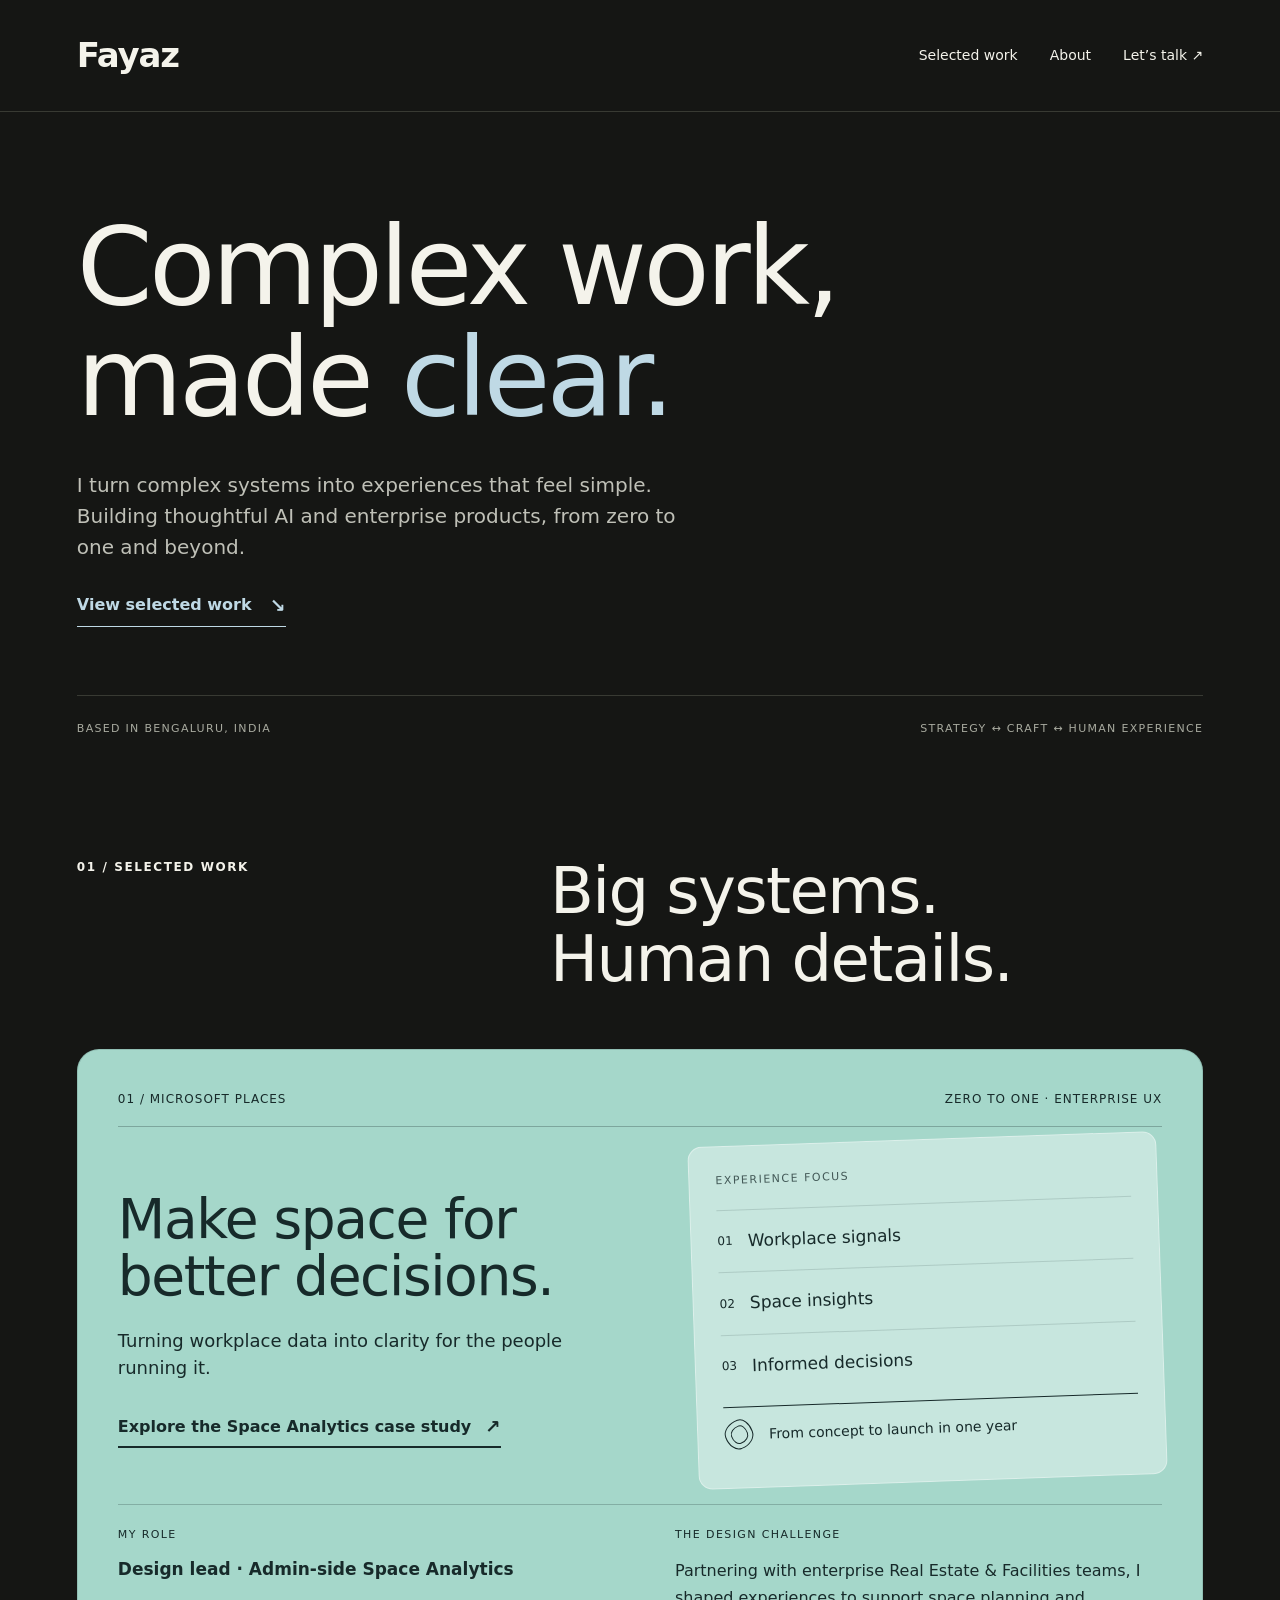
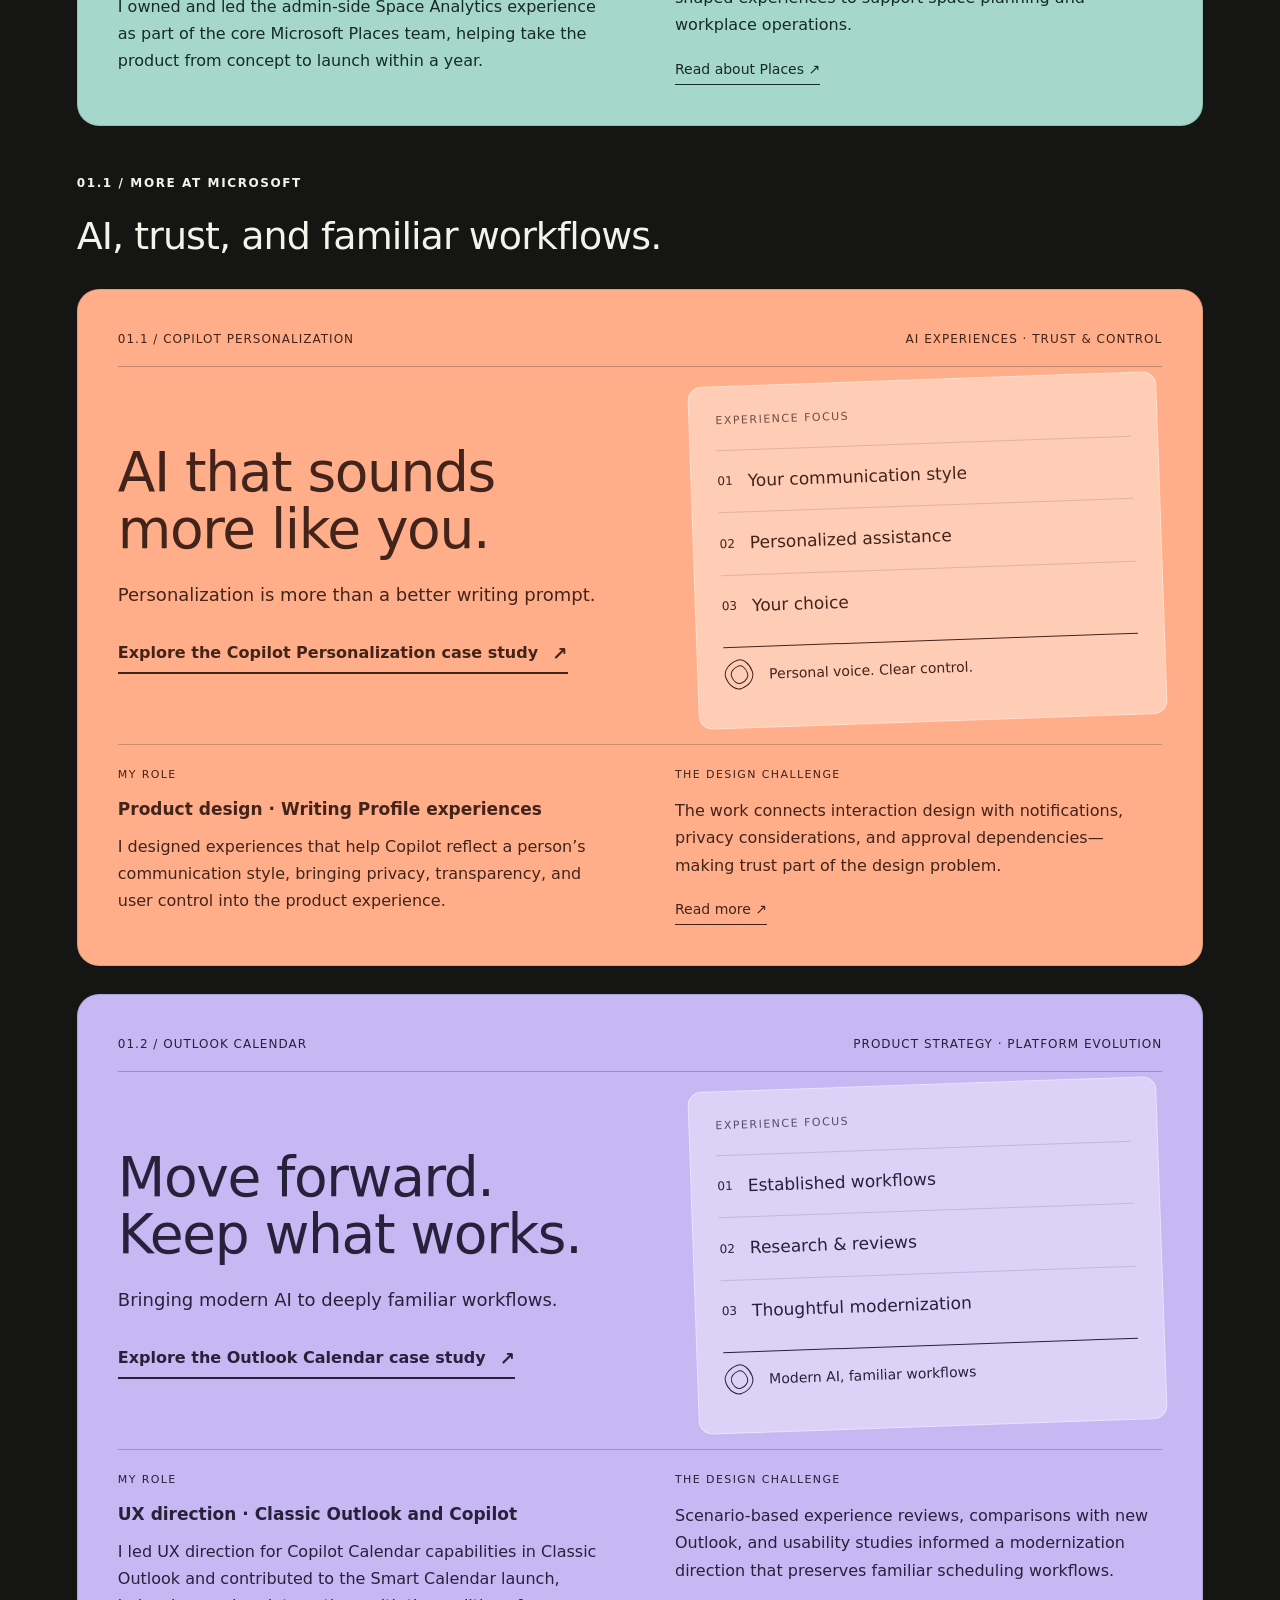
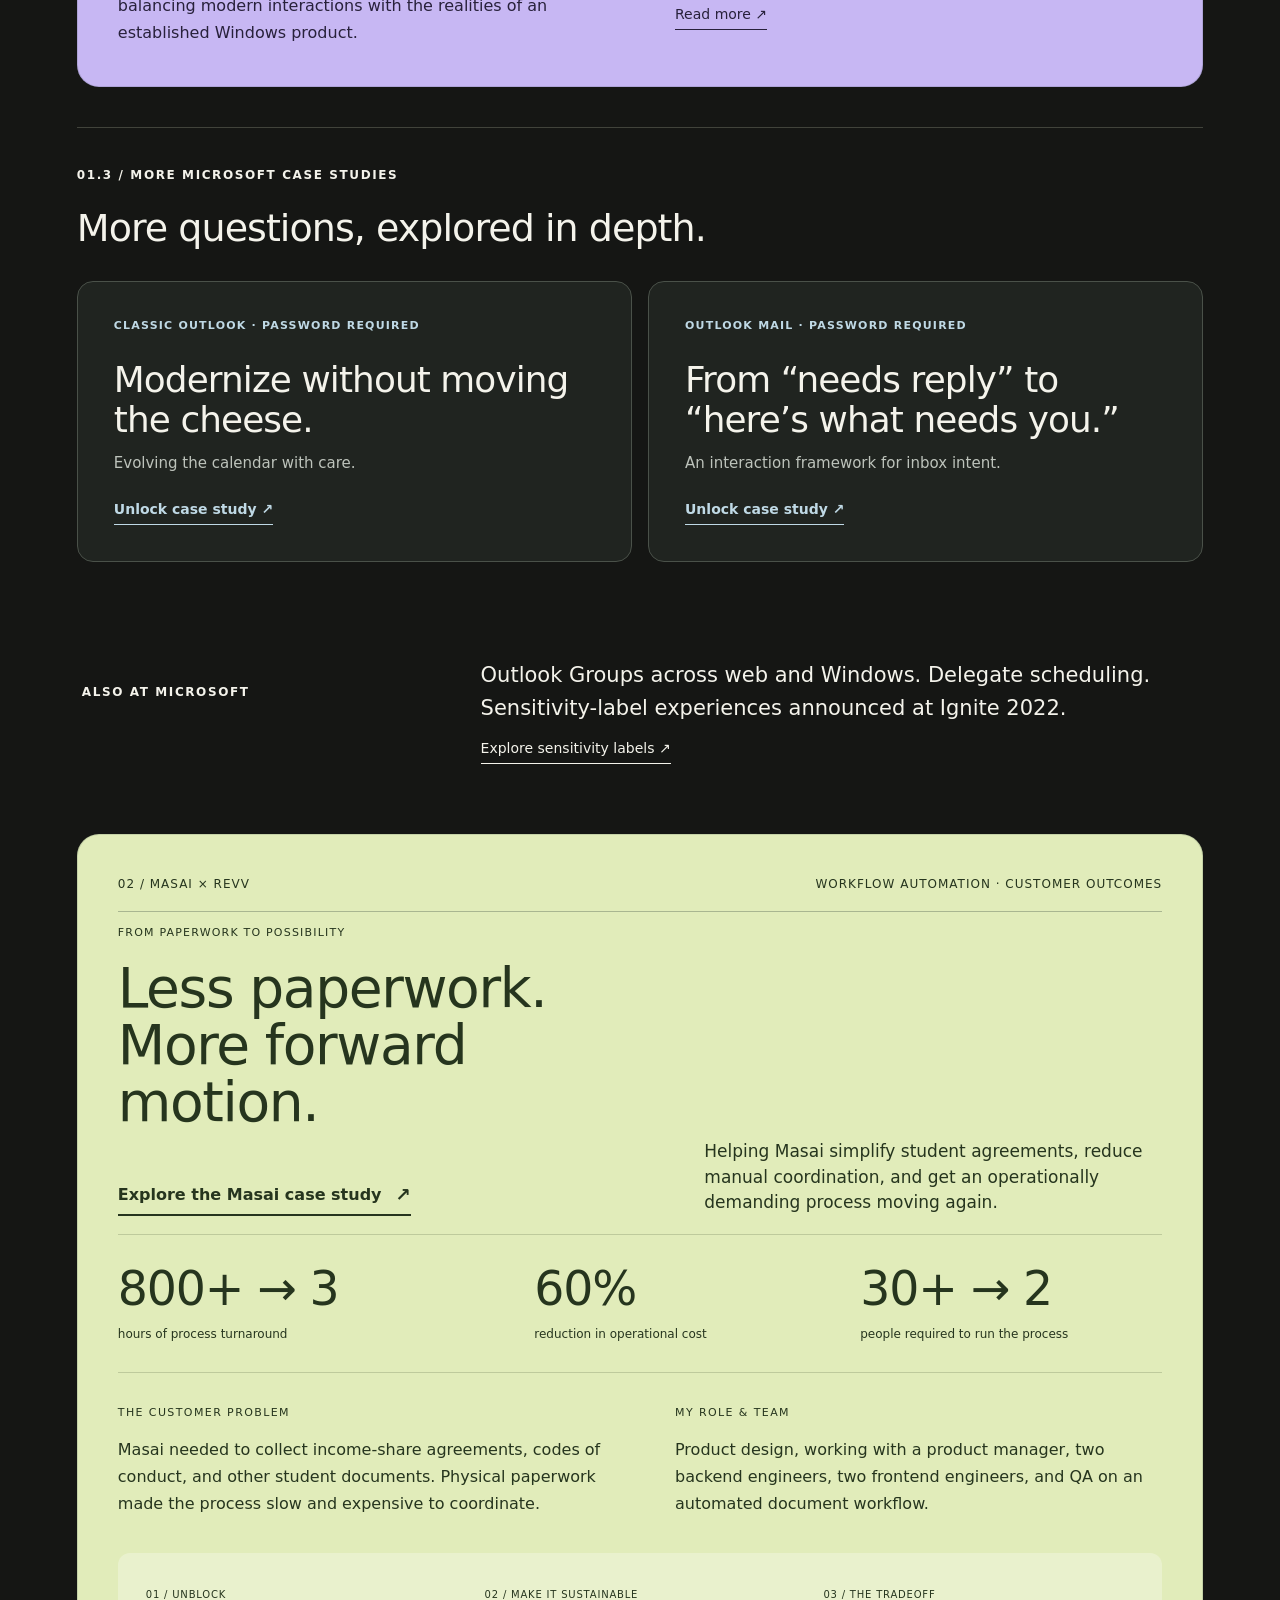
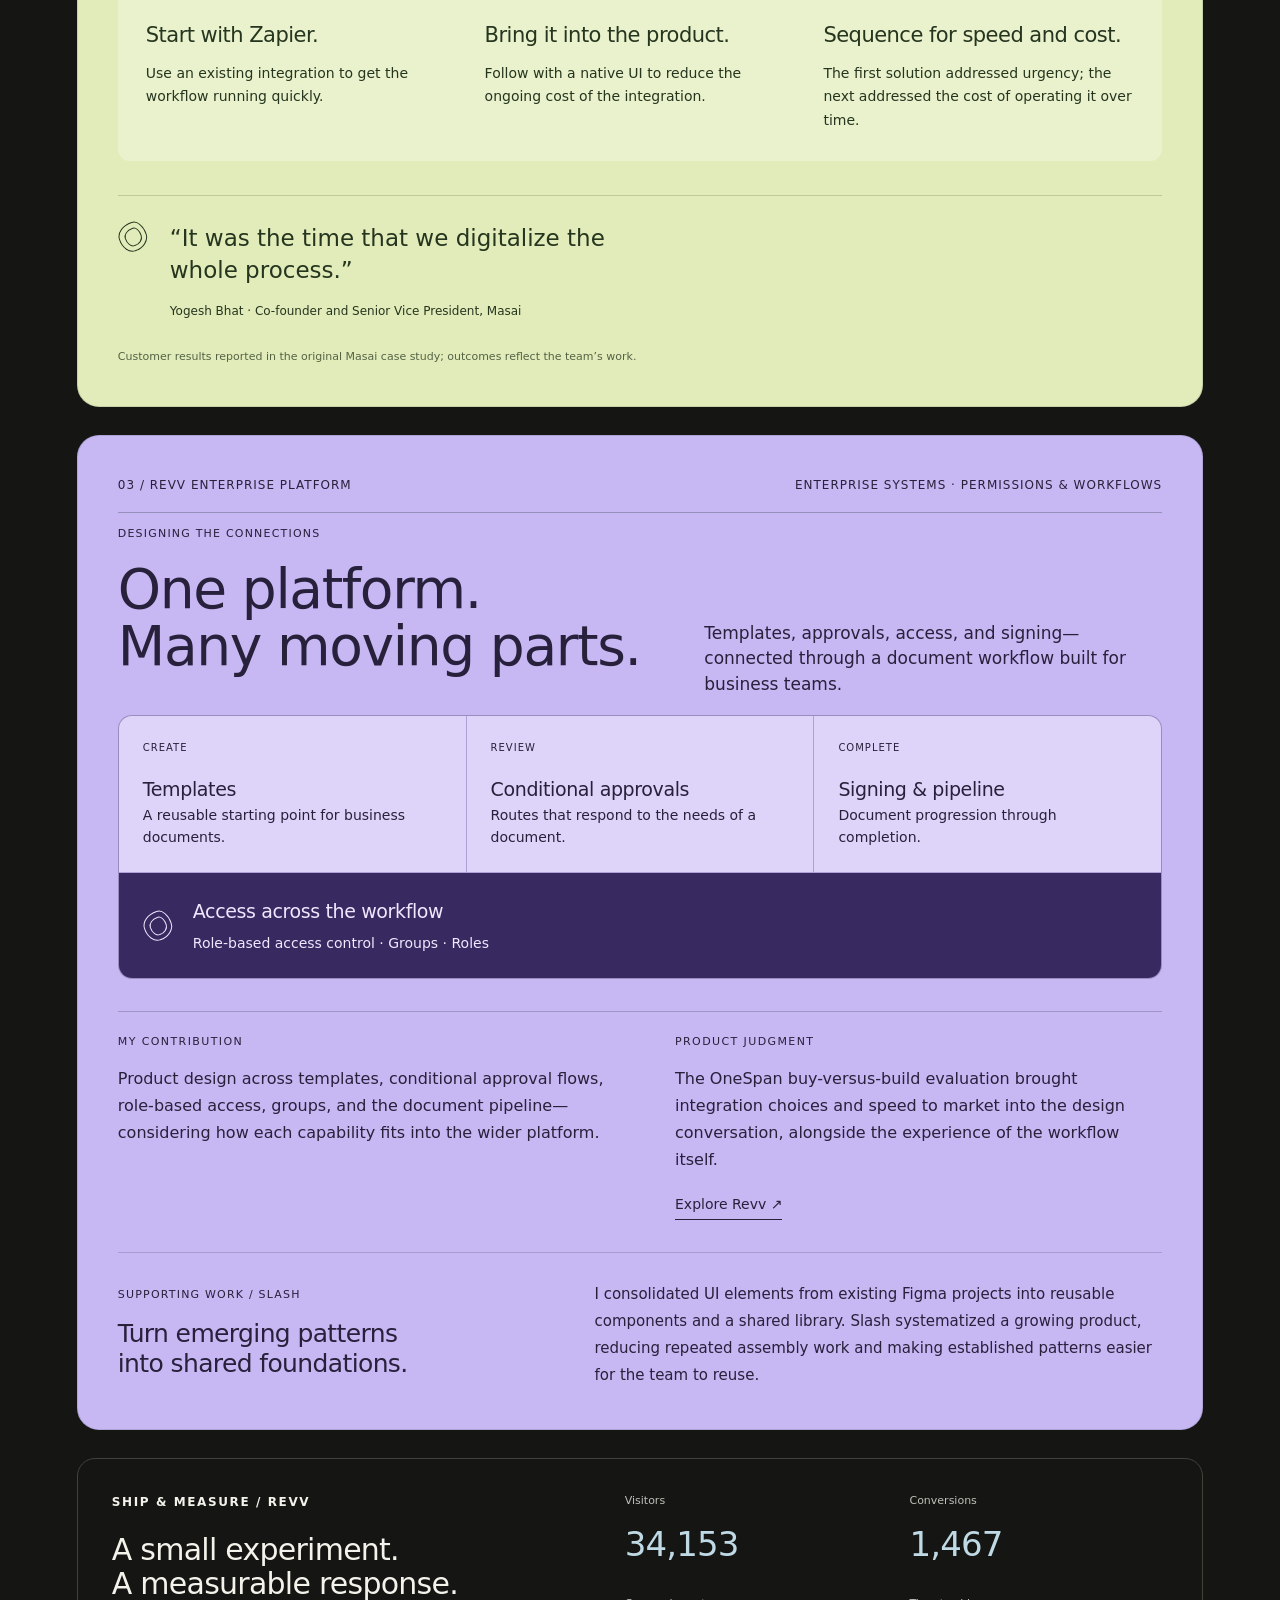
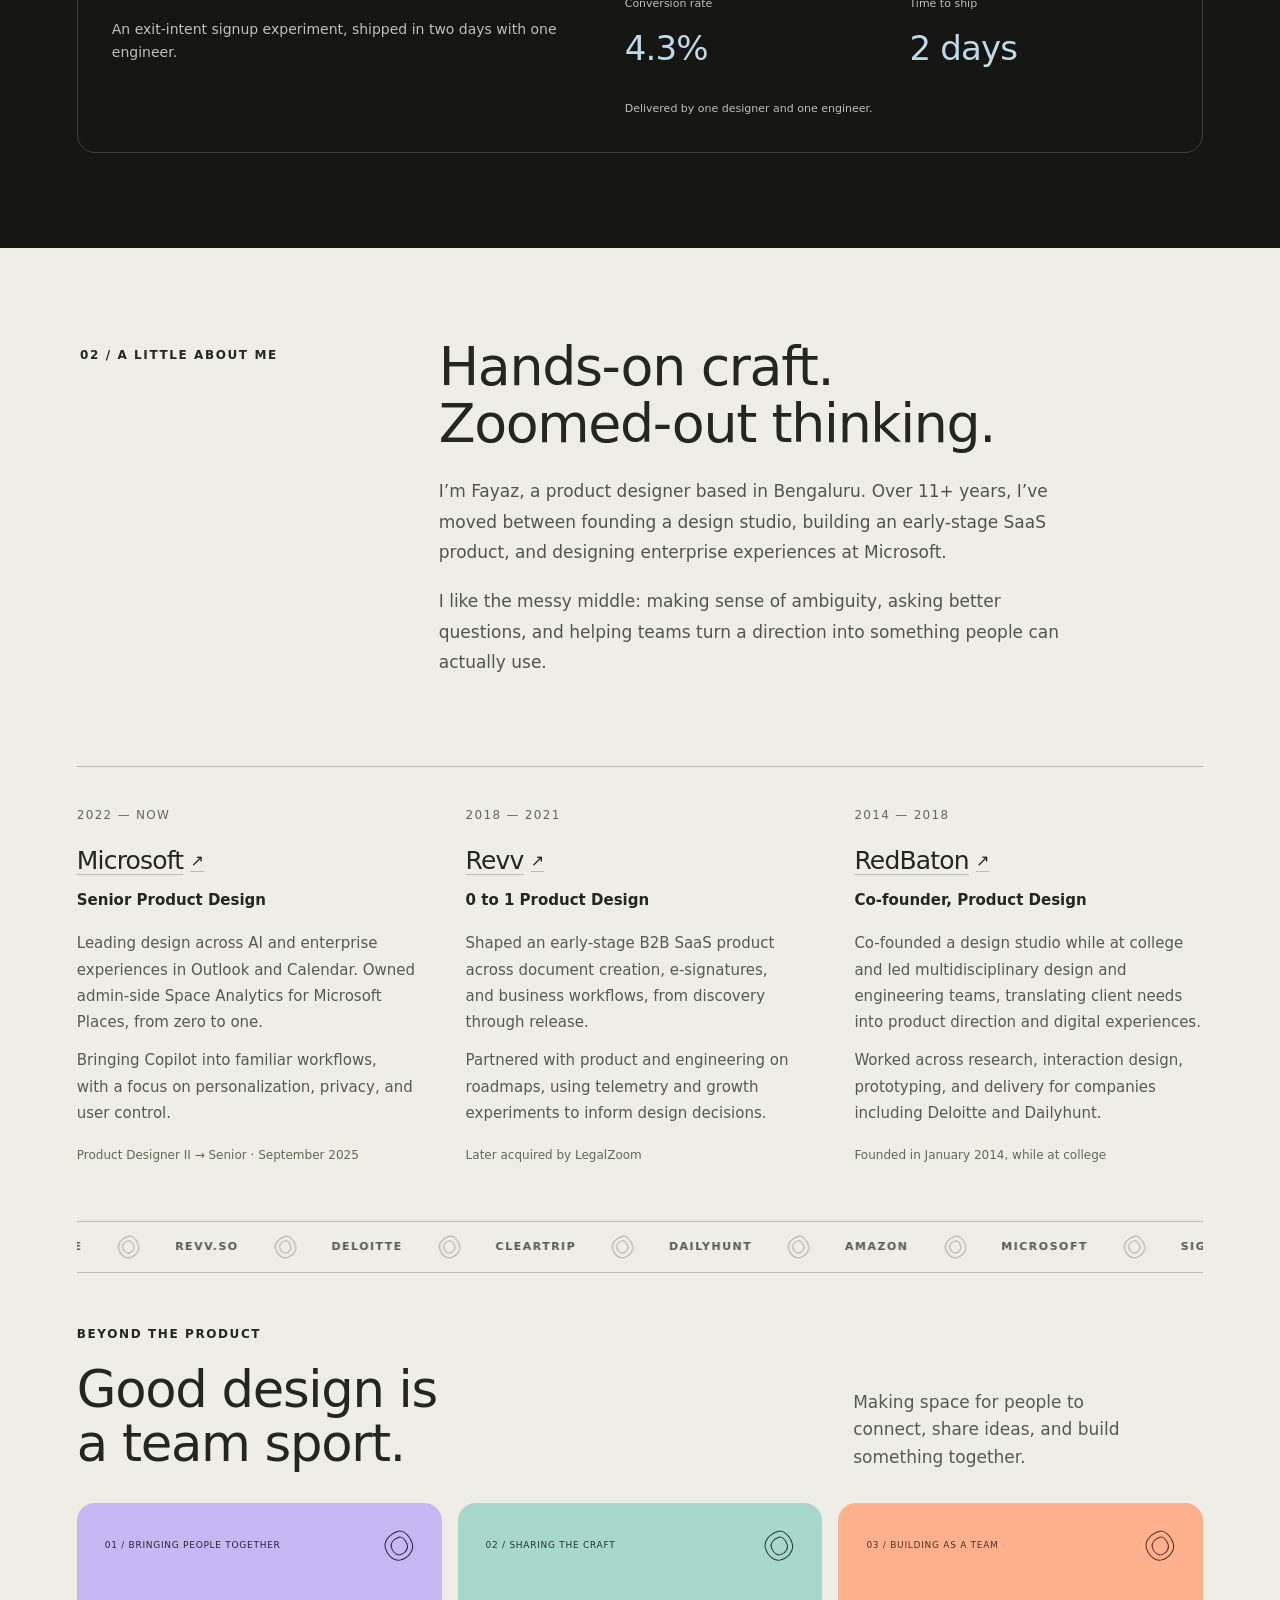
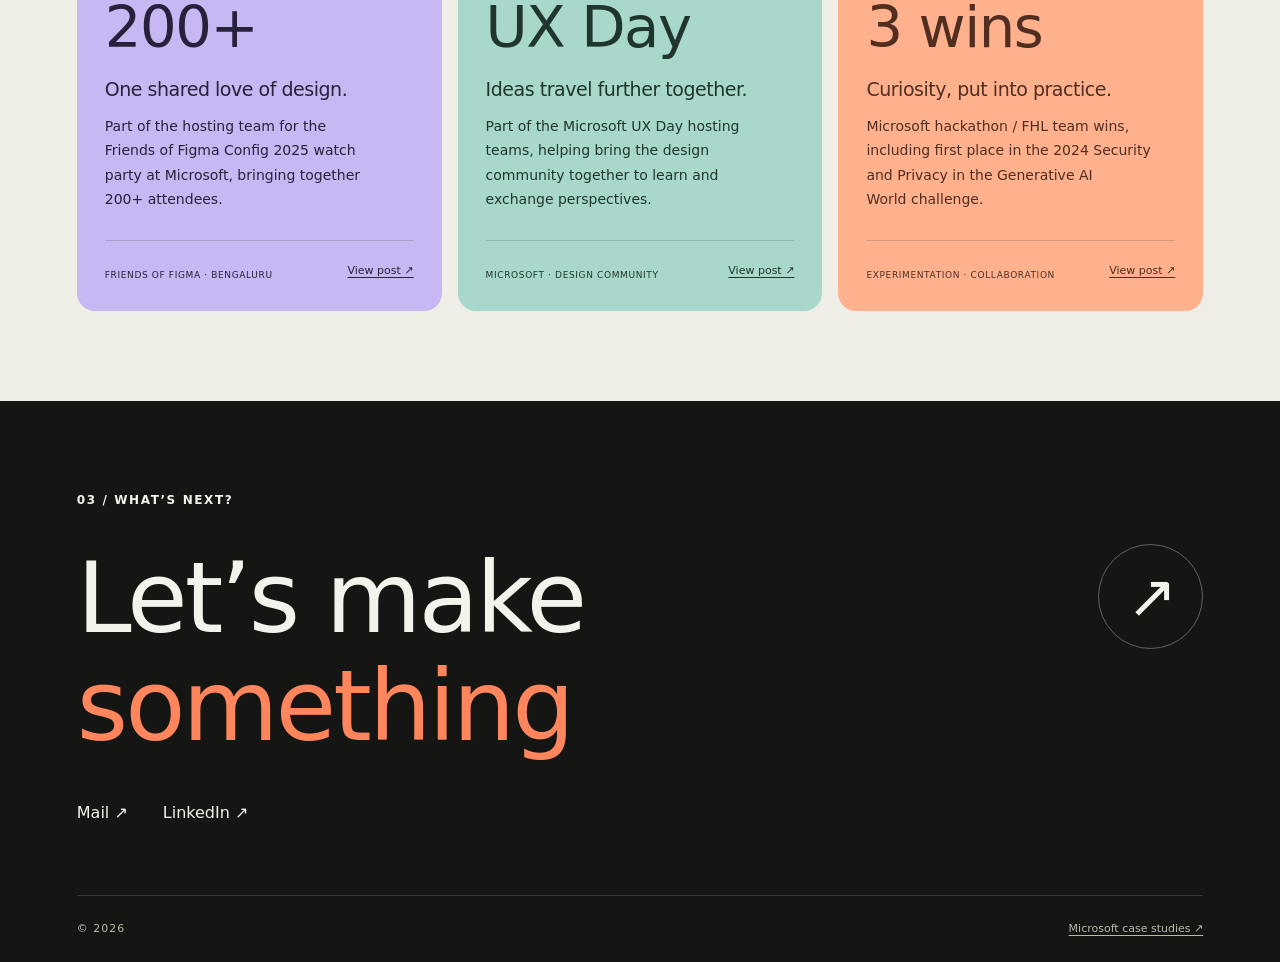
<file: index.html>
<!doctype html>
<html lang="en">
  <head>
    <meta charset="UTF-8" />
    <meta name="viewport" content="width=device-width, initial-scale=1.0" />
    <meta http-equiv="Content-Security-Policy" content="default-src 'self'; script-src 'self'; style-src 'self' 'unsafe-inline'; img-src 'self' data:; font-src 'self'; connect-src 'none'; object-src 'none'; base-uri 'none'; form-action 'none'" />
    <meta name="referrer" content="no-referrer" />
    <meta name="theme-color" content="#151614" />
    <title>Fayaz — Product Designer</title>
    <meta name="description" content="Designing clarity in complex systems. Selected work across Microsoft Places, Copilot and Outlook by Fayaz PK." />
    <link rel="canonical" href="https://fayazpk06.github.io/" />
    <link rel="icon" type="image/svg+xml" href="./favicon.svg" />
    <meta property="og:title" content="Fayaz — Product Designer" />
    <meta property="og:description" content="Designing clarity in complex systems. Selected work across Microsoft Places, Copilot and Outlook." />
    <meta property="og:type" content="website" />
    <meta property="og:url" content="https://fayazpk06.github.io/" />
    <script type="module" crossorigin src="./assets/home-DdIbFsm_.js"></script>
    <link rel="modulepreload" crossorigin href="./assets/globals-ioyMMulf.js">
    <link rel="stylesheet" crossorigin href="./assets/globals-CvRmNJHa.css"><link rel="stylesheet" href="./assets/work-card-layout.css">
  </head>
  <body>
    <div id="root"><main id="top" tabindex="-1"><a class="skip" href="#work">Skip to selected work</a><nav class="nav" aria-label="Main navigation"><a class="wordmark" href="#top" aria-label="Fayaz home">Fayaz</a><div><a href="#work">Selected work</a><a href="#about">About</a><a href="#contact">Let’s talk ↗</a></div></nav><section class="hero"><h1>Complex work,<br/>made <em>clear.</em></h1><div class="hero-bottom"><p>I turn complex systems into experiences that feel simple. Building thoughtful AI and enterprise products, from zero to one and beyond.</p><a class="button" href="#work">View selected work <span>↘</span></a></div><div class="hero-meta"><span>BASED IN BENGALURU, INDIA</span><span>STRATEGY ↔ CRAFT ↔ HUMAN EXPERIENCE</span></div></section><section id="work" class="work" tabindex="-1"><div class="section-title reveal"><p class="eyebrow">01 / SELECTED WORK</p><h2>Big systems.<br/>Human details.</h2></div><article class="project reveal places"><div class="project-top"><span>0<!-- -->1<!-- --> / <!-- -->MICROSOFT PLACES</span><span>ZERO TO ONE · ENTERPRISE UX</span></div><div class="project-main"><div><h3><span>Make space for<br/></span><span>better decisions.<br/></span></h3><p class="project-desc">Turning workplace data into clarity for the people running it.</p><a class="case-study-cta places-cta" href="./places/">Explore the Space Analytics case study <span aria-hidden="true">↗</span></a></div><div class="flow"><span class="flow-label">EXPERIENCE FOCUS</span><div class="flow-row"><span class="step-index">0<!-- -->1</span><span>Workplace signals</span></div><div class="flow-row"><span class="step-index">0<!-- -->2</span><span>Space insights</span></div><div class="flow-row"><span class="step-index">0<!-- -->3</span><span>Informed decisions</span></div><div class="flow-result"><span aria-hidden="true" class="organic-mark organic-mini"><span class="organic-ring"></span><span class="organic-ring"></span></span>From concept to launch in one year</div></div></div><div class="project-detail"><div><h4>MY ROLE</h4><strong>Design lead · Admin-side Space Analytics</strong><p>I owned and led the admin-side Space Analytics experience as part of the core Microsoft Places team, helping take the product from concept to launch within a year.</p></div><div><h4>THE DESIGN CHALLENGE</h4><p>Partnering with enterprise Real Estate &amp; Facilities teams, I shaped experiences to support space planning and workplace operations.</p><a class="text-link" href="https://www.theverge.com/2024/5/13/24155204/microsoft-places-ai-hybrid-office-feature" target="_blank" rel="noopener noreferrer" aria-label="Read about Places (opens in a new tab)">Read about Places<!-- --> ↗</a></div></div></article><section class="microsoft-more reveal" aria-labelledby="microsoft-more-title"><div class="work-subheading"><p class="eyebrow">01.1 / MORE AT MICROSOFT</p><h3 id="microsoft-more-title">AI, trust, and familiar workflows.</h3></div><div class="microsoft-full-width"><article class="project copilot"><div class="project-top"><span>01.<!-- -->1<!-- --> / <!-- -->COPILOT PERSONALIZATION</span><span>AI EXPERIENCES · TRUST &amp; CONTROL</span></div><div class="project-main"><div><h3><span>AI that sounds<br/></span><span>more like you.<br/></span></h3><p class="project-desc">Personalization is more than a better writing prompt.</p><a class="case-study-cta" href="./microsoft-work/copilot-personalization/">Explore the Copilot Personalization case study <span aria-hidden="true">↗</span></a></div><div class="flow"><span class="flow-label">EXPERIENCE FOCUS</span><div class="flow-row"><span class="step-index">0<!-- -->1</span><span>Your communication style</span></div><div class="flow-row"><span class="step-index">0<!-- -->2</span><span>Personalized assistance</span></div><div class="flow-row"><span class="step-index">0<!-- -->3</span><span>Your choice</span></div><div class="flow-result"><span aria-hidden="true" class="organic-mark organic-mini"><span class="organic-ring"></span><span class="organic-ring"></span></span>Personal voice. Clear control.</div></div></div><div class="project-detail"><div><h4>MY ROLE</h4><strong>Product design · Writing Profile experiences</strong><p>I designed experiences that help Copilot reflect a person’s communication style, bringing privacy, transparency, and user control into the product experience.</p></div><div><h4>THE DESIGN CHALLENGE</h4><p>The work connects interaction design with notifications, privacy considerations, and approval dependencies—making trust part of the design problem.</p><a class="text-link" href="https://support.microsoft.com/en-us/outlook/copilot-pages/draft-an-email-message-with-copilot-in-outlook" target="_blank" rel="noopener noreferrer" aria-label="Read more about Copilot Personalization (opens in a new tab)">Read more<!-- --> ↗</a></div></div></article><article class="project calendar"><div class="project-top"><span>01.<!-- -->2<!-- --> / <!-- -->OUTLOOK CALENDAR</span><span>PRODUCT STRATEGY · PLATFORM EVOLUTION</span></div><div class="project-main"><div><h3><span>Move forward.<br/></span><span>Keep what works.<br/></span></h3><p class="project-desc">Bringing modern AI to deeply familiar workflows.</p><a class="case-study-cta" href="./microsoft-work/copilot-outlook-calendar/">Explore the Outlook Calendar case study <span aria-hidden="true">↗</span></a></div><div class="flow"><span class="flow-label">EXPERIENCE FOCUS</span><div class="flow-row"><span class="step-index">0<!-- -->1</span><span>Established workflows</span></div><div class="flow-row"><span class="step-index">0<!-- -->2</span><span>Research &amp; reviews</span></div><div class="flow-row"><span class="step-index">0<!-- -->3</span><span>Thoughtful modernization</span></div><div class="flow-result"><span aria-hidden="true" class="organic-mark organic-mini"><span class="organic-ring"></span><span class="organic-ring"></span></span>Modern AI, familiar workflows</div></div></div><div class="project-detail"><div><h4>MY ROLE</h4><strong>UX direction · Classic Outlook and Copilot</strong><p>I led UX direction for Copilot Calendar capabilities in Classic Outlook and contributed to the Smart Calendar launch, balancing modern interactions with the realities of an established Windows product.</p></div><div><h4>THE DESIGN CHALLENGE</h4><p>Scenario-based experience reviews, comparisons with new Outlook, and usability studies informed a modernization direction that preserves familiar scheduling workflows.</p><a class="text-link" href="https://techcommunity.microsoft.com/blog/outlook/copilot-is-now-available-in-classic-outlook-for-windows/4164427" target="_blank" rel="noopener noreferrer" aria-label="Read more about Outlook Calendar (opens in a new tab)">Read more<!-- --> ↗</a></div></div></article></div></section><section class="microsoft-archive reveal" aria-labelledby="microsoft-archive-title"><div class="work-subheading"><p class="eyebrow">01.3 / MORE MICROSOFT CASE STUDIES</p><h3 id="microsoft-archive-title">More questions, explored in depth.</h3></div><div class="archive-grid"><a class="archive-card" href="./microsoft-work/outlook-calendar-modernization/"><span class="archive-meta">CLASSIC OUTLOOK · PASSWORD REQUIRED</span><h4>Modernize without moving the cheese.</h4><p>Evolving the calendar with care.</p><span class="archive-link">Unlock case study ↗</span></a><a class="archive-card" href="./microsoft-work/ai-inbox-triage/"><span class="archive-meta">OUTLOOK MAIL · PASSWORD REQUIRED</span><h4>From “needs reply” to “here’s what needs you.”</h4><p>An interaction framework for inbox intent.</p><span class="archive-link">Unlock case study ↗</span></a></div></section><div class="also reveal"><span class="eyebrow">ALSO AT MICROSOFT</span><p>Outlook Groups across web and Windows. Delegate scheduling. Sensitivity-label experiences announced at Ignite 2022.</p><a class="text-link" href="https://learn.microsoft.com/en-us/purview/sensitivity-labels-meetings" target="_blank" rel="noreferrer">Explore sensitivity labels ↗</a></div><article id="masai" class="project masai reveal"><div class="project-top"><span>02 / MASAI × REVV</span><span>WORKFLOW AUTOMATION · CUSTOMER OUTCOMES</span></div><div class="case-heading"><div><p class="case-kicker">FROM PAPERWORK TO POSSIBILITY</p><h3>Less paperwork.<br/>More forward motion.</h3><a class="case-study-cta" href="./masai/">Explore the Masai case study <span aria-hidden="true">↗</span></a></div><p>Helping Masai simplify student agreements, reduce manual coordination, and get an operationally demanding process moving again.</p></div><div class="case-metrics"><div><strong>800+ → 3</strong><span>hours of process turnaround</span></div><div><strong>60%</strong><span>reduction in operational cost</span></div><div><strong>30+ → 2</strong><span>people required to run the process</span></div></div><div class="project-detail"><div><h4>THE CUSTOMER PROBLEM</h4><p>Masai needed to collect income-share agreements, codes of conduct, and other student documents. Physical paperwork made the process slow and expensive to coordinate.</p></div><div><h4>MY ROLE &amp; TEAM</h4><p>Product design, working with a product manager, two backend engineers, two frontend engineers, and QA on an automated document workflow.</p></div></div><div class="decision-path"><div><span>01 / UNBLOCK</span><h4>Start with Zapier.</h4><p>Use an existing integration to get the workflow running quickly.</p></div><div><span>02 / MAKE IT SUSTAINABLE</span><h4>Bring it into the product.</h4><p>Follow with a native UI to reduce the ongoing cost of the integration.</p></div><div><span>03 / THE TRADEOFF</span><h4>Sequence for speed and cost.</h4><p>The first solution addressed urgency; the next addressed the cost of operating it over time.</p></div></div><blockquote class="customer-quote"><span aria-hidden="true" class="organic-mark organic-mini"><span class="organic-ring"></span><span class="organic-ring"></span></span><div><p>“It was the time that we digitalize the whole process.”</p><cite>Yogesh Bhat · Co-founder and Senior Vice President, Masai</cite></div></blockquote><p class="case-source">Customer results reported in the original Masai case study; outcomes reflect the team’s work.</p></article><article id="revv-platform" class="project revv-platform reveal"><div class="project-top"><span>03 / REVV ENTERPRISE PLATFORM</span><span>ENTERPRISE SYSTEMS · PERMISSIONS &amp; WORKFLOWS</span></div><div class="case-heading"><div><p class="case-kicker">DESIGNING THE CONNECTIONS</p><h3>One platform.<br/>Many moving parts.</h3></div><p>Templates, approvals, access, and signing—connected through a document workflow built for business teams.</p></div><div class="platform-map"><div><span>CREATE</span><strong>Templates</strong><p>A reusable starting point for business documents.</p></div><div><span>REVIEW</span><strong>Conditional approvals</strong><p>Routes that respond to the needs of a document.</p></div><div><span>COMPLETE</span><strong>Signing &amp; pipeline</strong><p>Document progression through completion.</p></div><div class="permission-layer"><span aria-hidden="true" class="organic-mark organic-mini"><span class="organic-ring"></span><span class="organic-ring"></span></span><div><strong>Access across the workflow</strong><p>Role-based access control · Groups · Roles</p></div></div></div><div class="project-detail"><div><h4>MY CONTRIBUTION</h4><p>Product design across templates, conditional approval flows, role-based access, groups, and the document pipeline—considering how each capability fits into the wider platform.</p></div><div><h4>PRODUCT JUDGMENT</h4><p>The OneSpan buy-versus-build evaluation brought integration choices and speed to market into the design conversation, alongside the experience of the workflow itself.</p><a class="text-link" href="https://www.revv.so/" target="_blank" rel="noreferrer">Explore Revv ↗</a></div></div><div class="supporting-work"><div class="supporting-intro"><span class="case-kicker">SUPPORTING WORK / SLASH</span><h4>Turn emerging patterns<br/>into shared foundations.</h4></div><p>I consolidated UI elements from existing Figma projects into reusable components and a shared library. Slash systematized a growing product, reducing repeated assembly work and making established patterns easier for the team to reuse.</p></div></article><section class="experiment reveal" aria-labelledby="experiment-title"><div><p class="eyebrow">SHIP &amp; MEASURE / REVV</p><h3 id="experiment-title">A small experiment.<br/>A measurable response.</h3><p>An exit-intent signup experiment, shipped in two days with one engineer.</p></div><div><dl class="experiment-metrics"><div><dt>Visitors</dt><dd>34,153</dd></div><div><dt>Conversions</dt><dd>1,467</dd></div><div><dt>Conversion rate</dt><dd>4.3%</dd></div><div><dt>Time to ship</dt><dd>2 days</dd></div></dl><p class="experiment-note">Delivered by one designer and one engineer.</p></div></section></section><section id="about" class="about"><div class="about-inner"><div class="about-copy reveal"><p class="eyebrow">02 / A LITTLE ABOUT ME</p><h2>Hands-on craft.<br/>Zoomed-out thinking.</h2><p>I’m Fayaz, a product designer based in Bengaluru. Over 11+ years, I’ve moved between founding a design studio, building an early-stage SaaS product, and designing enterprise experiences at Microsoft.</p><p>I like the messy middle: making sense of ambiguity, asking better questions, and helping teams turn a direction into something people can actually use.</p></div></div><div class="timeline reveal"><div><span>2022 — NOW</span><h3><a class="company-link" href="https://www.microsoft.com/en/microsoft-365/outlook/email-and-calendar-software-microsoft-outlook" target="_blank" rel="noreferrer">Microsoft <span aria-hidden="true">↗</span></a></h3><p class="role-title">Senior Product Design</p><p class="role-summary">Leading design across AI and enterprise experiences in Outlook and Calendar. Owned admin-side Space Analytics for Microsoft Places, from zero to one.</p><p class="role-summary">Bringing Copilot into familiar workflows, with a focus on personalization, privacy, and user control.</p><small>Product Designer II → Senior · September 2025</small></div><div><span>2018 — 2021</span><h3><a class="company-link" href="https://www.revv.so/" target="_blank" rel="noreferrer">Revv <span aria-hidden="true">↗</span></a></h3><p class="role-title">0 to 1 Product Design</p><p class="role-summary">Shaped an early-stage B2B SaaS product across document creation, e-signatures, and business workflows, from discovery through release.</p><p class="role-summary">Partnered with product and engineering on roadmaps, using telemetry and growth experiments to inform design decisions.</p><small>Later acquired by LegalZoom</small></div><div><span>2014 — 2018</span><h3><a class="company-link" href="https://redbaton.digital/" target="_blank" rel="noreferrer">RedBaton <span aria-hidden="true">↗</span></a></h3><p class="role-title">Co-founder, Product Design</p><p class="role-summary">Co-founded a design studio while at college and led multidisciplinary design and engineering teams, translating client needs into product direction and digital experiences.</p><p class="role-summary">Worked across research, interaction design, prototyping, and delivery for companies including Deloitte and Dailyhunt.</p><small>Founded in January 2014, while at college</small></div></div><section class="ticker" aria-label="Companies, collaborators, and design expertise"><p class="ticker-sr">Companies and collaborators: <!-- -->Mindtickle, Revv.so, Deloitte, Cleartrip, Dailyhunt, Amazon, Microsoft, SignEasy, BYJU’s, Capillary, BigBasket, Chai Point, Babajob, BlueStone, greytHR, RedBaton<!-- -->. Expertise: <!-- -->B2B SaaS, AI Forward Designs, Product Integrations, Brand Building, Enterprise UX, Zero to One, Product Strategy, Human-Centered Design, User Research, Interaction Design, Information Architecture, Rapid Prototyping, Growth Experiments, Workflow Automation, Cross-Platform Experiences, Privacy &amp; Trust<!-- -->.</p><div class="ticker-track" aria-hidden="true"><span><span>MINDTICKLE<!-- --> <b class="ticker-mark"><span aria-hidden="true" class="organic-mark organic-mini"><span class="organic-ring"></span><span class="organic-ring"></span></span></b> </span><span>REVV.SO<!-- --> <b class="ticker-mark"><span aria-hidden="true" class="organic-mark organic-mini"><span class="organic-ring"></span><span class="organic-ring"></span></span></b> </span><span>DELOITTE<!-- --> <b class="ticker-mark"><span aria-hidden="true" class="organic-mark organic-mini"><span class="organic-ring"></span><span class="organic-ring"></span></span></b> </span><span>CLEARTRIP<!-- --> <b class="ticker-mark"><span aria-hidden="true" class="organic-mark organic-mini"><span class="organic-ring"></span><span class="organic-ring"></span></span></b> </span><span>DAILYHUNT<!-- --> <b class="ticker-mark"><span aria-hidden="true" class="organic-mark organic-mini"><span class="organic-ring"></span><span class="organic-ring"></span></span></b> </span><span>AMAZON<!-- --> <b class="ticker-mark"><span aria-hidden="true" class="organic-mark organic-mini"><span class="organic-ring"></span><span class="organic-ring"></span></span></b> </span><span>MICROSOFT<!-- --> <b class="ticker-mark"><span aria-hidden="true" class="organic-mark organic-mini"><span class="organic-ring"></span><span class="organic-ring"></span></span></b> </span><span>SIGNEASY<!-- --> <b class="ticker-mark"><span aria-hidden="true" class="organic-mark organic-mini"><span class="organic-ring"></span><span class="organic-ring"></span></span></b> </span><span>BYJU’S<!-- --> <b class="ticker-mark"><span aria-hidden="true" class="organic-mark organic-mini"><span class="organic-ring"></span><span class="organic-ring"></span></span></b> </span><span>CAPILLARY<!-- --> <b class="ticker-mark"><span aria-hidden="true" class="organic-mark organic-mini"><span class="organic-ring"></span><span class="organic-ring"></span></span></b> </span><span>BIGBASKET<!-- --> <b class="ticker-mark"><span aria-hidden="true" class="organic-mark organic-mini"><span class="organic-ring"></span><span class="organic-ring"></span></span></b> </span><span>CHAI POINT<!-- --> <b class="ticker-mark"><span aria-hidden="true" class="organic-mark organic-mini"><span class="organic-ring"></span><span class="organic-ring"></span></span></b> </span><span>BABAJOB<!-- --> <b class="ticker-mark"><span aria-hidden="true" class="organic-mark organic-mini"><span class="organic-ring"></span><span class="organic-ring"></span></span></b> </span><span>BLUESTONE<!-- --> <b class="ticker-mark"><span aria-hidden="true" class="organic-mark organic-mini"><span class="organic-ring"></span><span class="organic-ring"></span></span></b> </span><span>GREYTHR<!-- --> <b class="ticker-mark"><span aria-hidden="true" class="organic-mark organic-mini"><span class="organic-ring"></span><span class="organic-ring"></span></span></b> </span><span>REDBATON<!-- --> <b class="ticker-mark"><span aria-hidden="true" class="organic-mark organic-mini"><span class="organic-ring"></span><span class="organic-ring"></span></span></b> </span><span>B2B SAAS<!-- --> <b class="ticker-mark"><span aria-hidden="true" class="organic-mark organic-mini"><span class="organic-ring"></span><span class="organic-ring"></span></span></b> </span><span>AI FORWARD DESIGNS<!-- --> <b class="ticker-mark"><span aria-hidden="true" class="organic-mark organic-mini"><span class="organic-ring"></span><span class="organic-ring"></span></span></b> </span><span>PRODUCT INTEGRATIONS<!-- --> <b class="ticker-mark"><span aria-hidden="true" class="organic-mark organic-mini"><span class="organic-ring"></span><span class="organic-ring"></span></span></b> </span><span>BRAND BUILDING<!-- --> <b class="ticker-mark"><span aria-hidden="true" class="organic-mark organic-mini"><span class="organic-ring"></span><span class="organic-ring"></span></span></b> </span><span>ENTERPRISE UX<!-- --> <b class="ticker-mark"><span aria-hidden="true" class="organic-mark organic-mini"><span class="organic-ring"></span><span class="organic-ring"></span></span></b> </span><span>ZERO TO ONE<!-- --> <b class="ticker-mark"><span aria-hidden="true" class="organic-mark organic-mini"><span class="organic-ring"></span><span class="organic-ring"></span></span></b> </span><span>PRODUCT STRATEGY<!-- --> <b class="ticker-mark"><span aria-hidden="true" class="organic-mark organic-mini"><span class="organic-ring"></span><span class="organic-ring"></span></span></b> </span><span>HUMAN-CENTERED DESIGN<!-- --> <b class="ticker-mark"><span aria-hidden="true" class="organic-mark organic-mini"><span class="organic-ring"></span><span class="organic-ring"></span></span></b> </span><span>USER RESEARCH<!-- --> <b class="ticker-mark"><span aria-hidden="true" class="organic-mark organic-mini"><span class="organic-ring"></span><span class="organic-ring"></span></span></b> </span><span>INTERACTION DESIGN<!-- --> <b class="ticker-mark"><span aria-hidden="true" class="organic-mark organic-mini"><span class="organic-ring"></span><span class="organic-ring"></span></span></b> </span><span>INFORMATION ARCHITECTURE<!-- --> <b class="ticker-mark"><span aria-hidden="true" class="organic-mark organic-mini"><span class="organic-ring"></span><span class="organic-ring"></span></span></b> </span><span>RAPID PROTOTYPING<!-- --> <b class="ticker-mark"><span aria-hidden="true" class="organic-mark organic-mini"><span class="organic-ring"></span><span class="organic-ring"></span></span></b> </span><span>GROWTH EXPERIMENTS<!-- --> <b class="ticker-mark"><span aria-hidden="true" class="organic-mark organic-mini"><span class="organic-ring"></span><span class="organic-ring"></span></span></b> </span><span>WORKFLOW AUTOMATION<!-- --> <b class="ticker-mark"><span aria-hidden="true" class="organic-mark organic-mini"><span class="organic-ring"></span><span class="organic-ring"></span></span></b> </span><span>CROSS-PLATFORM EXPERIENCES<!-- --> <b class="ticker-mark"><span aria-hidden="true" class="organic-mark organic-mini"><span class="organic-ring"></span><span class="organic-ring"></span></span></b> </span><span>PRIVACY &amp; TRUST<!-- --> <b class="ticker-mark"><span aria-hidden="true" class="organic-mark organic-mini"><span class="organic-ring"></span><span class="organic-ring"></span></span></b> </span></span><span><span>MINDTICKLE<!-- --> <b class="ticker-mark"><span aria-hidden="true" class="organic-mark organic-mini"><span class="organic-ring"></span><span class="organic-ring"></span></span></b> </span><span>REVV.SO<!-- --> <b class="ticker-mark"><span aria-hidden="true" class="organic-mark organic-mini"><span class="organic-ring"></span><span class="organic-ring"></span></span></b> </span><span>DELOITTE<!-- --> <b class="ticker-mark"><span aria-hidden="true" class="organic-mark organic-mini"><span class="organic-ring"></span><span class="organic-ring"></span></span></b> </span><span>CLEARTRIP<!-- --> <b class="ticker-mark"><span aria-hidden="true" class="organic-mark organic-mini"><span class="organic-ring"></span><span class="organic-ring"></span></span></b> </span><span>DAILYHUNT<!-- --> <b class="ticker-mark"><span aria-hidden="true" class="organic-mark organic-mini"><span class="organic-ring"></span><span class="organic-ring"></span></span></b> </span><span>AMAZON<!-- --> <b class="ticker-mark"><span aria-hidden="true" class="organic-mark organic-mini"><span class="organic-ring"></span><span class="organic-ring"></span></span></b> </span><span>MICROSOFT<!-- --> <b class="ticker-mark"><span aria-hidden="true" class="organic-mark organic-mini"><span class="organic-ring"></span><span class="organic-ring"></span></span></b> </span><span>SIGNEASY<!-- --> <b class="ticker-mark"><span aria-hidden="true" class="organic-mark organic-mini"><span class="organic-ring"></span><span class="organic-ring"></span></span></b> </span><span>BYJU’S<!-- --> <b class="ticker-mark"><span aria-hidden="true" class="organic-mark organic-mini"><span class="organic-ring"></span><span class="organic-ring"></span></span></b> </span><span>CAPILLARY<!-- --> <b class="ticker-mark"><span aria-hidden="true" class="organic-mark organic-mini"><span class="organic-ring"></span><span class="organic-ring"></span></span></b> </span><span>BIGBASKET<!-- --> <b class="ticker-mark"><span aria-hidden="true" class="organic-mark organic-mini"><span class="organic-ring"></span><span class="organic-ring"></span></span></b> </span><span>CHAI POINT<!-- --> <b class="ticker-mark"><span aria-hidden="true" class="organic-mark organic-mini"><span class="organic-ring"></span><span class="organic-ring"></span></span></b> </span><span>BABAJOB<!-- --> <b class="ticker-mark"><span aria-hidden="true" class="organic-mark organic-mini"><span class="organic-ring"></span><span class="organic-ring"></span></span></b> </span><span>BLUESTONE<!-- --> <b class="ticker-mark"><span aria-hidden="true" class="organic-mark organic-mini"><span class="organic-ring"></span><span class="organic-ring"></span></span></b> </span><span>GREYTHR<!-- --> <b class="ticker-mark"><span aria-hidden="true" class="organic-mark organic-mini"><span class="organic-ring"></span><span class="organic-ring"></span></span></b> </span><span>REDBATON<!-- --> <b class="ticker-mark"><span aria-hidden="true" class="organic-mark organic-mini"><span class="organic-ring"></span><span class="organic-ring"></span></span></b> </span><span>B2B SAAS<!-- --> <b class="ticker-mark"><span aria-hidden="true" class="organic-mark organic-mini"><span class="organic-ring"></span><span class="organic-ring"></span></span></b> </span><span>AI FORWARD DESIGNS<!-- --> <b class="ticker-mark"><span aria-hidden="true" class="organic-mark organic-mini"><span class="organic-ring"></span><span class="organic-ring"></span></span></b> </span><span>PRODUCT INTEGRATIONS<!-- --> <b class="ticker-mark"><span aria-hidden="true" class="organic-mark organic-mini"><span class="organic-ring"></span><span class="organic-ring"></span></span></b> </span><span>BRAND BUILDING<!-- --> <b class="ticker-mark"><span aria-hidden="true" class="organic-mark organic-mini"><span class="organic-ring"></span><span class="organic-ring"></span></span></b> </span><span>ENTERPRISE UX<!-- --> <b class="ticker-mark"><span aria-hidden="true" class="organic-mark organic-mini"><span class="organic-ring"></span><span class="organic-ring"></span></span></b> </span><span>ZERO TO ONE<!-- --> <b class="ticker-mark"><span aria-hidden="true" class="organic-mark organic-mini"><span class="organic-ring"></span><span class="organic-ring"></span></span></b> </span><span>PRODUCT STRATEGY<!-- --> <b class="ticker-mark"><span aria-hidden="true" class="organic-mark organic-mini"><span class="organic-ring"></span><span class="organic-ring"></span></span></b> </span><span>HUMAN-CENTERED DESIGN<!-- --> <b class="ticker-mark"><span aria-hidden="true" class="organic-mark organic-mini"><span class="organic-ring"></span><span class="organic-ring"></span></span></b> </span><span>USER RESEARCH<!-- --> <b class="ticker-mark"><span aria-hidden="true" class="organic-mark organic-mini"><span class="organic-ring"></span><span class="organic-ring"></span></span></b> </span><span>INTERACTION DESIGN<!-- --> <b class="ticker-mark"><span aria-hidden="true" class="organic-mark organic-mini"><span class="organic-ring"></span><span class="organic-ring"></span></span></b> </span><span>INFORMATION ARCHITECTURE<!-- --> <b class="ticker-mark"><span aria-hidden="true" class="organic-mark organic-mini"><span class="organic-ring"></span><span class="organic-ring"></span></span></b> </span><span>RAPID PROTOTYPING<!-- --> <b class="ticker-mark"><span aria-hidden="true" class="organic-mark organic-mini"><span class="organic-ring"></span><span class="organic-ring"></span></span></b> </span><span>GROWTH EXPERIMENTS<!-- --> <b class="ticker-mark"><span aria-hidden="true" class="organic-mark organic-mini"><span class="organic-ring"></span><span class="organic-ring"></span></span></b> </span><span>WORKFLOW AUTOMATION<!-- --> <b class="ticker-mark"><span aria-hidden="true" class="organic-mark organic-mini"><span class="organic-ring"></span><span class="organic-ring"></span></span></b> </span><span>CROSS-PLATFORM EXPERIENCES<!-- --> <b class="ticker-mark"><span aria-hidden="true" class="organic-mark organic-mini"><span class="organic-ring"></span><span class="organic-ring"></span></span></b> </span><span>PRIVACY &amp; TRUST<!-- --> <b class="ticker-mark"><span aria-hidden="true" class="organic-mark organic-mini"><span class="organic-ring"></span><span class="organic-ring"></span></span></b> </span></span><span><span>MINDTICKLE<!-- --> <b class="ticker-mark"><span aria-hidden="true" class="organic-mark organic-mini"><span class="organic-ring"></span><span class="organic-ring"></span></span></b> </span><span>REVV.SO<!-- --> <b class="ticker-mark"><span aria-hidden="true" class="organic-mark organic-mini"><span class="organic-ring"></span><span class="organic-ring"></span></span></b> </span><span>DELOITTE<!-- --> <b class="ticker-mark"><span aria-hidden="true" class="organic-mark organic-mini"><span class="organic-ring"></span><span class="organic-ring"></span></span></b> </span><span>CLEARTRIP<!-- --> <b class="ticker-mark"><span aria-hidden="true" class="organic-mark organic-mini"><span class="organic-ring"></span><span class="organic-ring"></span></span></b> </span><span>DAILYHUNT<!-- --> <b class="ticker-mark"><span aria-hidden="true" class="organic-mark organic-mini"><span class="organic-ring"></span><span class="organic-ring"></span></span></b> </span><span>AMAZON<!-- --> <b class="ticker-mark"><span aria-hidden="true" class="organic-mark organic-mini"><span class="organic-ring"></span><span class="organic-ring"></span></span></b> </span><span>MICROSOFT<!-- --> <b class="ticker-mark"><span aria-hidden="true" class="organic-mark organic-mini"><span class="organic-ring"></span><span class="organic-ring"></span></span></b> </span><span>SIGNEASY<!-- --> <b class="ticker-mark"><span aria-hidden="true" class="organic-mark organic-mini"><span class="organic-ring"></span><span class="organic-ring"></span></span></b> </span><span>BYJU’S<!-- --> <b class="ticker-mark"><span aria-hidden="true" class="organic-mark organic-mini"><span class="organic-ring"></span><span class="organic-ring"></span></span></b> </span><span>CAPILLARY<!-- --> <b class="ticker-mark"><span aria-hidden="true" class="organic-mark organic-mini"><span class="organic-ring"></span><span class="organic-ring"></span></span></b> </span><span>BIGBASKET<!-- --> <b class="ticker-mark"><span aria-hidden="true" class="organic-mark organic-mini"><span class="organic-ring"></span><span class="organic-ring"></span></span></b> </span><span>CHAI POINT<!-- --> <b class="ticker-mark"><span aria-hidden="true" class="organic-mark organic-mini"><span class="organic-ring"></span><span class="organic-ring"></span></span></b> </span><span>BABAJOB<!-- --> <b class="ticker-mark"><span aria-hidden="true" class="organic-mark organic-mini"><span class="organic-ring"></span><span class="organic-ring"></span></span></b> </span><span>BLUESTONE<!-- --> <b class="ticker-mark"><span aria-hidden="true" class="organic-mark organic-mini"><span class="organic-ring"></span><span class="organic-ring"></span></span></b> </span><span>GREYTHR<!-- --> <b class="ticker-mark"><span aria-hidden="true" class="organic-mark organic-mini"><span class="organic-ring"></span><span class="organic-ring"></span></span></b> </span><span>REDBATON<!-- --> <b class="ticker-mark"><span aria-hidden="true" class="organic-mark organic-mini"><span class="organic-ring"></span><span class="organic-ring"></span></span></b> </span><span>B2B SAAS<!-- --> <b class="ticker-mark"><span aria-hidden="true" class="organic-mark organic-mini"><span class="organic-ring"></span><span class="organic-ring"></span></span></b> </span><span>AI FORWARD DESIGNS<!-- --> <b class="ticker-mark"><span aria-hidden="true" class="organic-mark organic-mini"><span class="organic-ring"></span><span class="organic-ring"></span></span></b> </span><span>PRODUCT INTEGRATIONS<!-- --> <b class="ticker-mark"><span aria-hidden="true" class="organic-mark organic-mini"><span class="organic-ring"></span><span class="organic-ring"></span></span></b> </span><span>BRAND BUILDING<!-- --> <b class="ticker-mark"><span aria-hidden="true" class="organic-mark organic-mini"><span class="organic-ring"></span><span class="organic-ring"></span></span></b> </span><span>ENTERPRISE UX<!-- --> <b class="ticker-mark"><span aria-hidden="true" class="organic-mark organic-mini"><span class="organic-ring"></span><span class="organic-ring"></span></span></b> </span><span>ZERO TO ONE<!-- --> <b class="ticker-mark"><span aria-hidden="true" class="organic-mark organic-mini"><span class="organic-ring"></span><span class="organic-ring"></span></span></b> </span><span>PRODUCT STRATEGY<!-- --> <b class="ticker-mark"><span aria-hidden="true" class="organic-mark organic-mini"><span class="organic-ring"></span><span class="organic-ring"></span></span></b> </span><span>HUMAN-CENTERED DESIGN<!-- --> <b class="ticker-mark"><span aria-hidden="true" class="organic-mark organic-mini"><span class="organic-ring"></span><span class="organic-ring"></span></span></b> </span><span>USER RESEARCH<!-- --> <b class="ticker-mark"><span aria-hidden="true" class="organic-mark organic-mini"><span class="organic-ring"></span><span class="organic-ring"></span></span></b> </span><span>INTERACTION DESIGN<!-- --> <b class="ticker-mark"><span aria-hidden="true" class="organic-mark organic-mini"><span class="organic-ring"></span><span class="organic-ring"></span></span></b> </span><span>INFORMATION ARCHITECTURE<!-- --> <b class="ticker-mark"><span aria-hidden="true" class="organic-mark organic-mini"><span class="organic-ring"></span><span class="organic-ring"></span></span></b> </span><span>RAPID PROTOTYPING<!-- --> <b class="ticker-mark"><span aria-hidden="true" class="organic-mark organic-mini"><span class="organic-ring"></span><span class="organic-ring"></span></span></b> </span><span>GROWTH EXPERIMENTS<!-- --> <b class="ticker-mark"><span aria-hidden="true" class="organic-mark organic-mini"><span class="organic-ring"></span><span class="organic-ring"></span></span></b> </span><span>WORKFLOW AUTOMATION<!-- --> <b class="ticker-mark"><span aria-hidden="true" class="organic-mark organic-mini"><span class="organic-ring"></span><span class="organic-ring"></span></span></b> </span><span>CROSS-PLATFORM EXPERIENCES<!-- --> <b class="ticker-mark"><span aria-hidden="true" class="organic-mark organic-mini"><span class="organic-ring"></span><span class="organic-ring"></span></span></b> </span><span>PRIVACY &amp; TRUST<!-- --> <b class="ticker-mark"><span aria-hidden="true" class="organic-mark organic-mini"><span class="organic-ring"></span><span class="organic-ring"></span></span></b> </span></span><span><span>MINDTICKLE<!-- --> <b class="ticker-mark"><span aria-hidden="true" class="organic-mark organic-mini"><span class="organic-ring"></span><span class="organic-ring"></span></span></b> </span><span>REVV.SO<!-- --> <b class="ticker-mark"><span aria-hidden="true" class="organic-mark organic-mini"><span class="organic-ring"></span><span class="organic-ring"></span></span></b> </span><span>DELOITTE<!-- --> <b class="ticker-mark"><span aria-hidden="true" class="organic-mark organic-mini"><span class="organic-ring"></span><span class="organic-ring"></span></span></b> </span><span>CLEARTRIP<!-- --> <b class="ticker-mark"><span aria-hidden="true" class="organic-mark organic-mini"><span class="organic-ring"></span><span class="organic-ring"></span></span></b> </span><span>DAILYHUNT<!-- --> <b class="ticker-mark"><span aria-hidden="true" class="organic-mark organic-mini"><span class="organic-ring"></span><span class="organic-ring"></span></span></b> </span><span>AMAZON<!-- --> <b class="ticker-mark"><span aria-hidden="true" class="organic-mark organic-mini"><span class="organic-ring"></span><span class="organic-ring"></span></span></b> </span><span>MICROSOFT<!-- --> <b class="ticker-mark"><span aria-hidden="true" class="organic-mark organic-mini"><span class="organic-ring"></span><span class="organic-ring"></span></span></b> </span><span>SIGNEASY<!-- --> <b class="ticker-mark"><span aria-hidden="true" class="organic-mark organic-mini"><span class="organic-ring"></span><span class="organic-ring"></span></span></b> </span><span>BYJU’S<!-- --> <b class="ticker-mark"><span aria-hidden="true" class="organic-mark organic-mini"><span class="organic-ring"></span><span class="organic-ring"></span></span></b> </span><span>CAPILLARY<!-- --> <b class="ticker-mark"><span aria-hidden="true" class="organic-mark organic-mini"><span class="organic-ring"></span><span class="organic-ring"></span></span></b> </span><span>BIGBASKET<!-- --> <b class="ticker-mark"><span aria-hidden="true" class="organic-mark organic-mini"><span class="organic-ring"></span><span class="organic-ring"></span></span></b> </span><span>CHAI POINT<!-- --> <b class="ticker-mark"><span aria-hidden="true" class="organic-mark organic-mini"><span class="organic-ring"></span><span class="organic-ring"></span></span></b> </span><span>BABAJOB<!-- --> <b class="ticker-mark"><span aria-hidden="true" class="organic-mark organic-mini"><span class="organic-ring"></span><span class="organic-ring"></span></span></b> </span><span>BLUESTONE<!-- --> <b class="ticker-mark"><span aria-hidden="true" class="organic-mark organic-mini"><span class="organic-ring"></span><span class="organic-ring"></span></span></b> </span><span>GREYTHR<!-- --> <b class="ticker-mark"><span aria-hidden="true" class="organic-mark organic-mini"><span class="organic-ring"></span><span class="organic-ring"></span></span></b> </span><span>REDBATON<!-- --> <b class="ticker-mark"><span aria-hidden="true" class="organic-mark organic-mini"><span class="organic-ring"></span><span class="organic-ring"></span></span></b> </span><span>B2B SAAS<!-- --> <b class="ticker-mark"><span aria-hidden="true" class="organic-mark organic-mini"><span class="organic-ring"></span><span class="organic-ring"></span></span></b> </span><span>AI FORWARD DESIGNS<!-- --> <b class="ticker-mark"><span aria-hidden="true" class="organic-mark organic-mini"><span class="organic-ring"></span><span class="organic-ring"></span></span></b> </span><span>PRODUCT INTEGRATIONS<!-- --> <b class="ticker-mark"><span aria-hidden="true" class="organic-mark organic-mini"><span class="organic-ring"></span><span class="organic-ring"></span></span></b> </span><span>BRAND BUILDING<!-- --> <b class="ticker-mark"><span aria-hidden="true" class="organic-mark organic-mini"><span class="organic-ring"></span><span class="organic-ring"></span></span></b> </span><span>ENTERPRISE UX<!-- --> <b class="ticker-mark"><span aria-hidden="true" class="organic-mark organic-mini"><span class="organic-ring"></span><span class="organic-ring"></span></span></b> </span><span>ZERO TO ONE<!-- --> <b class="ticker-mark"><span aria-hidden="true" class="organic-mark organic-mini"><span class="organic-ring"></span><span class="organic-ring"></span></span></b> </span><span>PRODUCT STRATEGY<!-- --> <b class="ticker-mark"><span aria-hidden="true" class="organic-mark organic-mini"><span class="organic-ring"></span><span class="organic-ring"></span></span></b> </span><span>HUMAN-CENTERED DESIGN<!-- --> <b class="ticker-mark"><span aria-hidden="true" class="organic-mark organic-mini"><span class="organic-ring"></span><span class="organic-ring"></span></span></b> </span><span>USER RESEARCH<!-- --> <b class="ticker-mark"><span aria-hidden="true" class="organic-mark organic-mini"><span class="organic-ring"></span><span class="organic-ring"></span></span></b> </span><span>INTERACTION DESIGN<!-- --> <b class="ticker-mark"><span aria-hidden="true" class="organic-mark organic-mini"><span class="organic-ring"></span><span class="organic-ring"></span></span></b> </span><span>INFORMATION ARCHITECTURE<!-- --> <b class="ticker-mark"><span aria-hidden="true" class="organic-mark organic-mini"><span class="organic-ring"></span><span class="organic-ring"></span></span></b> </span><span>RAPID PROTOTYPING<!-- --> <b class="ticker-mark"><span aria-hidden="true" class="organic-mark organic-mini"><span class="organic-ring"></span><span class="organic-ring"></span></span></b> </span><span>GROWTH EXPERIMENTS<!-- --> <b class="ticker-mark"><span aria-hidden="true" class="organic-mark organic-mini"><span class="organic-ring"></span><span class="organic-ring"></span></span></b> </span><span>WORKFLOW AUTOMATION<!-- --> <b class="ticker-mark"><span aria-hidden="true" class="organic-mark organic-mini"><span class="organic-ring"></span><span class="organic-ring"></span></span></b> </span><span>CROSS-PLATFORM EXPERIENCES<!-- --> <b class="ticker-mark"><span aria-hidden="true" class="organic-mark organic-mini"><span class="organic-ring"></span><span class="organic-ring"></span></span></b> </span><span>PRIVACY &amp; TRUST<!-- --> <b class="ticker-mark"><span aria-hidden="true" class="organic-mark organic-mini"><span class="organic-ring"></span><span class="organic-ring"></span></span></b> </span></span></div><button type="button" class="ticker-arrow ticker-arrow-left" aria-label="Scroll text left" title="Scroll text left — hover or hold to speed up"><span aria-hidden="true">←</span></button><button type="button" class="ticker-arrow ticker-arrow-right" aria-label="Scroll text right" title="Scroll text right — hover or hold to speed up"><span aria-hidden="true">→</span></button></section><div class="community reveal"><div class="community-heading"><div><p class="eyebrow">BEYOND THE PRODUCT</p><h3>Good design is<br/>a team sport.</h3></div><p>Making space for people to connect, share ideas, and build something together.</p></div><div class="community-cards"><article class="community-card community-figma"><div class="community-card-top"><span>01 / BRINGING PEOPLE TOGETHER</span><span aria-hidden="true" class="organic-mark organic-mini"><span class="organic-ring"></span><span class="organic-ring"></span></span></div><strong class="community-stat">200+</strong><h4>One shared love of design.</h4><p>Part of the hosting team for the Friends of Figma Config 2025 watch party at Microsoft, bringing together 200+ attendees.</p><div class="community-card-footer"><span class="community-tag">FRIENDS OF FIGMA · BENGALURU</span><a class="community-post-link" href="https://www.linkedin.com/posts/shivangiiitb_config-2025-ugcPost-7327712217737375746-DNGO?utm_source=share&amp;utm_medium=member_desktop&amp;rcm=ACoAABSn2uIBha9IByiHrwlSNq_3mX8GJ8fWBQo" target="_blank" rel="noreferrer" aria-label="View post about Friends of Figma on LinkedIn (opens in a new tab)">View post ↗</a></div></article><article class="community-card community-ux"><div class="community-card-top"><span>02 / SHARING THE CRAFT</span><span aria-hidden="true" class="organic-mark organic-mini"><span class="organic-ring"></span><span class="organic-ring"></span></span></div><strong class="community-stat">UX Day</strong><h4>Ideas travel further together.</h4><p>Part of the Microsoft UX Day hosting teams, helping bring the design community together to learn and exchange perspectives.</p><div class="community-card-footer"><span class="community-tag">MICROSOFT · DESIGN COMMUNITY</span><a class="community-post-link" href="https://www.linkedin.com/posts/nanhoriya_uxday2025-theaishift-innovation-ugcPost-7304876848939745280-YNaR?utm_source=share&amp;utm_medium=member_desktop&amp;rcm=ACoAABSn2uIBha9IByiHrwlSNq_3mX8GJ8fWBQo" target="_blank" rel="noreferrer" aria-label="View post about Microsoft UX Day on LinkedIn (opens in a new tab)">View post ↗</a></div></article><article class="community-card community-wins"><div class="community-card-top"><span>03 / BUILDING AS A TEAM</span><span aria-hidden="true" class="organic-mark organic-mini"><span class="organic-ring"></span><span class="organic-ring"></span></span></div><strong class="community-stat">3 wins</strong><h4>Curiosity, put into practice.</h4><p>Microsoft hackathon / FHL team wins, including first place in the 2024 Security and Privacy in the Generative AI World challenge.</p><div class="community-card-footer"><span class="community-tag">EXPERIMENTATION · COLLABORATION</span><a class="community-post-link" href="https://www.linkedin.com/posts/activity-7217429996951281665-uf7Q?utm_source=share&amp;utm_medium=member_desktop&amp;rcm=ACoAABSn2uIBha9IByiHrwlSNq_3mX8GJ8fWBQo" target="_blank" rel="noreferrer" aria-label="View post about the Microsoft hackathon win on LinkedIn (opens in a new tab)">View post ↗</a></div></article></div></div></section><footer id="contact"><p class="eyebrow">03 / WHAT’S NEXT?</p><h2 aria-label="Let’s make something matter."><span aria-hidden="true">Let’s make<br/></span><em class="animated-footer-line"><span aria-hidden="true">something </span><span class="rotating-word" aria-hidden="true"><span class="rotating-word-sizer">click<!-- -->.</span><span class="rotating-word-sizer">elevate<!-- -->.</span><span class="rotating-word-sizer">fly<!-- -->.</span><span class="rotating-word-sizer">magic<!-- -->.</span><span class="rotating-word-sizer">convert<!-- -->.</span><span class="rotating-word-sizer">matter<!-- -->.</span><span class="rotating-word-sizer">stick<!-- -->.</span><span class="rotating-word-sizer">shine<!-- -->.</span><span class="rotating-word-sizer">grow<!-- -->.</span><span class="rotating-word-sizer">last<!-- -->.</span><span class="rotating-word-value">click<!-- -->.</span></span></em><a href="mailto:fayazpk06@gmail.com" aria-label="Email Fayaz" class="contact-arrow">↗</a></h2><div class="contact-links"><a href="mailto:fayazpk06@gmail.com">Mail ↗</a><a href="https://www.linkedin.com/in/fayazpk06/" target="_blank" rel="noreferrer">LinkedIn ↗</a></div><div class="footer-meta"><span>© <!-- -->2026</span><a href="./microsoft-work/" style="font-size:11px;letter-spacing:0;text-transform:none;text-decoration:underline;text-underline-offset:3px">Microsoft case studies ↗</a></div></footer></main></div>
  </body>
</html>
</file>
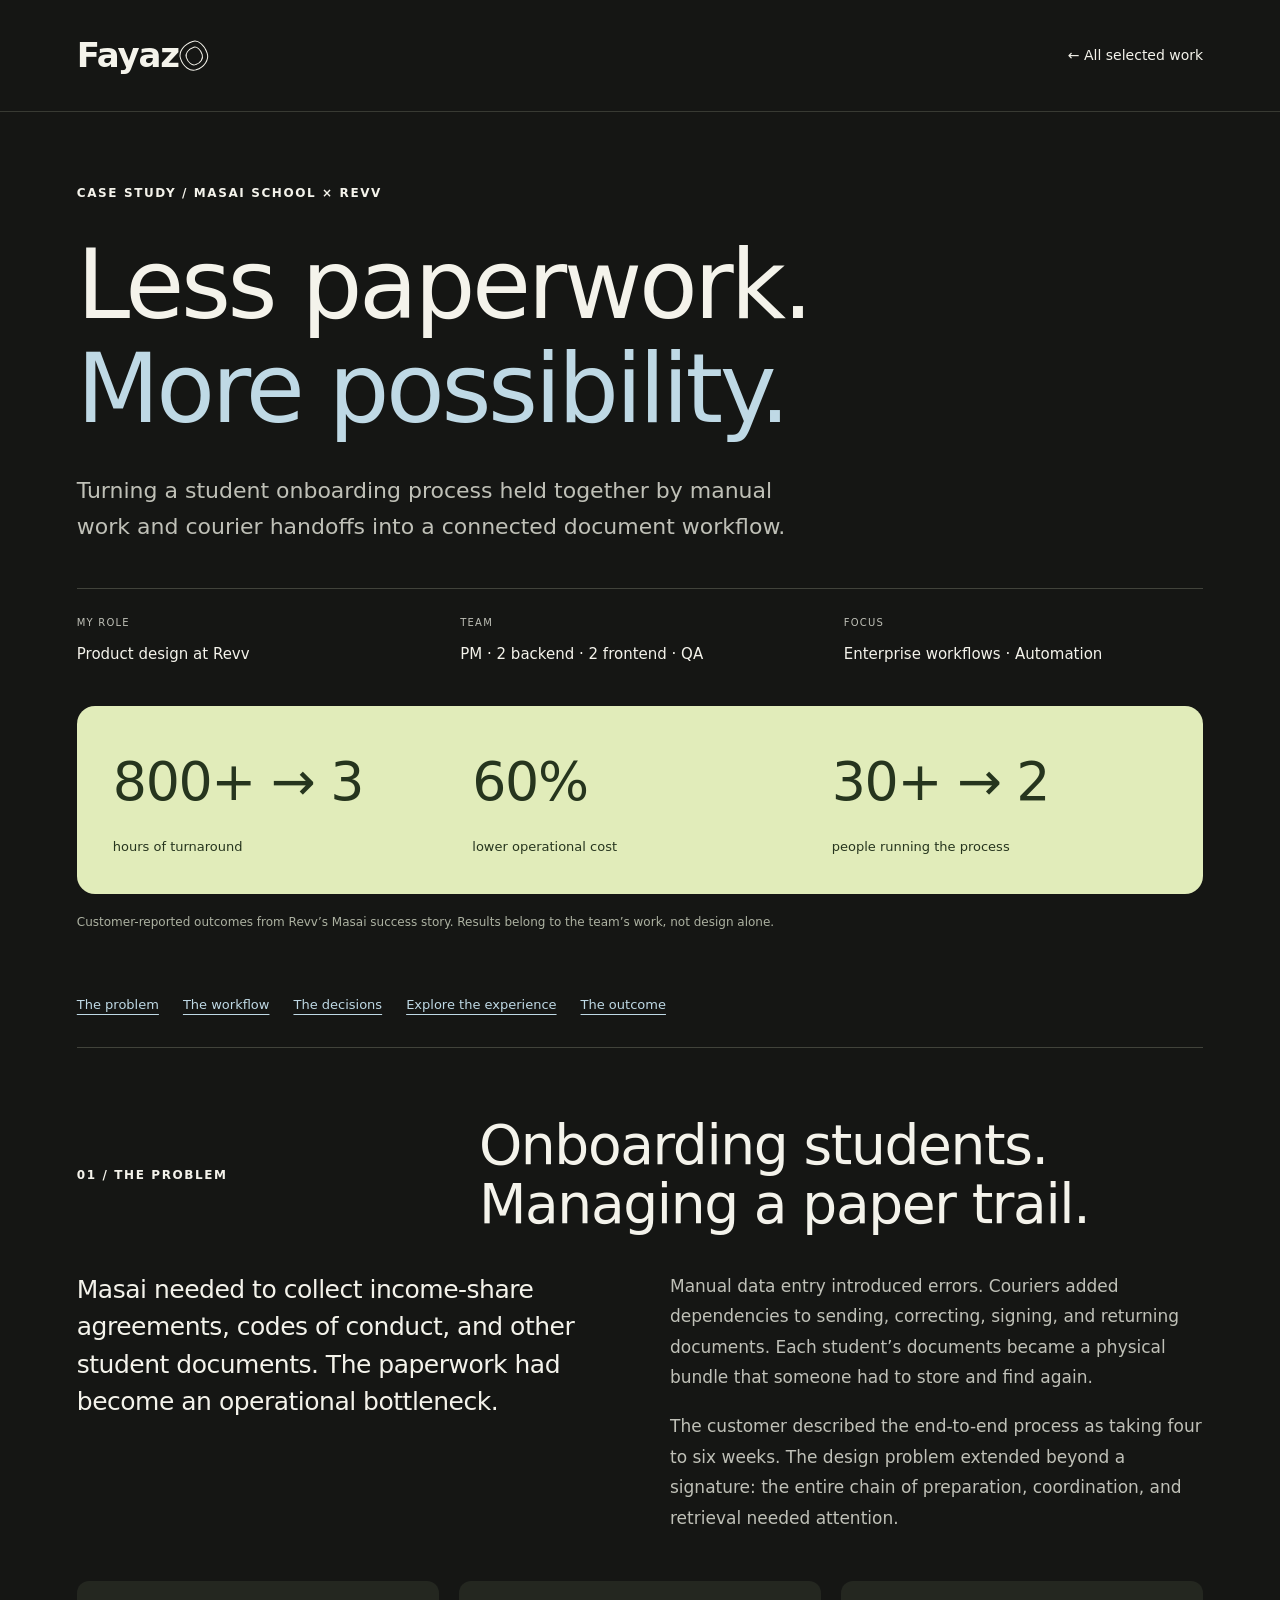
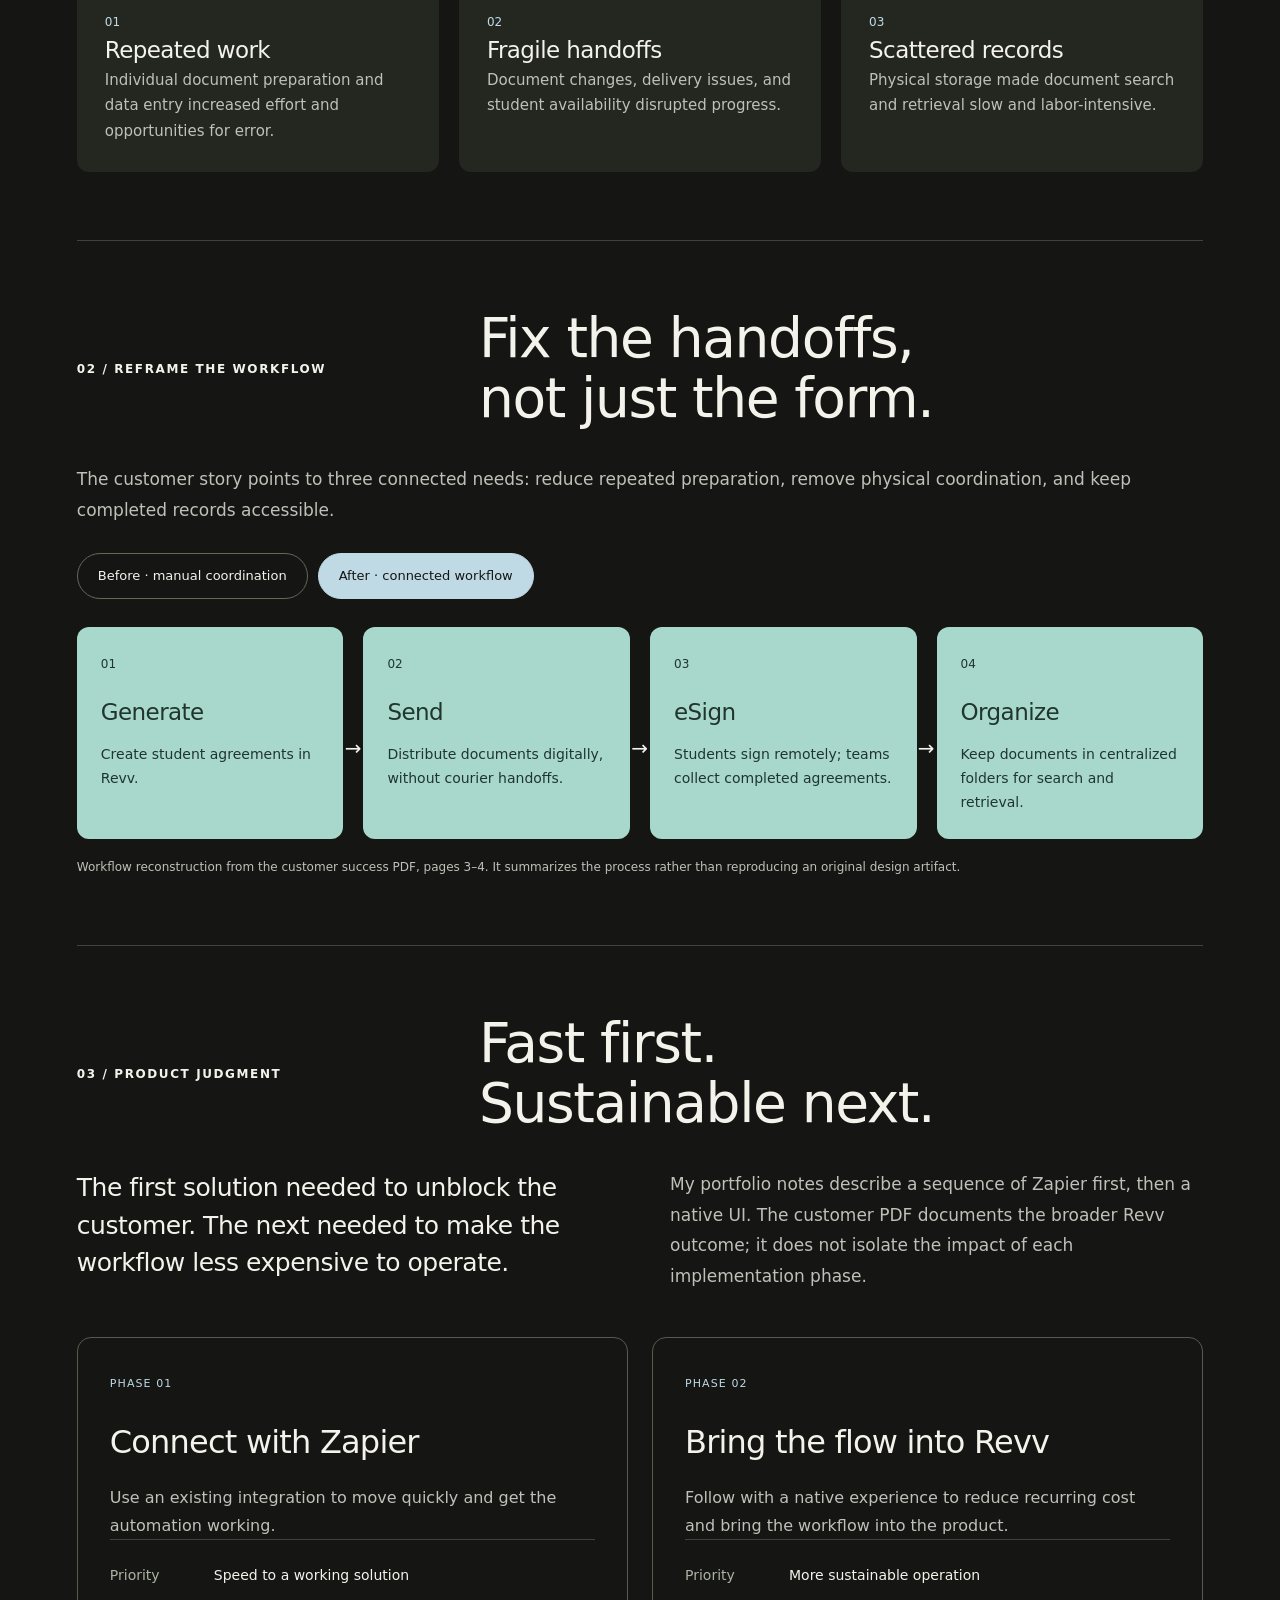
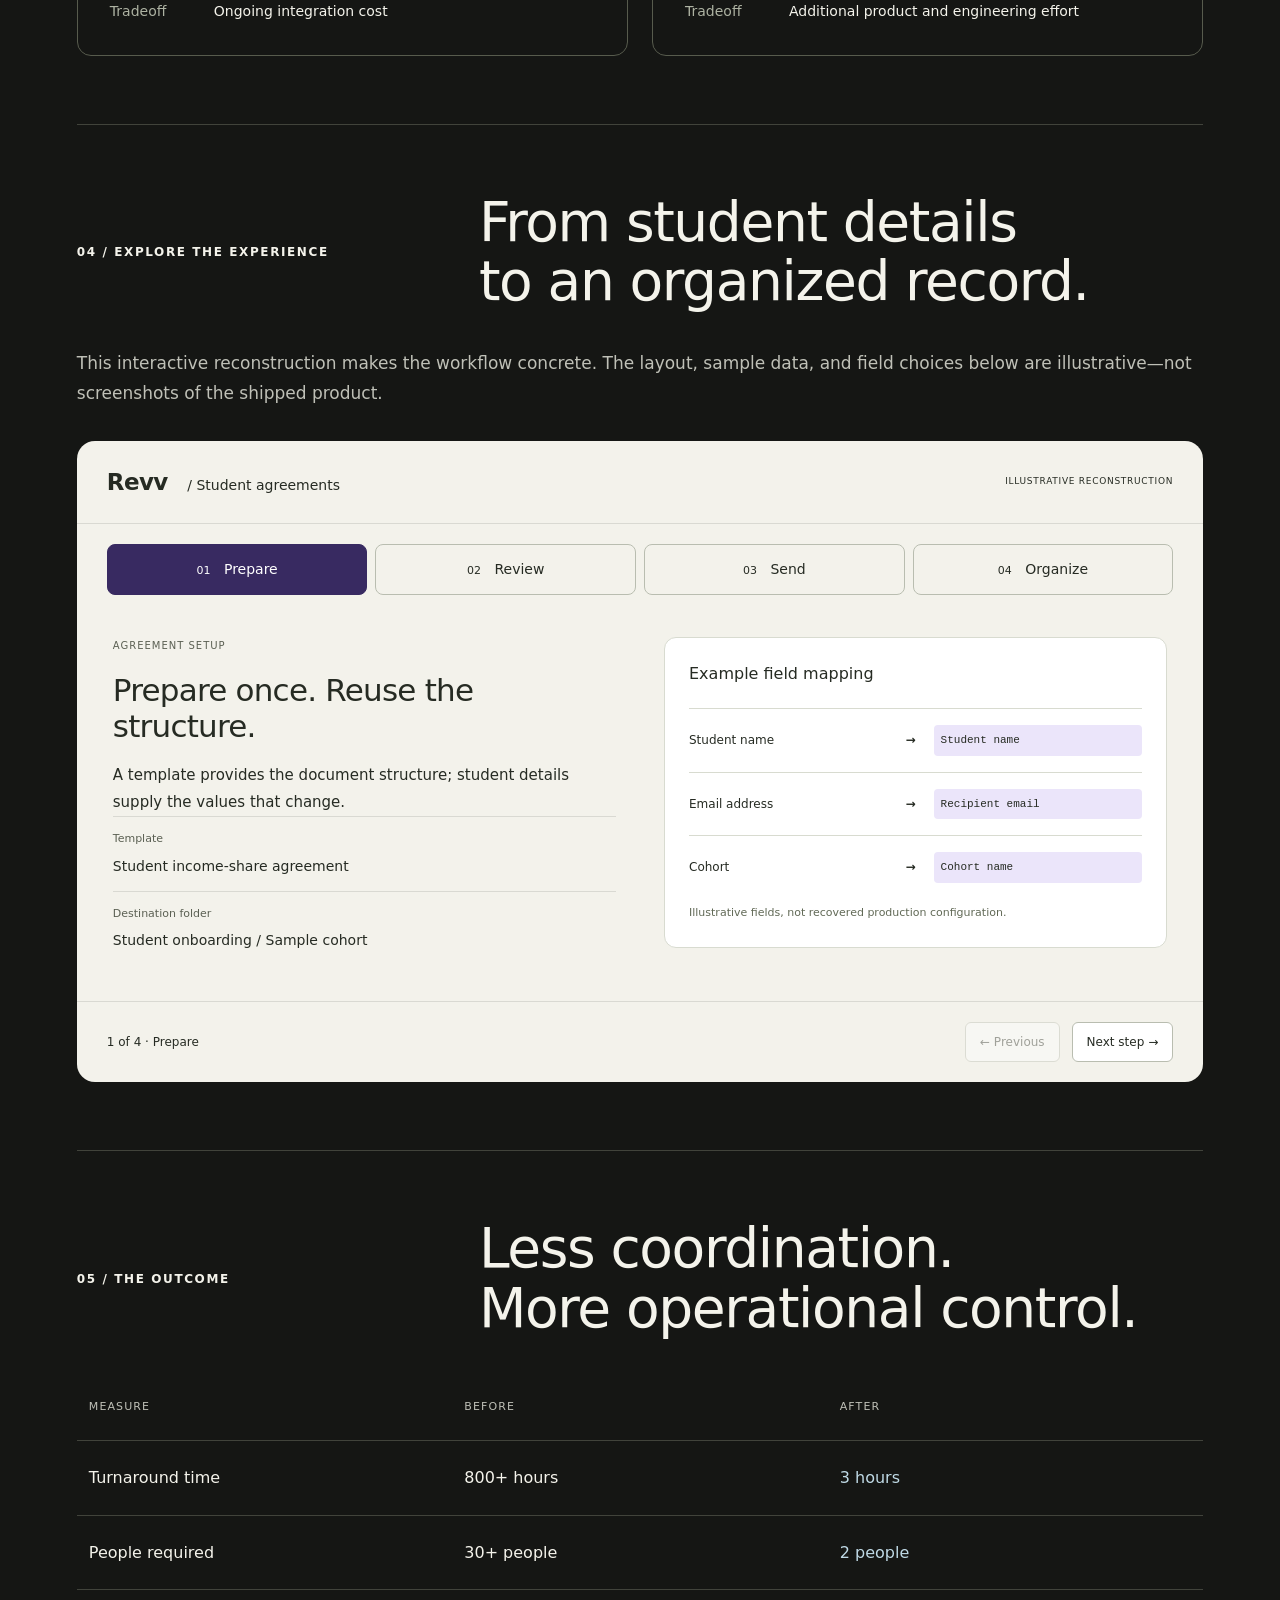
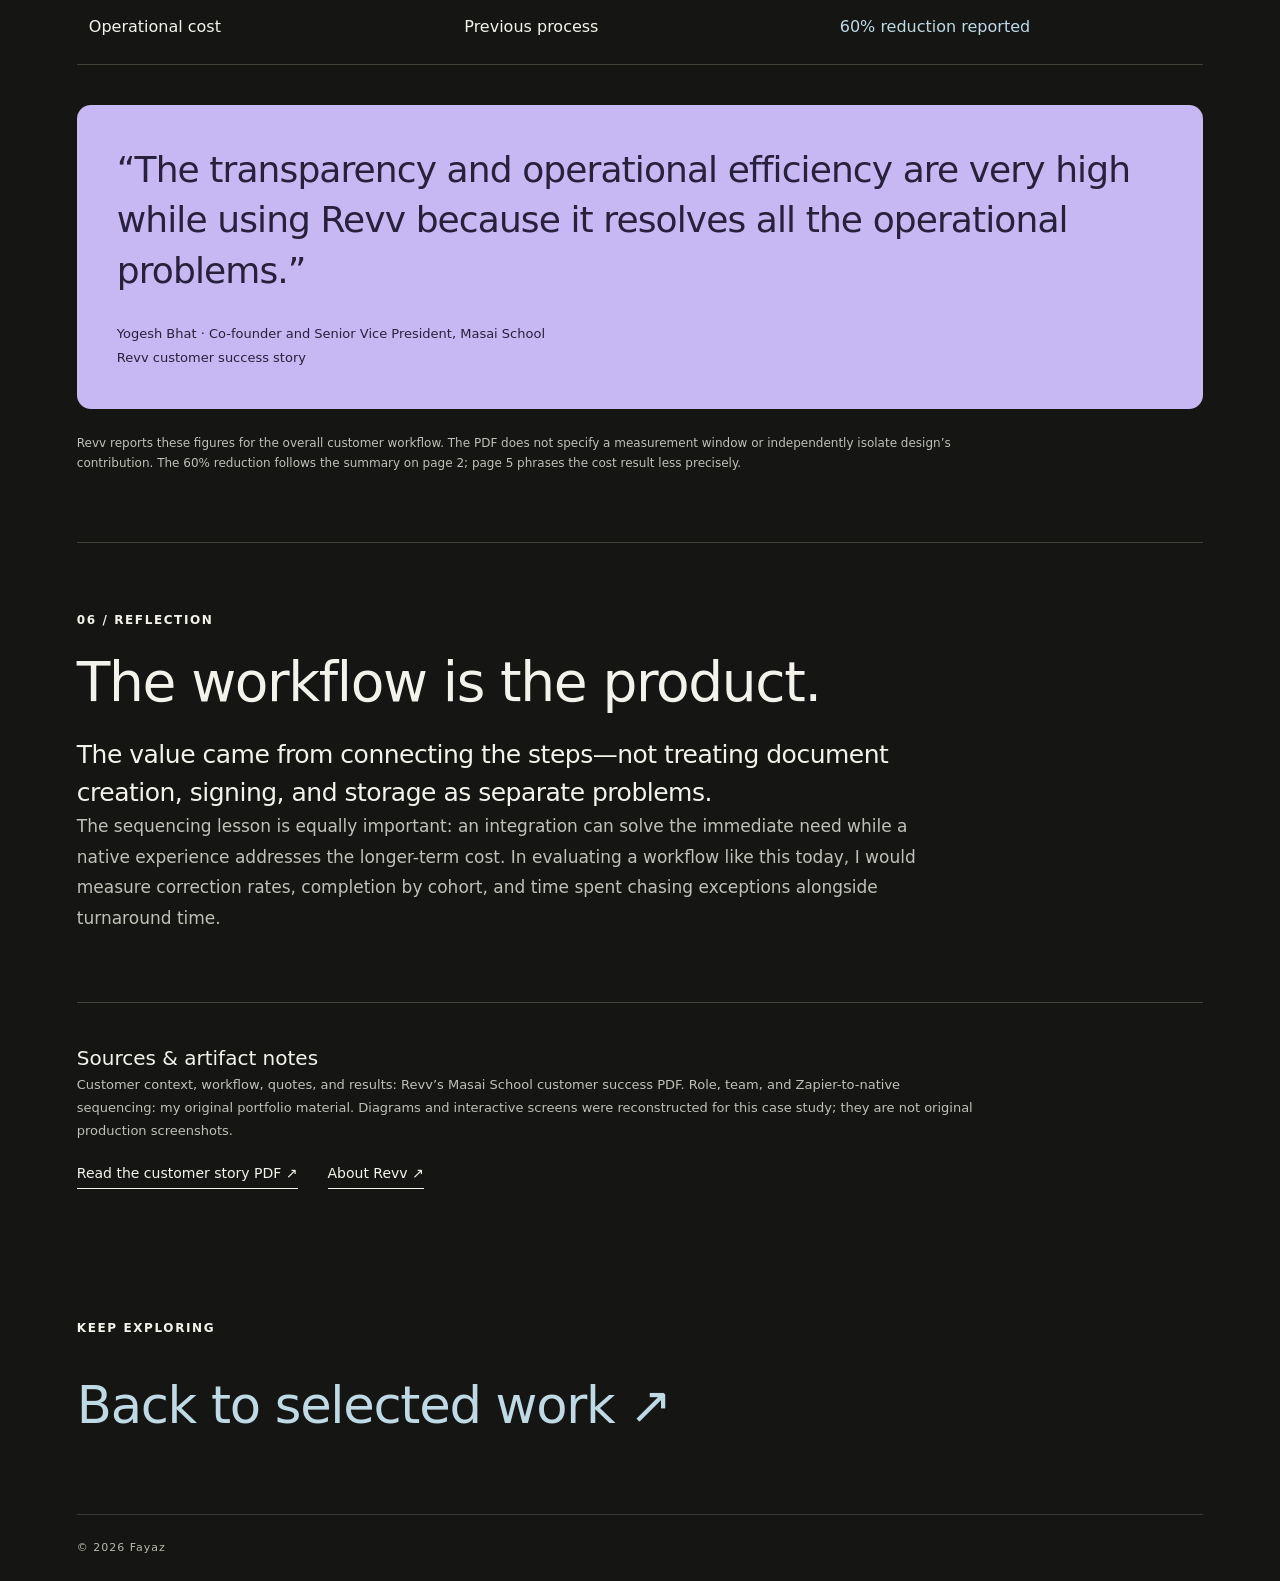
<file: masai/index.html>
<!doctype html>
<html lang="en">
  <head>
    <meta charset="UTF-8" />
    <meta name="viewport" content="width=device-width, initial-scale=1.0" />
    <meta http-equiv="Content-Security-Policy" content="default-src 'self'; script-src 'self'; style-src 'self' 'unsafe-inline'; img-src 'self' data:; font-src 'self'; connect-src 'none'; object-src 'none'; base-uri 'none'; form-action 'none'" />
    <meta name="referrer" content="no-referrer" />
    <meta name="theme-color" content="#151614" />
    <title>Masai × Revv — Fayaz</title>
    <meta name="description" content="How Revv helped Masai simplify student agreements and reduce operational effort." />
    <link rel="canonical" href="https://fayazpk06.github.io/masai/" />
    <link rel="icon" type="image/svg+xml" href="../favicon.svg" />
    <meta property="og:title" content="Masai × Revv — Fayaz" />
    <meta property="og:description" content="How Revv helped Masai simplify student agreements and reduce operational effort." />
    <meta property="og:type" content="website" />
    <meta property="og:url" content="https://fayazpk06.github.io/masai/" />
    <script type="module" crossorigin src="../assets/masai-BnNhdsbe.js"></script>
    <link rel="modulepreload" crossorigin href="../assets/globals-ioyMMulf.js">
    <link rel="stylesheet" crossorigin href="../assets/globals-CvRmNJHa.css">
  </head>
  <body>
    <div id="root"><main class="masai-study"><a class="skip" href="#case-content">Skip to case study</a><nav class="nav" aria-label="Case study navigation"><a class="wordmark" href="../#work" aria-label="Fayaz — back to selected work">Fayaz<span aria-hidden="true" class="organic-mark organic-mini"><span class="organic-ring"></span><span class="organic-ring"></span></span></a><a class="case-back" href="../#work">← All selected work</a></nav><header class="study-hero"><p class="eyebrow">CASE STUDY / MASAI SCHOOL × REVV</p><h1>Less paperwork.<br/><em>More possibility.</em></h1><p class="study-lede">Turning a student onboarding process held together by manual work and courier handoffs into a connected document workflow.</p><div class="study-facts"><div><span>MY ROLE</span><strong>Product design at Revv</strong></div><div><span>TEAM</span><strong>PM · 2 backend · 2 frontend · QA</strong></div><div><span>FOCUS</span><strong>Enterprise workflows · Automation</strong></div></div><div class="study-results"><div><strong>800+ → 3</strong><span>hours of turnaround</span></div><div><strong>60%</strong><span>lower operational cost</span></div><div><strong>30+ → 2</strong><span>people running the process</span></div></div><p class="study-caption">Customer-reported outcomes from Revv’s Masai success story. Results belong to the team’s work, not design alone.</p></header><nav class="study-jump" aria-label="On this page"><a href="#problem">The problem</a><a href="#workflow">The workflow</a><a href="#decisions">The decisions</a><a href="#artifact">Explore the experience</a><a href="#outcomes">The outcome</a></nav><div id="case-content" class="study-content" tabindex="-1"><section id="problem" class="study-section"><div class="study-section-head"><span class="eyebrow">01 / THE PROBLEM</span><h2>Onboarding students.<br/>Managing a paper trail.</h2></div><div class="study-two"><p class="study-large">Masai needed to collect income-share agreements, codes of conduct, and other student documents. The paperwork had become an operational bottleneck.</p><div><p>Manual data entry introduced errors. Couriers added dependencies to sending, correcting, signing, and returning documents. Each student’s documents became a physical bundle that someone had to store and find again.</p><p>The customer described the end-to-end process as taking four to six weeks. The design problem extended beyond a signature: the entire chain of preparation, coordination, and retrieval needed attention.</p></div></div><div class="pain-grid"><article><span>01</span><h3>Repeated work</h3><p>Individual document preparation and data entry increased effort and opportunities for error.</p></article><article><span>02</span><h3>Fragile handoffs</h3><p>Document changes, delivery issues, and student availability disrupted progress.</p></article><article><span>03</span><h3>Scattered records</h3><p>Physical storage made document search and retrieval slow and labor-intensive.</p></article></div></section><section id="workflow" class="study-section"><div class="study-section-head"><span class="eyebrow">02 / REFRAME THE WORKFLOW</span><h2>Fix the handoffs,<br/>not just the form.</h2></div><p>The customer story points to three connected needs: reduce repeated preparation, remove physical coordination, and keep completed records accessible.</p><fieldset class="flow-switch" aria-label="Compare workflows"><button aria-pressed="false">Before · manual coordination</button><button aria-pressed="true">After · connected workflow</button></fieldset><div class="journey-map after" aria-live="polite"><article><span>0<!-- -->1</span><h3>Generate</h3><p>Create student agreements in Revv.</p><b aria-hidden="true">→</b></article><article><span>0<!-- -->2</span><h3>Send</h3><p>Distribute documents digitally, without courier handoffs.</p><b aria-hidden="true">→</b></article><article><span>0<!-- -->3</span><h3>eSign</h3><p>Students sign remotely; teams collect completed agreements.</p><b aria-hidden="true">→</b></article><article><span>0<!-- -->4</span><h3>Organize</h3><p>Keep documents in centralized folders for search and retrieval.</p></article></div><p class="study-caption">Workflow reconstruction from the customer success PDF, pages 3–4. It summarizes the process rather than reproducing an original design artifact.</p></section><section id="decisions" class="study-section"><div class="study-section-head"><span class="eyebrow">03 / PRODUCT JUDGMENT</span><h2>Fast first.<br/>Sustainable next.</h2></div><div class="study-two"><p class="study-large">The first solution needed to unblock the customer. The next needed to make the workflow less expensive to operate.</p><p>My portfolio notes describe a sequence of Zapier first, then a native UI. The customer PDF documents the broader Revv outcome; it does not isolate the impact of each implementation phase.</p></div><div class="tradeoff-grid"><article><span>PHASE 01</span><h3>Connect with Zapier</h3><p>Use an existing integration to move quickly and get the automation working.</p><dl><dt>Priority</dt><dd>Speed to a working solution</dd><dt>Tradeoff</dt><dd>Ongoing integration cost</dd></dl></article><article><span>PHASE 02</span><h3>Bring the flow into Revv</h3><p>Follow with a native experience to reduce recurring cost and bring the workflow into the product.</p><dl><dt>Priority</dt><dd>More sustainable operation</dd><dt>Tradeoff</dt><dd>Additional product and engineering effort</dd></dl></article></div></section><section id="artifact" class="study-section"><div class="study-section-head"><span class="eyebrow">04 / EXPLORE THE EXPERIENCE</span><h2>From student details<br/>to an organized record.</h2></div><p>This interactive reconstruction makes the workflow concrete. The layout, sample data, and field choices below are illustrative—not screenshots of the shipped product.</p><div class="reconstruction"><div class="reconstruction-bar"><strong>Revv <span>/ Student agreements</span></strong><span>ILLUSTRATIVE RECONSTRUCTION</span></div><fieldset class="artifact-tabs" aria-label="Document workflow steps"><button aria-pressed="true"><span aria-hidden="true">0<!-- -->1<!-- --> </span>Prepare</button><button aria-pressed="false"><span aria-hidden="true">0<!-- -->2<!-- --> </span>Review</button><button aria-pressed="false"><span aria-hidden="true">0<!-- -->3<!-- --> </span>Send</button><button aria-pressed="false"><span aria-hidden="true">0<!-- -->4<!-- --> </span>Organize</button></fieldset><div class="artifact-body" aria-live="polite"><div class="artifact-columns"><div><p class="artifact-label">AGREEMENT SETUP</p><h3>Prepare once. Reuse the structure.</h3><p>A template provides the document structure; student details supply the values that change.</p><div class="sample-field"><span>Template</span><strong>Student income-share agreement</strong></div><div class="sample-field"><span>Destination folder</span><strong>Student onboarding / Sample cohort</strong></div></div><div class="mapping-table"><h4>Example field mapping</h4><div><span>Student name</span><b aria-hidden="true">→</b><code>Student name</code></div><div><span>Email address</span><b aria-hidden="true">→</b><code>Recipient email</code></div><div><span>Cohort</span><b aria-hidden="true">→</b><code>Cohort name</code></div><small>Illustrative fields, not recovered production configuration.</small></div></div></div><div class="artifact-controls"><span>1<!-- --> of 4 · <!-- -->Prepare</span><button disabled="">← Previous</button><button>Next step →</button></div></div></section><section id="outcomes" class="study-section"><div class="study-section-head"><span class="eyebrow">05 / THE OUTCOME</span><h2>Less coordination.<br/>More operational control.</h2></div><table class="outcome-table"><caption class="sr-only">Masai customer-reported outcomes</caption><thead><tr><th scope="col">Measure</th><th scope="col">Before</th><th scope="col">After</th></tr></thead><tbody><tr><th scope="row">Turnaround time</th><td>800+ hours</td><td>3 hours</td></tr><tr><th scope="row">People required</th><td>30+ people</td><td>2 people</td></tr><tr><th scope="row">Operational cost</th><td>Previous process</td><td>60% reduction reported</td></tr></tbody></table><blockquote class="study-quote"><p>“The transparency and operational efficiency are very high while using Revv because it resolves all the operational problems.”</p><cite>Yogesh Bhat · Co-founder and Senior Vice President, Masai School<br/>Revv customer success story</cite></blockquote><p class="study-caption">Revv reports these figures for the overall customer workflow. The PDF does not specify a measurement window or independently isolate design’s contribution. The 60% reduction follows the summary on page 2; page 5 phrases the cost result less precisely.</p></section><section class="study-section study-reflection"><span class="eyebrow">06 / REFLECTION</span><h2>The workflow is the product.</h2><p class="study-large">The value came from connecting the steps—not treating document creation, signing, and storage as separate problems.</p><p>The sequencing lesson is equally important: an integration can solve the immediate need while a native experience addresses the longer-term cost. In evaluating a workflow like this today, I would measure correction rates, completion by cohort, and time spent chasing exceptions alongside turnaround time.</p></section><section class="study-sources"><h3>Sources &amp; artifact notes</h3><p>Customer context, workflow, quotes, and results: Revv’s Masai School customer success PDF. Role, team, and Zapier-to-native sequencing: my original portfolio material. Diagrams and interactive screens were reconstructed for this case study; they are not original production screenshots.</p><div><a class="text-link" href="../customer-success-masai-school.pdf" target="_blank" rel="noreferrer">Read the customer story PDF ↗</a><a class="text-link" href="https://www.revv.so/" target="_blank" rel="noreferrer">About Revv ↗</a></div></section></div><footer class="study-footer"><p class="eyebrow">KEEP EXPLORING</p><a href="../#work">Back to selected work ↗</a><div class="footer-meta"><span>© <!-- -->2026<!-- --> Fayaz</span></div></footer></main></div>
  </body>
</html>
</file>
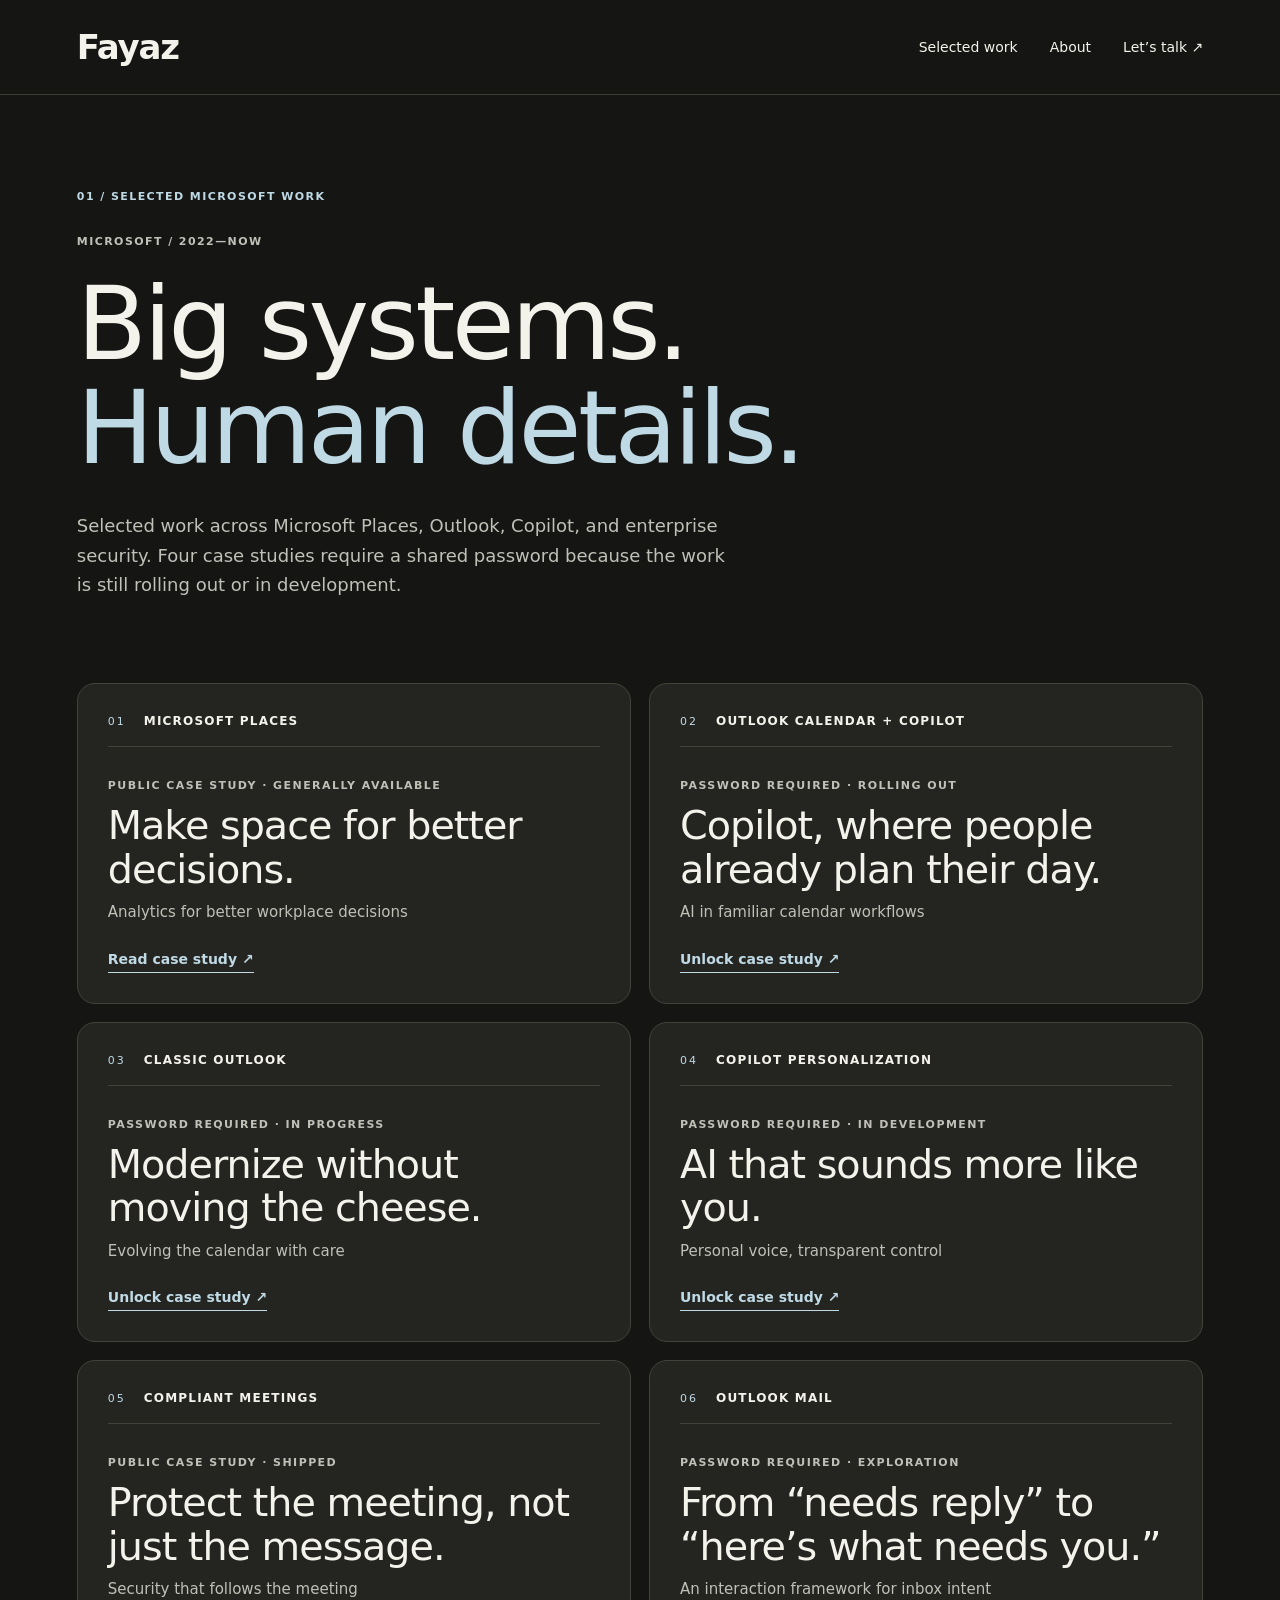
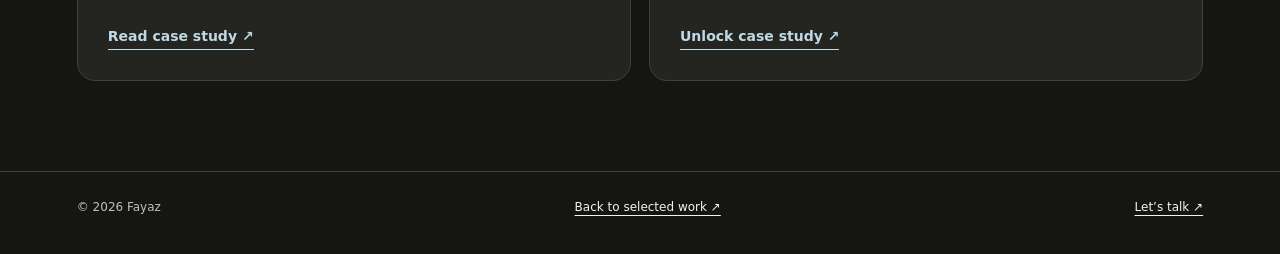
<file: microsoft-work/index.html>
<!doctype html><html lang="en"><head><meta charset="utf-8"><meta name="viewport" content="width=device-width,initial-scale=1"><title>Microsoft work | Fayaz PK</title><meta name="description" content="Selected Microsoft product design work by Fayaz PK across Places, Outlook, Copilot, and enterprise security."><link rel="stylesheet" href="./work.css"></head><body><header class="site-header"><a class="site-wordmark" href="../index.html" aria-label="Fayaz home">Fayaz</a><nav class="site-nav" aria-label="Main navigation"><a href="../index.html#work">Selected work</a><a href="../index.html#about">About</a><a href="../index.html#contact">Let’s talk ↗</a></nav></header><main class="wrap"><div class="hero"><p class="section-index">01 / SELECTED MICROSOFT WORK</p><p class="eyebrow">MICROSOFT / 2022—NOW</p><h1>Big systems.<br><em>Human details.</em></h1><p>Selected work across Microsoft Places, Outlook, Copilot, and enterprise security. Four case studies require a shared password because the work is still rolling out or in development.</p></div><div class="grid"><a class="project" href="./microsoft-places-space-analytics/"><div class="project-identity"><span class="project-number">01</span><strong>Microsoft Places</strong></div><div class="project-info"><span class="meta">PUBLIC CASE STUDY · Generally available</span><h2>Make space for better decisions.</h2><p>Analytics for better workplace decisions</p><span class="read">Read case study ↗</span></div></a><a class="project" href="./copilot-outlook-calendar/"><div class="project-identity"><span class="project-number">02</span><strong>Outlook Calendar + Copilot</strong></div><div class="project-info"><span class="meta">PASSWORD REQUIRED · Rolling out</span><h2>Copilot, where people already plan their day.</h2><p>AI in familiar calendar workflows</p><span class="read">Unlock case study ↗</span></div></a><a class="project" href="./outlook-calendar-modernization/"><div class="project-identity"><span class="project-number">03</span><strong>Classic Outlook</strong></div><div class="project-info"><span class="meta">PASSWORD REQUIRED · In progress</span><h2>Modernize without moving the cheese.</h2><p>Evolving the calendar with care</p><span class="read">Unlock case study ↗</span></div></a><a class="project" href="./copilot-personalization/"><div class="project-identity"><span class="project-number">04</span><strong>Copilot Personalization</strong></div><div class="project-info"><span class="meta">PASSWORD REQUIRED · In development</span><h2>AI that sounds more like you.</h2><p>Personal voice, transparent control</p><span class="read">Unlock case study ↗</span></div></a><a class="project" href="./compliant-meetings/"><div class="project-identity"><span class="project-number">05</span><strong>Compliant Meetings</strong></div><div class="project-info"><span class="meta">PUBLIC CASE STUDY · Shipped</span><h2>Protect the meeting, not just the message.</h2><p>Security that follows the meeting</p><span class="read">Read case study ↗</span></div></a><a class="project" href="./ai-inbox-triage/"><div class="project-identity"><span class="project-number">06</span><strong>Outlook Mail</strong></div><div class="project-info"><span class="meta">PASSWORD REQUIRED · Exploration</span><h2>From “needs reply” to “here’s what needs you.”</h2><p>An interaction framework for inbox intent</p><span class="read">Unlock case study ↗</span></div></a></div></main><footer class="site-footer"><span>© 2026 Fayaz</span><a href="../index.html#work">Back to selected work ↗</a><a href="../index.html#contact">Let’s talk ↗</a></footer></body></html>
</file>
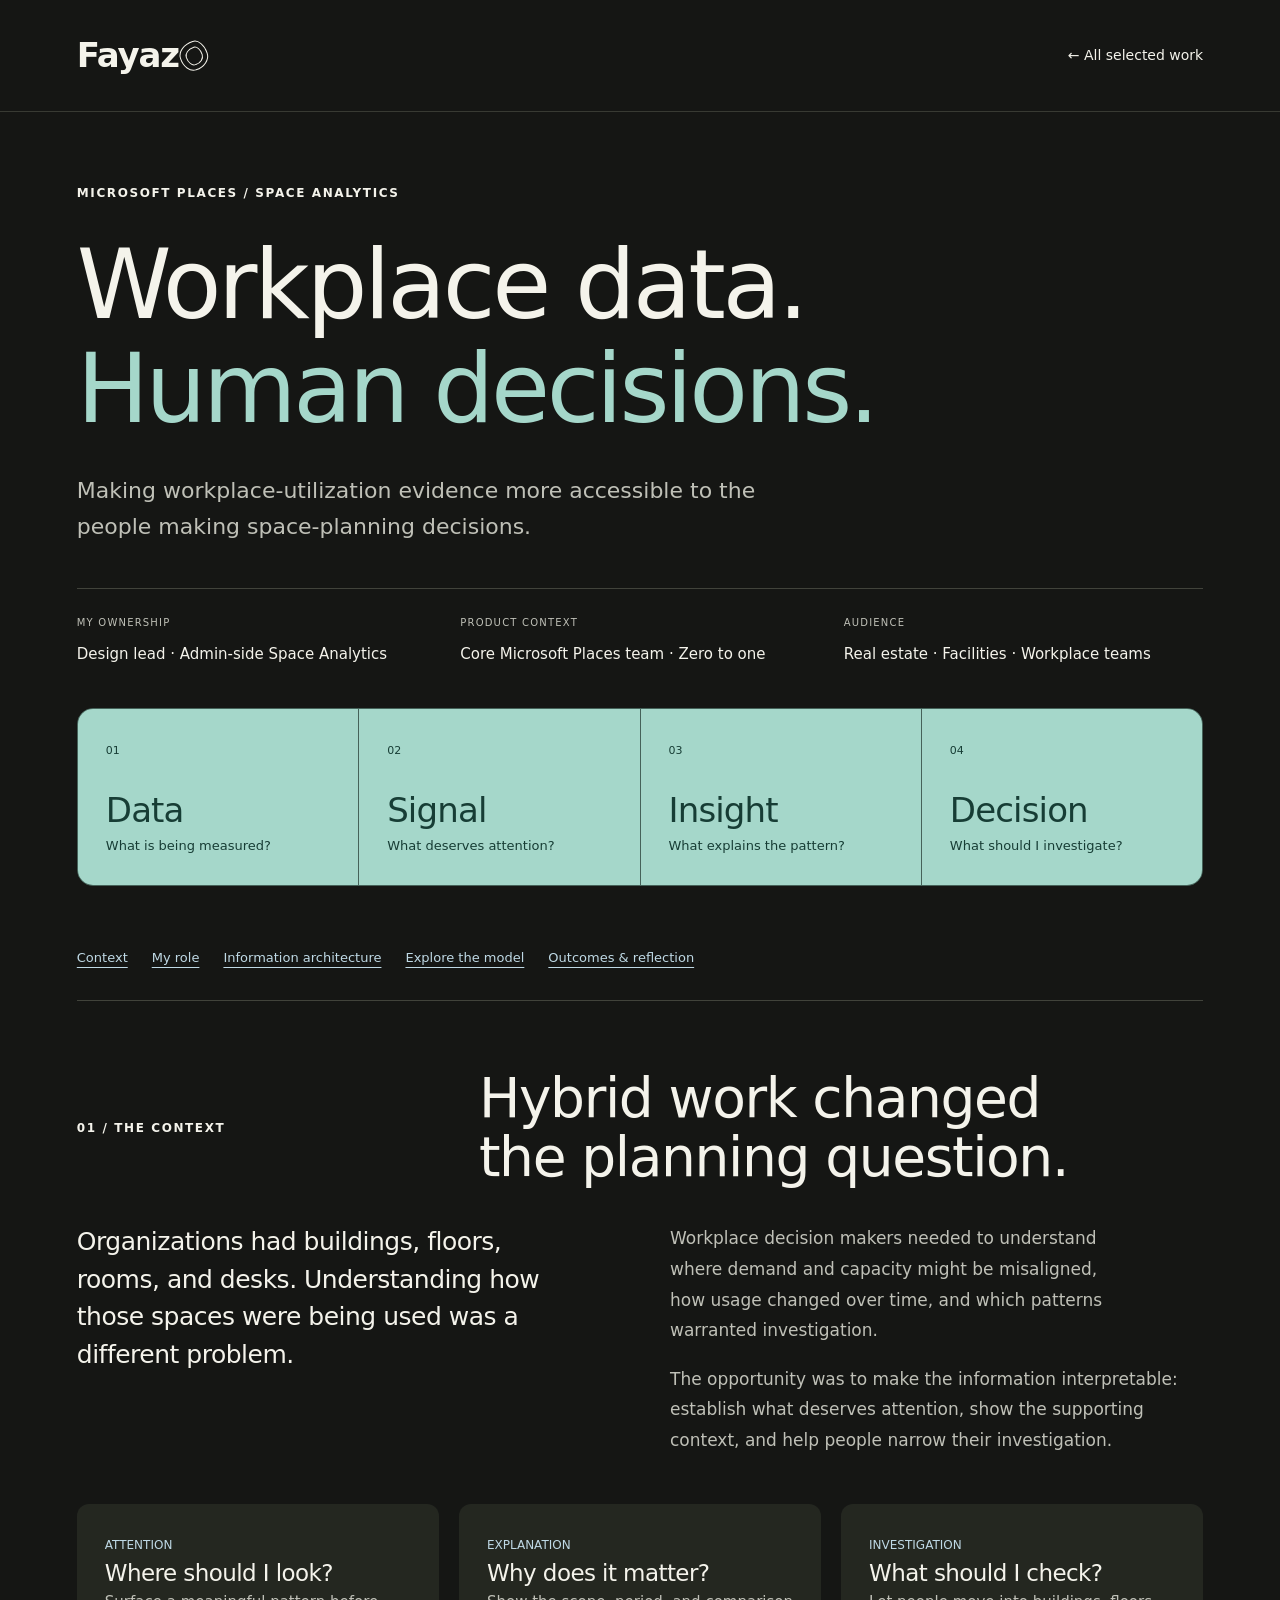
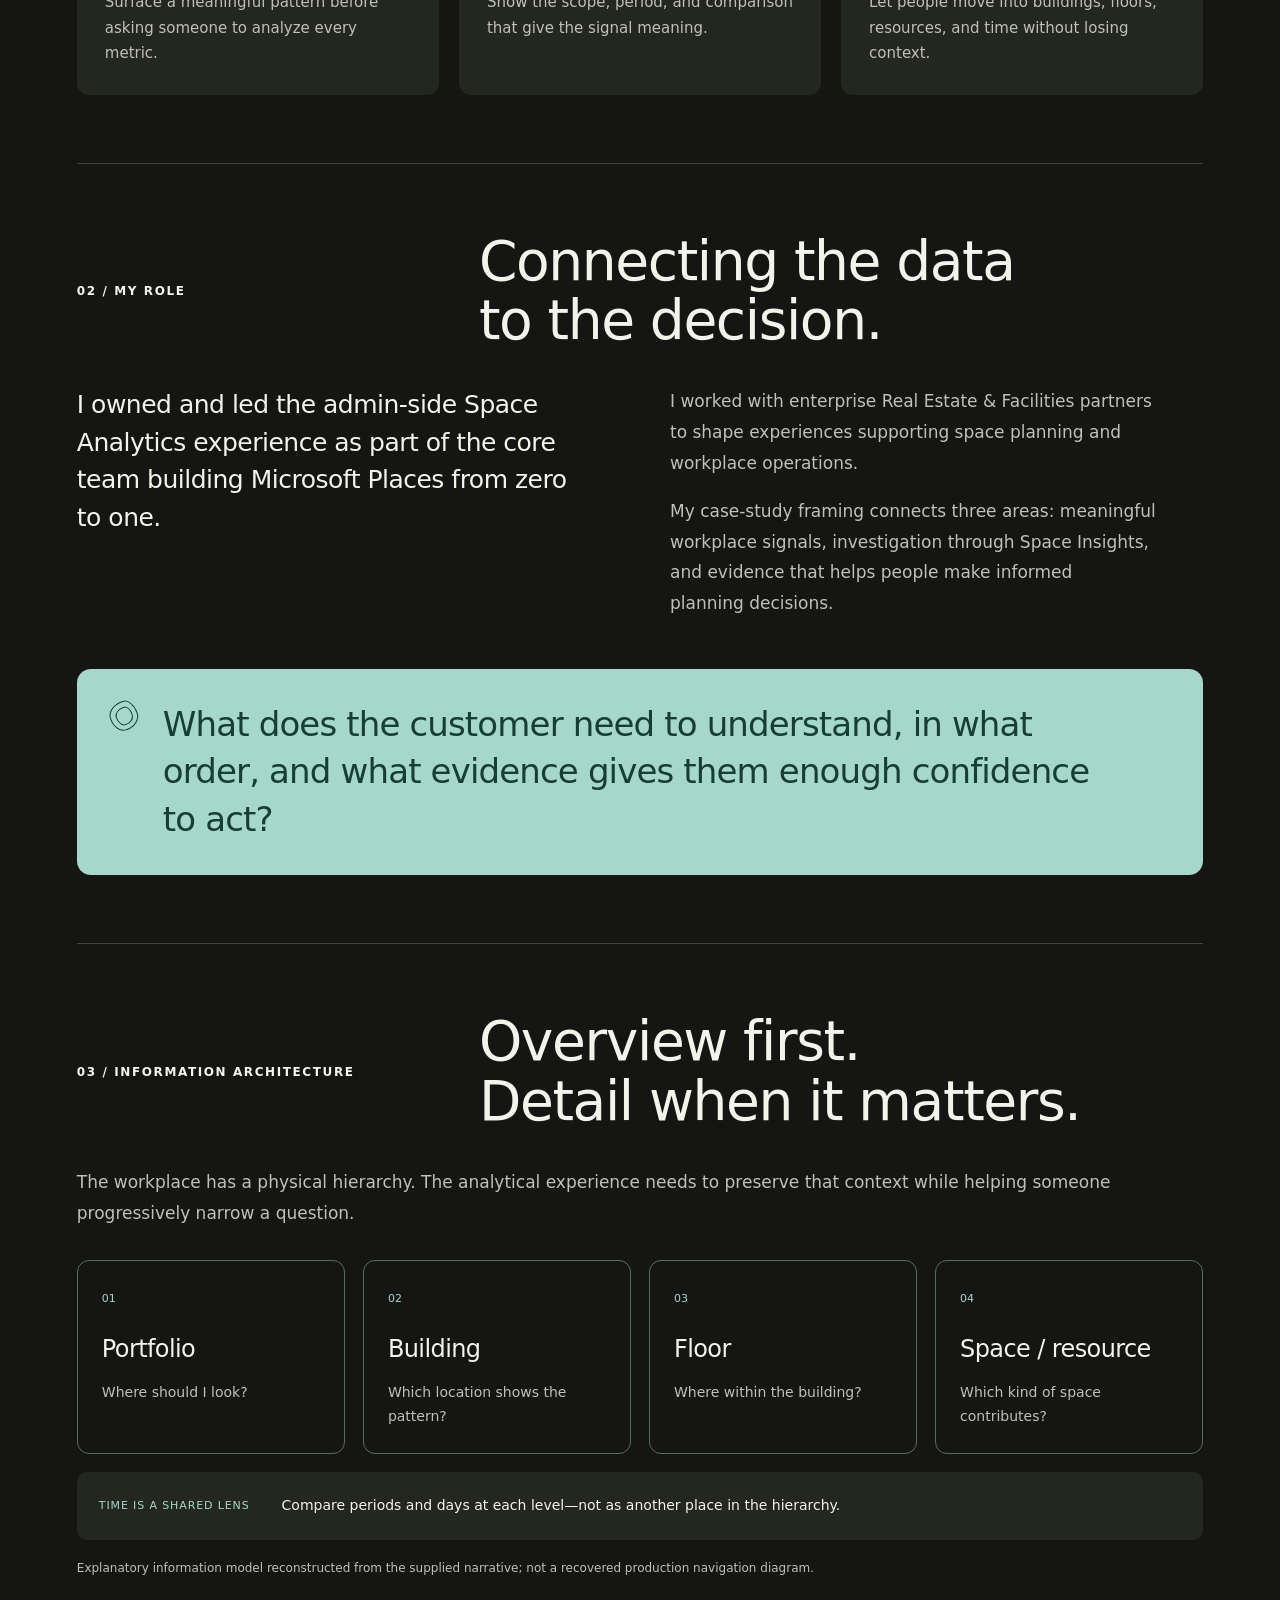
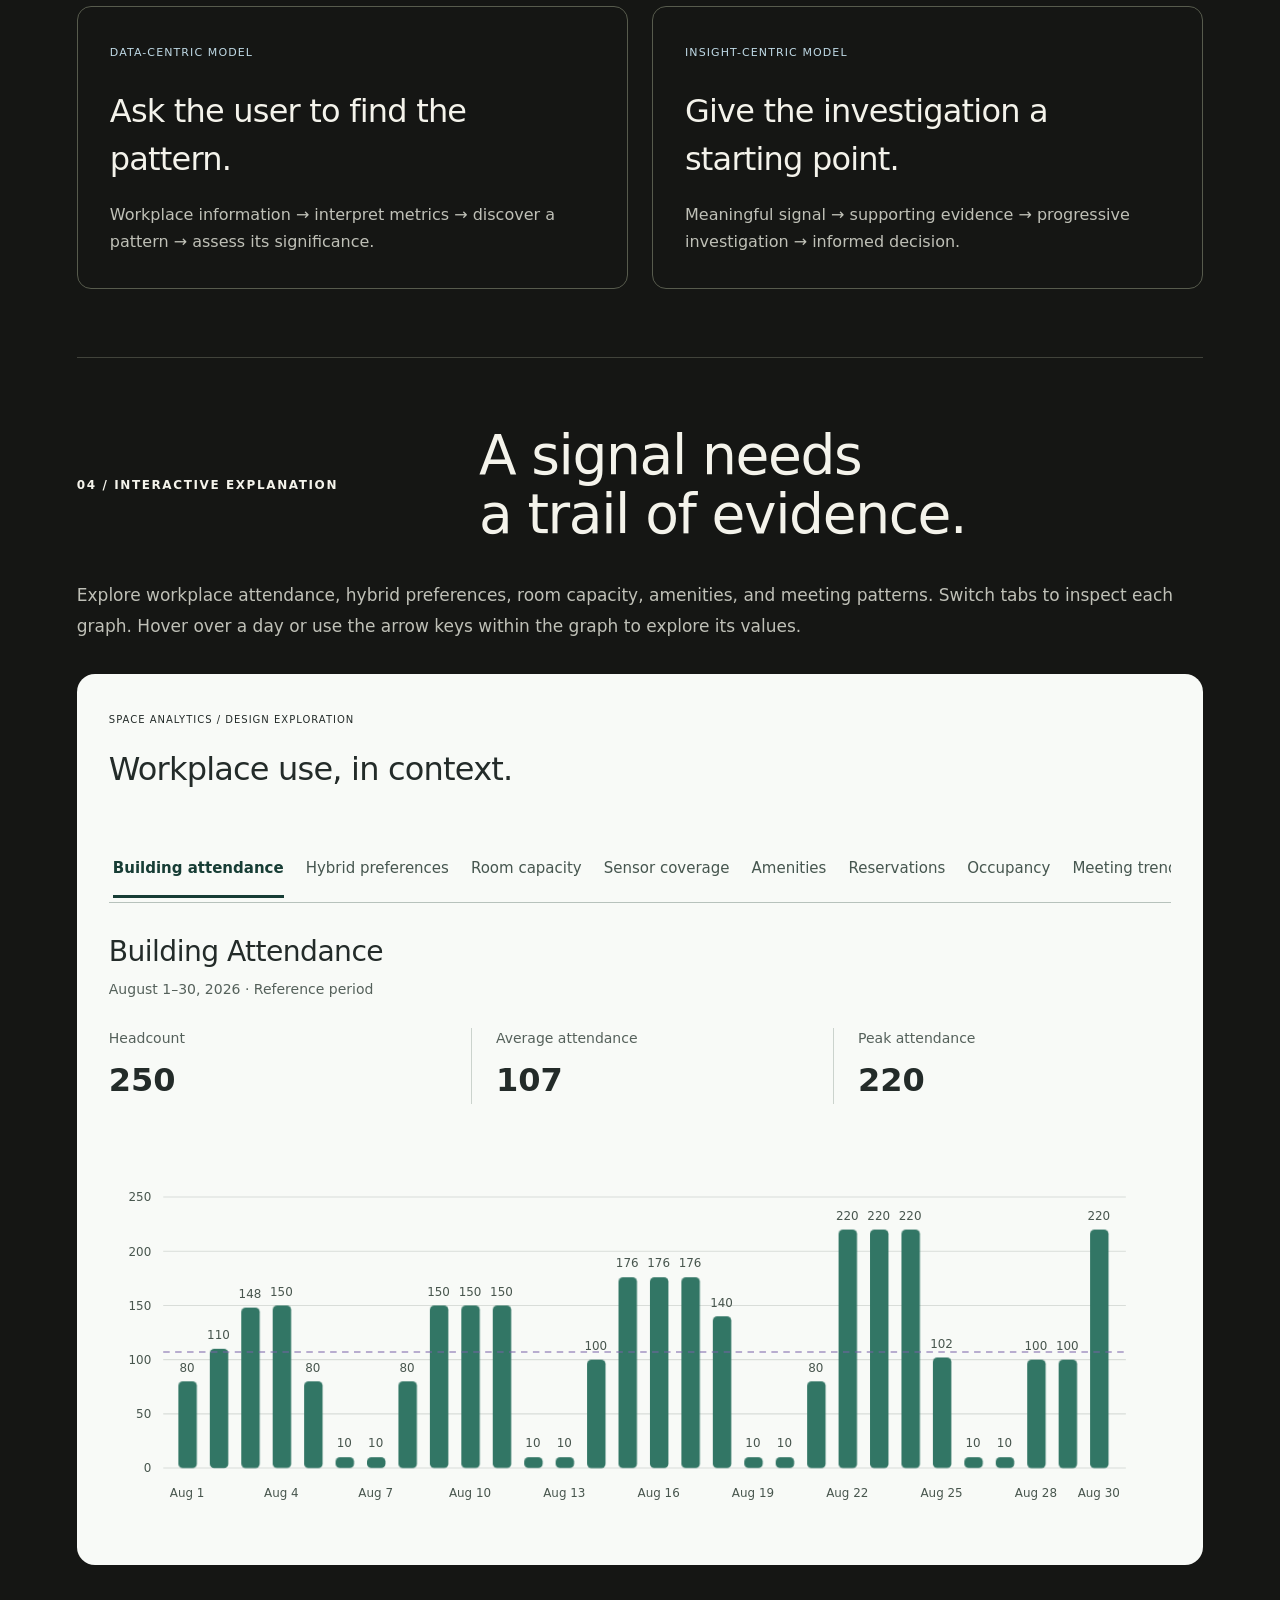
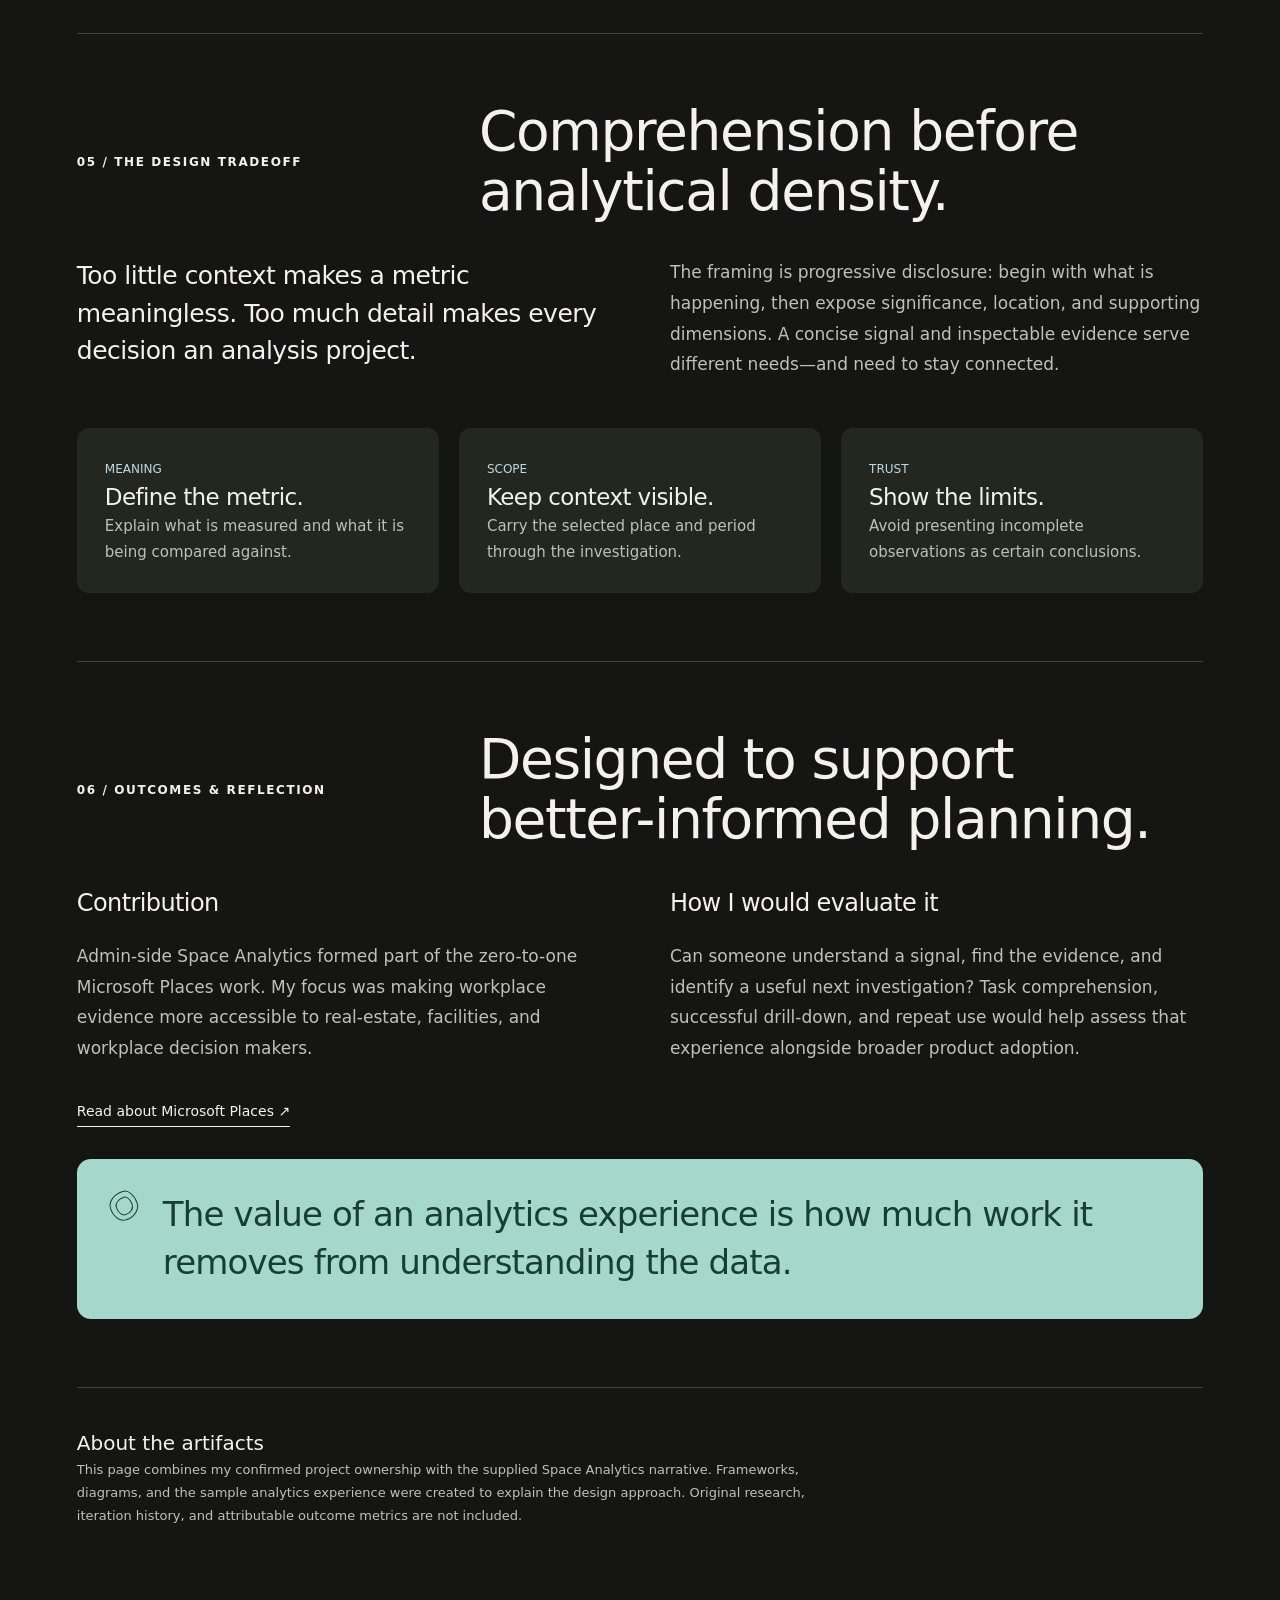
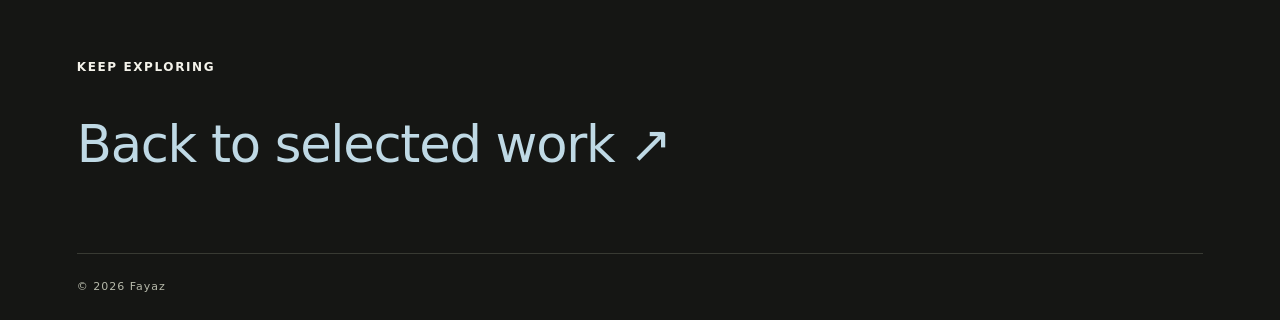
<file: places/index.html>
<!doctype html>
<html lang="en">
  <head>
    <meta charset="UTF-8" />
    <meta name="viewport" content="width=device-width, initial-scale=1.0" />
    <meta http-equiv="Content-Security-Policy" content="default-src 'self'; script-src 'self'; style-src 'self' 'unsafe-inline'; img-src 'self' data:; font-src 'self'; connect-src 'none'; object-src 'none'; base-uri 'none'; form-action 'none'" />
    <meta name="referrer" content="no-referrer" />
    <meta name="theme-color" content="#151614" />
    <title>Microsoft Places · Space Analytics — Fayaz</title>
    <meta name="description" content="Turning workplace data into understandable signals and space-planning insights." />
    <link rel="canonical" href="https://fayazpk06.github.io/places/" />
    <link rel="icon" type="image/svg+xml" href="../favicon.svg" />
    <meta property="og:title" content="Microsoft Places · Space Analytics — Fayaz" />
    <meta property="og:description" content="Turning workplace data into understandable signals and space-planning insights." />
    <meta property="og:type" content="website" />
    <meta property="og:url" content="https://fayazpk06.github.io/places/" />
    <script type="module" crossorigin src="../assets/places-Dt-4gHKC.js"></script>
    <link rel="modulepreload" crossorigin href="../assets/globals-ioyMMulf.js">
    <link rel="stylesheet" crossorigin href="../assets/globals-CvRmNJHa.css">
  </head>
  <body>
    <div id="root"><main class="places-study"><a class="skip" href="#places-content">Skip to case study</a><nav class="nav" aria-label="Case study navigation"><a class="wordmark" href="../#work" aria-label="Fayaz — back to selected work">Fayaz<span aria-hidden="true" class="organic-mark organic-mini"><span class="organic-ring"></span><span class="organic-ring"></span></span></a><a class="case-back" href="../#work">← All selected work</a></nav><header class="study-hero"><p class="eyebrow">MICROSOFT PLACES / SPACE ANALYTICS</p><h1>Workplace data.<br/><em>Human decisions.</em></h1><p class="study-lede">Making workplace-utilization evidence more accessible to the people making space-planning decisions.</p><div class="study-facts"><div><span>MY OWNERSHIP</span><strong>Design lead · Admin-side Space Analytics</strong></div><div><span>PRODUCT CONTEXT</span><strong>Core Microsoft Places team · Zero to one</strong></div><div><span>AUDIENCE</span><strong>Real estate · Facilities · Workplace teams</strong></div></div><div class="places-loop"><div><span>0<!-- -->1</span><strong>Data</strong><p>What is being measured?</p></div><div><span>0<!-- -->2</span><strong>Signal</strong><p>What deserves attention?</p></div><div><span>0<!-- -->3</span><strong>Insight</strong><p>What explains the pattern?</p></div><div><span>0<!-- -->4</span><strong>Decision</strong><p>What should I investigate?</p></div></div></header><nav class="study-jump" aria-label="On this page"><a href="#places-context">Context</a><a href="#places-role">My role</a><a href="#places-system">Information architecture</a><a href="#places-explore">Explore the model</a><a href="#places-impact">Outcomes &amp; reflection</a></nav><div id="places-content" class="study-content" tabindex="-1"><section id="places-context" class="study-section"><div class="study-section-head"><span class="eyebrow">01 / THE CONTEXT</span><h2>Hybrid work changed<br/>the planning question.</h2></div><div class="study-two"><p class="study-large">Organizations had buildings, floors, rooms, and desks. Understanding how those spaces were being used was a different problem.</p><div><p>Workplace decision makers needed to understand where demand and capacity might be misaligned, how usage changed over time, and which patterns warranted investigation.</p><p>The opportunity was to make the information interpretable: establish what deserves attention, show the supporting context, and help people narrow their investigation.</p></div></div><div class="pain-grid"><article><span>ATTENTION</span><h3>Where should I look?</h3><p>Surface a meaningful pattern before asking someone to analyze every metric.</p></article><article><span>EXPLANATION</span><h3>Why does it matter?</h3><p>Show the scope, period, and comparison that give the signal meaning.</p></article><article><span>INVESTIGATION</span><h3>What should I check?</h3><p>Let people move into buildings, floors, resources, and time without losing context.</p></article></div></section><section id="places-role" class="study-section"><div class="study-section-head"><span class="eyebrow">02 / MY ROLE</span><h2>Connecting the data<br/>to the decision.</h2></div><div class="study-two"><p class="study-large">I owned and led the admin-side Space Analytics experience as part of the core team building Microsoft Places from zero to one.</p><div><p>I worked with enterprise Real Estate &amp; Facilities partners to shape experiences supporting space planning and workplace operations.</p><p>My case-study framing connects three areas: meaningful workplace signals, investigation through Space Insights, and evidence that helps people make informed planning decisions.</p></div></div><div class="places-principle"><span aria-hidden="true" class="organic-mark organic-mini"><span class="organic-ring"></span><span class="organic-ring"></span></span><p>What does the customer need to understand, in what order, and what evidence gives them enough confidence to act?</p></div></section><section id="places-system" class="study-section"><div class="study-section-head"><span class="eyebrow">03 / INFORMATION ARCHITECTURE</span><h2>Overview first.<br/>Detail when it matters.</h2></div><p>The workplace has a physical hierarchy. The analytical experience needs to preserve that context while helping someone progressively narrow a question.</p><div class="hierarchy-model"><div><span>0<!-- -->1</span><h3>Portfolio</h3><p>Where should I look?</p></div><div><span>0<!-- -->2</span><h3>Building</h3><p>Which location shows the pattern?</p></div><div><span>0<!-- -->3</span><h3>Floor</h3><p>Where within the building?</p></div><div><span>0<!-- -->4</span><h3>Space / resource</h3><p>Which kind of space contributes?</p></div></div><div class="time-layer"><span>TIME IS A SHARED LENS</span><p>Compare periods and days at each level—not as another place in the hierarchy.</p></div><p class="study-caption">Explanatory information model reconstructed from the supplied narrative; not a recovered production navigation diagram.</p><div class="tradeoff-grid"><article><span>DATA-CENTRIC MODEL</span><h3>Ask the user to find the pattern.</h3><p>Workplace information → interpret metrics → discover a pattern → assess its significance.</p></article><article><span>INSIGHT-CENTRIC MODEL</span><h3>Give the investigation a starting point.</h3><p>Meaningful signal → supporting evidence → progressive investigation → informed decision.</p></article></div></section><section id="places-explore" class="study-section"><div class="study-section-head"><span class="eyebrow">04 / INTERACTIVE EXPLANATION</span><h2>A signal needs<br/>a trail of evidence.</h2></div><p>Explore workplace attendance, hybrid preferences, room capacity, amenities, and meeting patterns. Switch tabs to inspect each graph. Hover over a day or use the arrow keys within the graph to explore its values.</p><div class="analytics-demo reference-demo"><div class="analytics-demo-top"><div><span>SPACE ANALYTICS / DESIGN EXPLORATION</span><h3>Workplace use, in context.</h3></div></div><div class="reference-tabs" role="tablist" aria-label="Space analytics graphs"><button id="analytics-tab-0" type="button" role="tab" aria-selected="true" aria-controls="analytics-panel-0" tabindex="0">Building attendance</button><button id="analytics-tab-1" type="button" role="tab" aria-selected="false" aria-controls="analytics-panel-1" tabindex="-1">Hybrid preferences</button><button id="analytics-tab-2" type="button" role="tab" aria-selected="false" aria-controls="analytics-panel-2" tabindex="-1">Room capacity</button><button id="analytics-tab-3" type="button" role="tab" aria-selected="false" aria-controls="analytics-panel-3" tabindex="-1">Sensor coverage</button><button id="analytics-tab-4" type="button" role="tab" aria-selected="false" aria-controls="analytics-panel-4" tabindex="-1">Amenities</button><button id="analytics-tab-5" type="button" role="tab" aria-selected="false" aria-controls="analytics-panel-5" tabindex="-1">Reservations</button><button id="analytics-tab-6" type="button" role="tab" aria-selected="false" aria-controls="analytics-panel-6" tabindex="-1">Occupancy</button><button id="analytics-tab-7" type="button" role="tab" aria-selected="false" aria-controls="analytics-panel-7" tabindex="-1">Meeting trends</button></div><div hidden="" id="analytics-panel-1" role="tabpanel" aria-labelledby="analytics-tab-1"></div><div hidden="" id="analytics-panel-2" role="tabpanel" aria-labelledby="analytics-tab-2"></div><div hidden="" id="analytics-panel-3" role="tabpanel" aria-labelledby="analytics-tab-3"></div><div hidden="" id="analytics-panel-4" role="tabpanel" aria-labelledby="analytics-tab-4"></div><div hidden="" id="analytics-panel-5" role="tabpanel" aria-labelledby="analytics-tab-5"></div><div hidden="" id="analytics-panel-6" role="tabpanel" aria-labelledby="analytics-tab-6"></div><div hidden="" id="analytics-panel-7" role="tabpanel" aria-labelledby="analytics-tab-7"></div><div id="analytics-panel-0" role="tabpanel" aria-labelledby="analytics-tab-0" tabindex="0" class="reference-panel"><h4>Building Attendance</h4><p class="reference-period">August 1–30, 2026 · Reference period</p><dl class="reference-metrics"><div><dt>Headcount</dt><dd>250</dd></div><div><dt>Average attendance</dt><dd>107</dd></div><div><dt>Peak attendance</dt><dd>220</dd></div></dl><div class="reference-scroll" tabindex="0" role="region" aria-label="Scrollable chart; focus a day and use arrow keys to explore values"><div class="reference-plot"><svg class="reference-chart animate-chart" viewBox="0 0 980 370" role="img" aria-labelledby="reference-chart-title reference-chart-description"><title id="reference-chart-title">Building Attendance</title><desc id="reference-chart-description">Thirty daily attendance values, ranging from 10 to 220 people. Average 107.<!-- --> Hover or focus a day to inspect its values.</desc><g><line x1="50" x2="938" y1="310" y2="310" stroke="#d9ddd9"></line><text x="39" y="314" text-anchor="end">0</text></g><g><line x1="50" x2="938" y1="260" y2="260" stroke="#d9ddd9"></line><text x="39" y="264" text-anchor="end">50</text></g><g><line x1="50" x2="938" y1="210" y2="210" stroke="#d9ddd9"></line><text x="39" y="214" text-anchor="end">100</text></g><g><line x1="50" x2="938" y1="160" y2="160" stroke="#d9ddd9"></line><text x="39" y="164" text-anchor="end">150</text></g><g><line x1="50" x2="938" y1="110" y2="110" stroke="#d9ddd9"></line><text x="39" y="114" text-anchor="end">200</text></g><g><line x1="50" x2="938" y1="60" y2="60" stroke="#d9ddd9"></line><text x="39" y="64" text-anchor="end">250</text></g><g><rect class="attendance-bar" x="64" y="230" width="17" height="80" rx="4" fill="#327665" style="animation-delay:0ms"></rect><text x="72" y="221" text-anchor="middle">80</text></g><g><rect class="attendance-bar" x="93" y="200" width="17" height="110" rx="4" fill="#327665" style="animation-delay:18ms"></rect><text x="101" y="191" text-anchor="middle">110</text></g><g><rect class="attendance-bar" x="122" y="162" width="17" height="148" rx="4" fill="#327665" style="animation-delay:36ms"></rect><text x="130" y="153" text-anchor="middle">148</text></g><g><rect class="attendance-bar" x="151" y="160" width="17" height="150" rx="4" fill="#327665" style="animation-delay:54ms"></rect><text x="159" y="151" text-anchor="middle">150</text></g><g><rect class="attendance-bar" x="180" y="230" width="17" height="80" rx="4" fill="#327665" style="animation-delay:72ms"></rect><text x="188" y="221" text-anchor="middle">80</text></g><g><rect class="attendance-bar" x="209" y="300" width="17" height="10" rx="4" fill="#327665" style="animation-delay:90ms"></rect><text x="217" y="291" text-anchor="middle">10</text></g><g><rect class="attendance-bar" x="238" y="300" width="17" height="10" rx="4" fill="#327665" style="animation-delay:108ms"></rect><text x="246" y="291" text-anchor="middle">10</text></g><g><rect class="attendance-bar" x="267" y="230" width="17" height="80" rx="4" fill="#327665" style="animation-delay:126ms"></rect><text x="275" y="221" text-anchor="middle">80</text></g><g><rect class="attendance-bar" x="296" y="160" width="17" height="150" rx="4" fill="#327665" style="animation-delay:144ms"></rect><text x="304" y="151" text-anchor="middle">150</text></g><g><rect class="attendance-bar" x="325" y="160" width="17" height="150" rx="4" fill="#327665" style="animation-delay:162ms"></rect><text x="333" y="151" text-anchor="middle">150</text></g><g><rect class="attendance-bar" x="354" y="160" width="17" height="150" rx="4" fill="#327665" style="animation-delay:180ms"></rect><text x="362" y="151" text-anchor="middle">150</text></g><g><rect class="attendance-bar" x="383" y="300" width="17" height="10" rx="4" fill="#327665" style="animation-delay:198ms"></rect><text x="391" y="291" text-anchor="middle">10</text></g><g><rect class="attendance-bar" x="412" y="300" width="17" height="10" rx="4" fill="#327665" style="animation-delay:216ms"></rect><text x="420" y="291" text-anchor="middle">10</text></g><g><rect class="attendance-bar" x="441" y="210" width="17" height="100" rx="4" fill="#327665" style="animation-delay:234ms"></rect><text x="449" y="201" text-anchor="middle">100</text></g><g><rect class="attendance-bar" x="470" y="134" width="17" height="176" rx="4" fill="#327665" style="animation-delay:252ms"></rect><text x="478" y="125" text-anchor="middle">176</text></g><g><rect class="attendance-bar" x="499" y="134" width="17" height="176" rx="4" fill="#327665" style="animation-delay:270ms"></rect><text x="507" y="125" text-anchor="middle">176</text></g><g><rect class="attendance-bar" x="528" y="134" width="17" height="176" rx="4" fill="#327665" style="animation-delay:288ms"></rect><text x="536" y="125" text-anchor="middle">176</text></g><g><rect class="attendance-bar" x="557" y="170" width="17" height="140" rx="4" fill="#327665" style="animation-delay:306ms"></rect><text x="565" y="161" text-anchor="middle">140</text></g><g><rect class="attendance-bar" x="586" y="300" width="17" height="10" rx="4" fill="#327665" style="animation-delay:324ms"></rect><text x="594" y="291" text-anchor="middle">10</text></g><g><rect class="attendance-bar" x="615" y="300" width="17" height="10" rx="4" fill="#327665" style="animation-delay:342ms"></rect><text x="623" y="291" text-anchor="middle">10</text></g><g><rect class="attendance-bar" x="644" y="230" width="17" height="80" rx="4" fill="#327665" style="animation-delay:360ms"></rect><text x="652" y="221" text-anchor="middle">80</text></g><g><rect class="attendance-bar" x="673" y="90" width="17" height="220" rx="4" fill="#327665" style="animation-delay:378ms"></rect><text x="681" y="81" text-anchor="middle">220</text></g><g><rect class="attendance-bar" x="702" y="90" width="17" height="220" rx="4" fill="#327665" style="animation-delay:396ms"></rect><text x="710" y="81" text-anchor="middle">220</text></g><g><rect class="attendance-bar" x="731" y="90" width="17" height="220" rx="4" fill="#327665" style="animation-delay:414ms"></rect><text x="739" y="81" text-anchor="middle">220</text></g><g><rect class="attendance-bar" x="760" y="208" width="17" height="102" rx="4" fill="#327665" style="animation-delay:432ms"></rect><text x="768" y="199" text-anchor="middle">102</text></g><g><rect class="attendance-bar" x="789" y="300" width="17" height="10" rx="4" fill="#327665" style="animation-delay:450ms"></rect><text x="797" y="291" text-anchor="middle">10</text></g><g><rect class="attendance-bar" x="818" y="300" width="17" height="10" rx="4" fill="#327665" style="animation-delay:468ms"></rect><text x="826" y="291" text-anchor="middle">10</text></g><g><rect class="attendance-bar" x="847" y="210" width="17" height="100" rx="4" fill="#327665" style="animation-delay:486ms"></rect><text x="855" y="201" text-anchor="middle">100</text></g><g><rect class="attendance-bar" x="876" y="210" width="17" height="100" rx="4" fill="#327665" style="animation-delay:504ms"></rect><text x="884" y="201" text-anchor="middle">100</text></g><g><rect class="attendance-bar" x="905" y="90" width="17" height="220" rx="4" fill="#327665" style="animation-delay:522ms"></rect><text x="913" y="81" text-anchor="middle">220</text></g><line x1="50" x2="938" y1="203" y2="203" stroke="#7960a8" stroke-dasharray="6 5"></line><text x="72" y="337" text-anchor="middle">Aug <!-- -->1</text><text x="159" y="337" text-anchor="middle">Aug <!-- -->4</text><text x="246" y="337" text-anchor="middle">Aug <!-- -->7</text><text x="333" y="337" text-anchor="middle">Aug <!-- -->10</text><text x="420" y="337" text-anchor="middle">Aug <!-- -->13</text><text x="507" y="337" text-anchor="middle">Aug <!-- -->16</text><text x="594" y="337" text-anchor="middle">Aug <!-- -->19</text><text x="681" y="337" text-anchor="middle">Aug <!-- -->22</text><text x="768" y="337" text-anchor="middle">Aug <!-- -->25</text><text x="855" y="337" text-anchor="middle">Aug <!-- -->28</text><text x="913" y="337" text-anchor="middle">Aug <!-- -->30</text></svg><div class="chart-hit-targets"><button class="chart-day" type="button" style="left:6.020408163265306%;width:2.9591836734693877%" tabindex="0" aria-label="Saturday, August 1: 80 attendees"></button><button class="chart-day" type="button" style="left:8.979591836734693%;width:2.9591836734693877%" tabindex="-1" aria-label="Sunday, August 2: 110 attendees"></button><button class="chart-day" type="button" style="left:11.938775510204081%;width:2.9591836734693877%" tabindex="-1" aria-label="Monday, August 3: 148 attendees"></button><button class="chart-day" type="button" style="left:14.897959183673471%;width:2.9591836734693877%" tabindex="-1" aria-label="Tuesday, August 4: 150 attendees"></button><button class="chart-day" type="button" style="left:17.857142857142858%;width:2.9591836734693877%" tabindex="-1" aria-label="Wednesday, August 5: 80 attendees"></button><button class="chart-day" type="button" style="left:20.816326530612244%;width:2.9591836734693877%" tabindex="-1" aria-label="Thursday, August 6: 10 attendees"></button><button class="chart-day" type="button" style="left:23.77551020408163%;width:2.9591836734693877%" tabindex="-1" aria-label="Friday, August 7: 10 attendees"></button><button class="chart-day" type="button" style="left:26.73469387755102%;width:2.9591836734693877%" tabindex="-1" aria-label="Saturday, August 8: 80 attendees"></button><button class="chart-day" type="button" style="left:29.69387755102041%;width:2.9591836734693877%" tabindex="-1" aria-label="Sunday, August 9: 150 attendees"></button><button class="chart-day" type="button" style="left:32.6530612244898%;width:2.9591836734693877%" tabindex="-1" aria-label="Monday, August 10: 150 attendees"></button><button class="chart-day" type="button" style="left:35.61224489795919%;width:2.9591836734693877%" tabindex="-1" aria-label="Tuesday, August 11: 150 attendees"></button><button class="chart-day" type="button" style="left:38.57142857142858%;width:2.9591836734693877%" tabindex="-1" aria-label="Wednesday, August 12: 10 attendees"></button><button class="chart-day" type="button" style="left:41.53061224489796%;width:2.9591836734693877%" tabindex="-1" aria-label="Thursday, August 13: 10 attendees"></button><button class="chart-day" type="button" style="left:44.48979591836735%;width:2.9591836734693877%" tabindex="-1" aria-label="Friday, August 14: 100 attendees"></button><button class="chart-day" type="button" style="left:47.44897959183674%;width:2.9591836734693877%" tabindex="-1" aria-label="Saturday, August 15: 176 attendees"></button><button class="chart-day" type="button" style="left:50.40816326530613%;width:2.9591836734693877%" tabindex="-1" aria-label="Sunday, August 16: 176 attendees"></button><button class="chart-day" type="button" style="left:53.367346938775505%;width:2.9591836734693877%" tabindex="-1" aria-label="Monday, August 17: 176 attendees"></button><button class="chart-day" type="button" style="left:56.326530612244895%;width:2.9591836734693877%" tabindex="-1" aria-label="Tuesday, August 18: 140 attendees"></button><button class="chart-day" type="button" style="left:59.285714285714285%;width:2.9591836734693877%" tabindex="-1" aria-label="Wednesday, August 19: 10 attendees"></button><button class="chart-day" type="button" style="left:62.244897959183675%;width:2.9591836734693877%" tabindex="-1" aria-label="Thursday, August 20: 10 attendees"></button><button class="chart-day" type="button" style="left:65.20408163265307%;width:2.9591836734693877%" tabindex="-1" aria-label="Friday, August 21: 80 attendees"></button><button class="chart-day" type="button" style="left:68.16326530612244%;width:2.9591836734693877%" tabindex="-1" aria-label="Saturday, August 22: 220 attendees"></button><button class="chart-day" type="button" style="left:71.12244897959184%;width:2.9591836734693877%" tabindex="-1" aria-label="Sunday, August 23: 220 attendees"></button><button class="chart-day" type="button" style="left:74.08163265306122%;width:2.9591836734693877%" tabindex="-1" aria-label="Monday, August 24: 220 attendees"></button><button class="chart-day" type="button" style="left:77.04081632653062%;width:2.9591836734693877%" tabindex="-1" aria-label="Tuesday, August 25: 102 attendees"></button><button class="chart-day" type="button" style="left:80%;width:2.9591836734693877%" tabindex="-1" aria-label="Wednesday, August 26: 10 attendees"></button><button class="chart-day" type="button" style="left:82.95918367346938%;width:2.9591836734693877%" tabindex="-1" aria-label="Thursday, August 27: 10 attendees"></button><button class="chart-day" type="button" style="left:85.91836734693878%;width:2.9591836734693877%" tabindex="-1" aria-label="Friday, August 28: 100 attendees"></button><button class="chart-day" type="button" style="left:88.87755102040816%;width:2.9591836734693877%" tabindex="-1" aria-label="Saturday, August 29: 100 attendees"></button><button class="chart-day" type="button" style="left:91.83673469387756%;width:2.9591836734693877%" tabindex="-1" aria-label="Sunday, August 30: 220 attendees"></button></div><button type="button" class="chart-average-target" style="position:absolute;left:5.1%;width:90.6%;height:14px;transform:translateY(-50%);background:transparent;border:0;padding:0;z-index:1;top:54.864864864864856%" aria-label="Average attendance: 107 people per day"></button></div></div><div class="reference-legend"></div></div></div></section><section class="study-section"><div class="study-section-head"><span class="eyebrow">05 / THE DESIGN TRADEOFF</span><h2>Comprehension before<br/>analytical density.</h2></div><div class="study-two"><p class="study-large">Too little context makes a metric meaningless. Too much detail makes every decision an analysis project.</p><p>The framing is progressive disclosure: begin with what is happening, then expose significance, location, and supporting dimensions. A concise signal and inspectable evidence serve different needs—and need to stay connected.</p></div><div class="pain-grid"><article><span>MEANING</span><h3>Define the metric.</h3><p>Explain what is measured and what it is being compared against.</p></article><article><span>SCOPE</span><h3>Keep context visible.</h3><p>Carry the selected place and period through the investigation.</p></article><article><span>TRUST</span><h3>Show the limits.</h3><p>Avoid presenting incomplete observations as certain conclusions.</p></article></div></section><section id="places-impact" class="study-section"><div class="study-section-head"><span class="eyebrow">06 / OUTCOMES &amp; REFLECTION</span><h2>Designed to support<br/>better-informed planning.</h2></div><div class="study-two"><div><h3 class="places-outcome-title">Contribution</h3><p>Admin-side Space Analytics formed part of the zero-to-one Microsoft Places work. My focus was making workplace evidence more accessible to real-estate, facilities, and workplace decision makers.</p><a class="text-link" href="https://www.theverge.com/2024/5/13/24155204/microsoft-places-ai-hybrid-office-feature" target="_blank" rel="noreferrer">Read about Microsoft Places ↗</a></div><div><h3 class="places-outcome-title">How I would evaluate it</h3><p>Can someone understand a signal, find the evidence, and identify a useful next investigation? Task comprehension, successful drill-down, and repeat use would help assess that experience alongside broader product adoption.</p></div></div><div class="places-principle"><span aria-hidden="true" class="organic-mark organic-mini"><span class="organic-ring"></span><span class="organic-ring"></span></span><p>The value of an analytics experience is how much work it removes from understanding the data.</p></div></section><section class="study-sources"><h3>About the artifacts</h3><p>This page combines my confirmed project ownership with the supplied Space Analytics narrative. Frameworks, diagrams, and the sample analytics experience were created to explain the design approach. Original research, iteration history, and attributable outcome metrics are not included.</p></section></div><footer class="study-footer"><p class="eyebrow">KEEP EXPLORING</p><a href="../#work">Back to selected work ↗</a><div class="footer-meta"><span>© <!-- -->2026<!-- --> Fayaz</span></div></footer></main></div>
  </body>
</html>
</file>
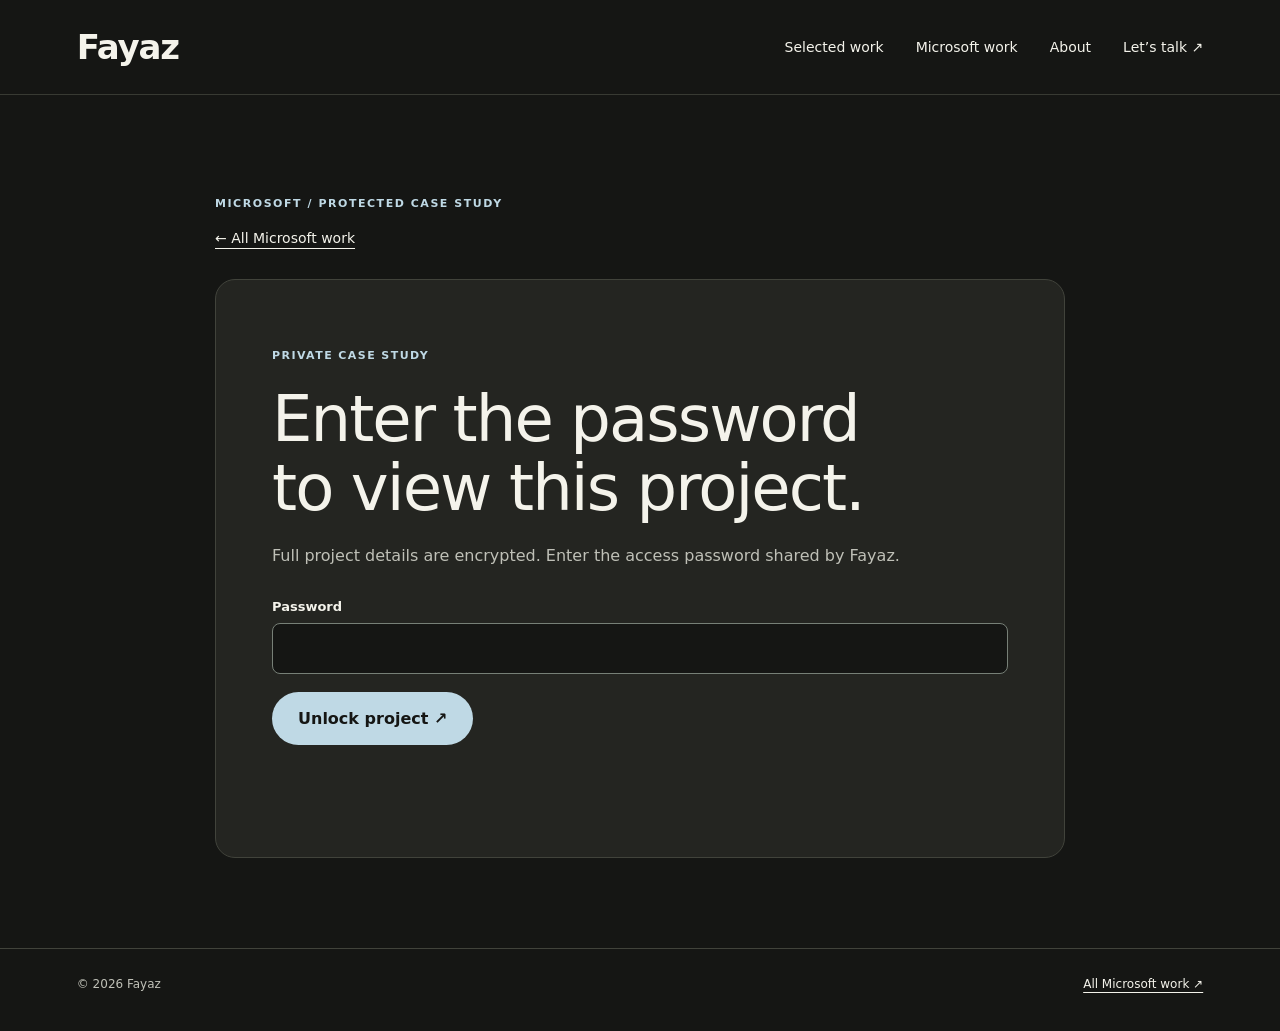
<file: microsoft-work/ai-inbox-triage/index.html>
<!doctype html><html lang="en"><head><meta charset="utf-8"><meta name="viewport" content="width=device-width,initial-scale=1"><meta name="robots" content="noindex,nofollow"><title>Protected Microsoft case study | Fayaz PK</title><link rel="stylesheet" href="../work.css"></head><body class="lock-body"><header class="site-header"><a class="site-wordmark" href="../../index.html" aria-label="Fayaz home">Fayaz</a><nav class="site-nav" aria-label="Main navigation"><a href="../../index.html#work">Selected work</a><a href="../">Microsoft work</a><a href="../../index.html#about">About</a><a href="../../index.html#contact">Let’s talk ↗</a></nav></header><main class="lock"><p class="lock-kicker">MICROSOFT / PROTECTED CASE STUDY</p><a href="../">← All Microsoft work</a><div class="lock-card"><p class="eyebrow">PRIVATE CASE STUDY</p><h1>Enter the password to view this project.</h1><p>Full project details are encrypted. Enter the access password shared by Fayaz.</p><form id="unlock"><label for="password">Password</label><input id="password" name="password" type="password" required autocomplete="current-password"><button type="submit">Unlock project ↗</button><p id="error" role="alert" aria-live="polite"></p></form></div></main><footer class="site-footer"><span>© 2026 Fayaz</span><a href="../">All Microsoft work ↗</a></footer><script src="../unlock.js" defer></script></body></html>
</file>
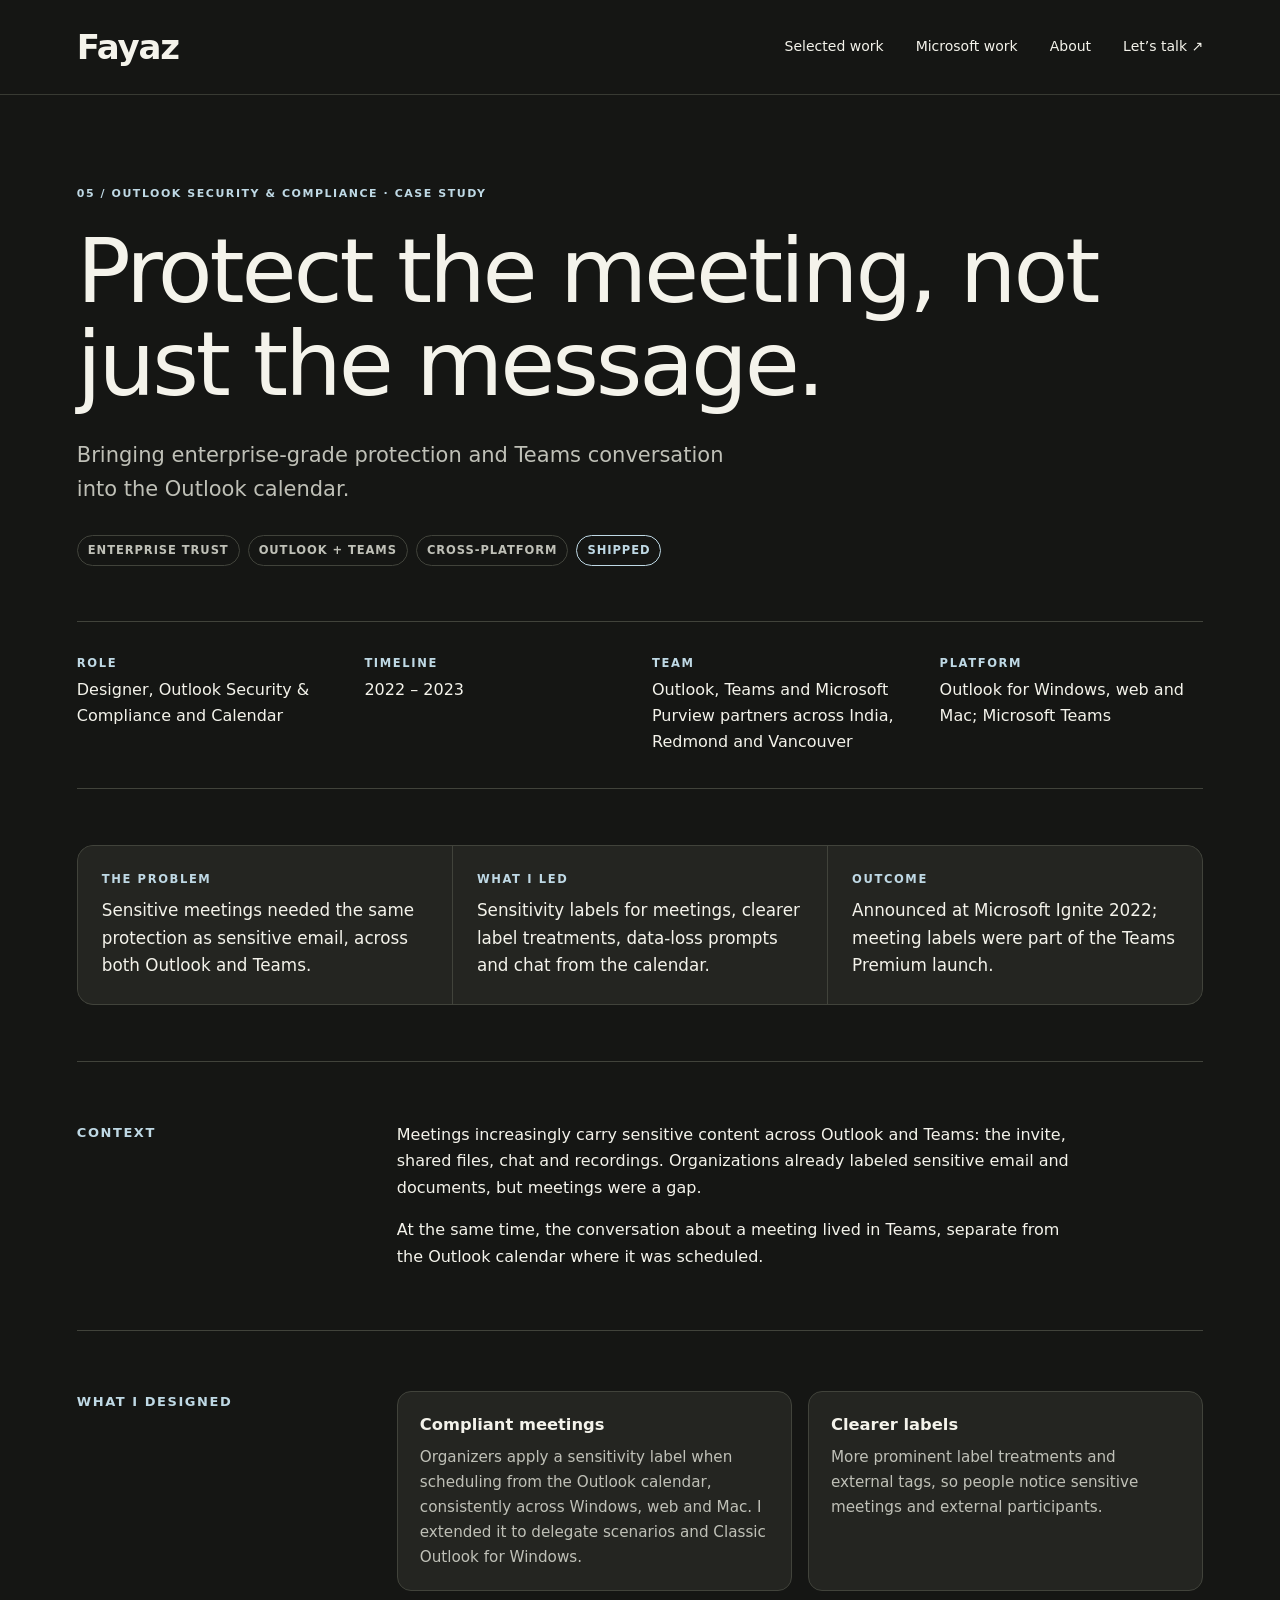
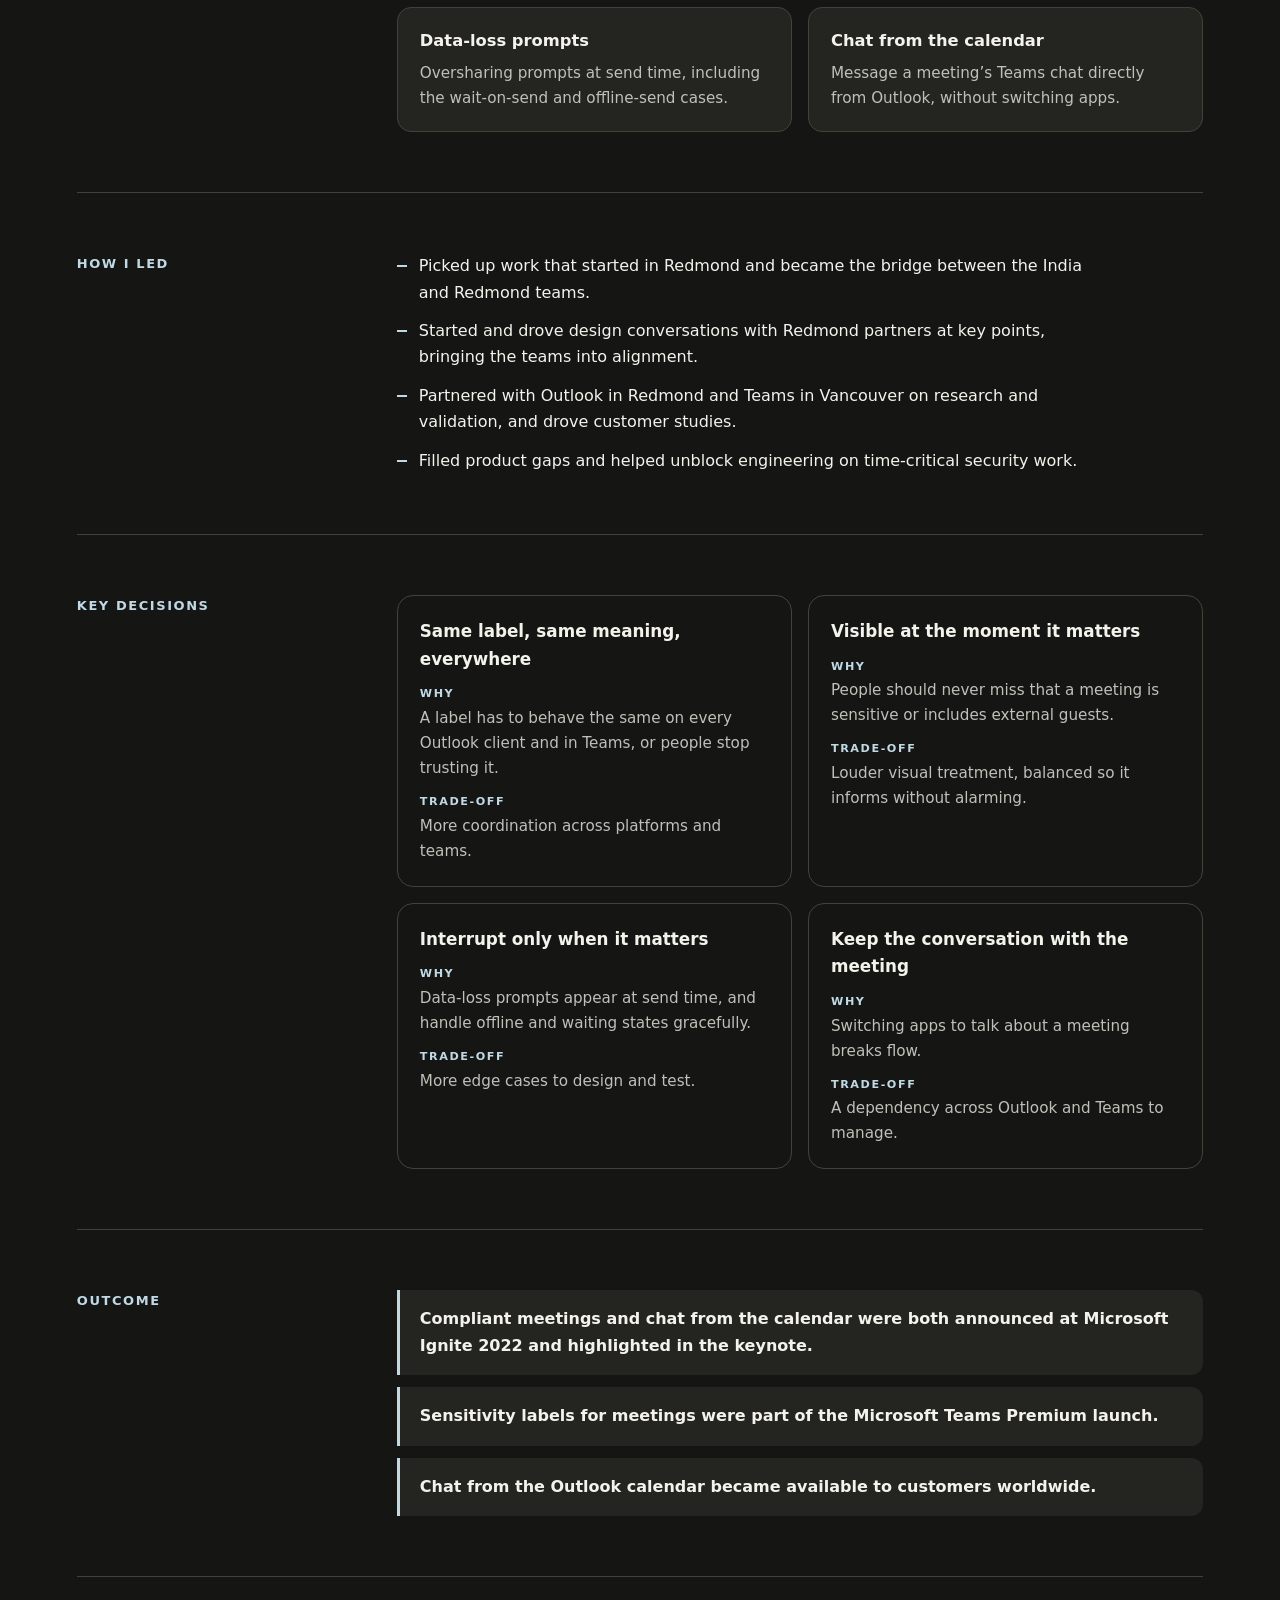
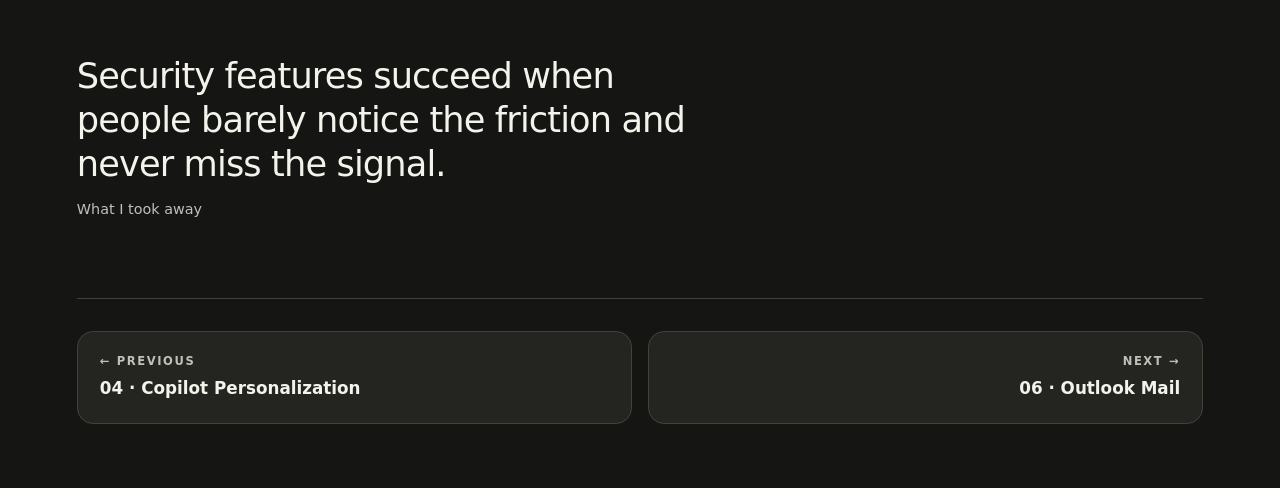
<file: microsoft-work/compliant-meetings/index.html>
<!DOCTYPE html>
<html lang="en" dir="ltr">
<head>
<meta charset="utf-8">
<meta name="viewport" content="width=device-width, initial-scale=1">
<meta name="color-scheme" content="light dark">
<title>Outlook Security & Compliance: Protect the meeting, not just the message. | Fayaz PK</title>
<meta name="description" content="Bringing enterprise-grade protection and Teams conversation into the Outlook calendar.">
<!-- Case study 05. Upload this file to a folder named "work" in your site. Links assume your homepage is index.html at the site root. -->
<style>
:root{
  --cs-accent:#2563eb;
  --cs-muted:color-mix(in srgb, CanvasText 66%, transparent);
  --cs-line:color-mix(in srgb, CanvasText 14%, transparent);
  --cs-soft:color-mix(in srgb, CanvasText 4%, transparent);
  --cs-max:1120px;
}
@media (prefers-color-scheme: dark){ :root{ --cs-accent:#7aa2ff; } }
*{ box-sizing:border-box; }
body{ margin:0; font-family:"Segoe UI", system-ui, -apple-system, sans-serif; background:Canvas; color:CanvasText; line-height:1.65; -webkit-font-smoothing:antialiased; }
a{ color:inherit; }
.cs-wrap{ max-width:var(--cs-max); margin-inline:auto; padding-inline:clamp(20px, 5vw, 48px); }
.cs-skip{ position:absolute; inset-inline-start:-9999px; }
.cs-skip:focus{ inset-inline-start:16px; inset-block-start:16px; padding:8px 12px; background:Canvas; border:1px solid var(--cs-line); border-radius:8px; z-index:10; }

/* Top bar */
.cs-top{ position:sticky; inset-block-start:0; z-index:5; background:color-mix(in srgb, Canvas 88%, transparent); backdrop-filter:blur(10px); border-block-end:1px solid var(--cs-line); }
.cs-top .cs-wrap{ display:flex; justify-content:space-between; align-items:center; min-height:60px; gap:16px; }
.cs-brand{ font-weight:700; text-decoration:none; letter-spacing:-.01em; }
.cs-back{ font-size:.9rem; text-decoration:none; color:var(--cs-muted); }
.cs-back:hover, .cs-brand:hover{ color:var(--cs-accent); }

/* Hero */
.cs-hero{ padding-block:clamp(48px, 8vw, 104px) clamp(32px, 5vw, 56px); }
.cs-eyebrow{ font-size:.75rem; font-weight:600; letter-spacing:.14em; text-transform:uppercase; color:var(--cs-muted); margin:0 0 16px; }
.cs-eyebrow b{ color:var(--cs-accent); }
.cs-hero h1{ font-size:clamp(2.2rem, 5.4vw, 4.4rem); line-height:1.06; letter-spacing:-.025em; margin:0 0 20px; max-width:18ch; }
.cs-dek{ font-size:clamp(1.1rem, 1.8vw, 1.35rem); color:var(--cs-muted); max-width:58ch; margin:0 0 28px; }
.cs-tags{ display:flex; flex-wrap:wrap; gap:8px; margin:0; padding:0; list-style:none; }
.cs-tags li{ font-size:.72rem; font-weight:600; letter-spacing:.08em; text-transform:uppercase; padding:5px 10px; border:1px solid var(--cs-line); border-radius:999px; color:var(--cs-muted); }
.cs-tags li.cs-status{ border-color:var(--cs-accent); color:var(--cs-accent); }

/* Meta */
.cs-meta{ display:grid; grid-template-columns:repeat(auto-fit, minmax(200px, 1fr)); gap:24px; margin:0; padding-block:28px; border-block:1px solid var(--cs-line); }
.cs-meta dt{ font-size:.72rem; font-weight:700; letter-spacing:.14em; text-transform:uppercase; color:var(--cs-muted); margin:0 0 4px; }
.cs-meta dd{ margin:0; }

/* At a glance */
.cs-glance{ display:grid; grid-template-columns:repeat(auto-fit, minmax(240px, 1fr)); gap:1px; margin-block:clamp(32px, 5vw, 56px); background:var(--cs-line); border:1px solid var(--cs-line); border-radius:16px; overflow:hidden; }
.cs-glance div{ padding:24px; background:Canvas; }
.cs-glance h2{ font-size:.72rem; font-weight:700; letter-spacing:.14em; text-transform:uppercase; color:var(--cs-accent); margin:0 0 8px; }
.cs-glance p{ margin:0; font-size:1.05rem; }

/* Content rows */
.cs-row{ display:grid; grid-template-columns:minmax(0, 3fr) minmax(0, 9fr); gap:clamp(24px, 4vw, 64px); padding-block:clamp(36px, 5vw, 60px); border-block-start:1px solid var(--cs-line); }
.cs-row > h2{ font-size:1.05rem; letter-spacing:-.005em; margin:0; position:sticky; inset-block-start:84px; align-self:start; }
.cs-body > *:first-child{ margin-block-start:0; }
.cs-body > *:last-child{ margin-block-end:0; }
.cs-body p{ margin:0 0 16px; max-width:68ch; }
.cs-big{ font-size:clamp(1.2rem, 2vw, 1.5rem); line-height:1.4; font-weight:600; letter-spacing:-.01em; }
.cs-list{ margin:0 0 16px; padding:0; list-style:none; display:grid; gap:12px; max-width:68ch; }
.cs-list li{ position:relative; padding-inline-start:22px; }
.cs-list li::before{ content:""; position:absolute; inset-inline-start:0; inset-block-start:.75em; width:10px; height:2px; background:var(--cs-accent); }
.cs-cards{ display:grid; gap:16px; margin:0 0 20px; }
.cs-cols-3{ grid-template-columns:repeat(auto-fit, minmax(210px, 1fr)); }
.cs-cols-2{ grid-template-columns:repeat(auto-fit, minmax(260px, 1fr)); }
.cs-card{ padding:20px 22px; border:1px solid var(--cs-line); border-radius:14px; background:var(--cs-soft); }
.cs-card h3{ font-size:1.02rem; margin:0 0 6px; }
.cs-card p{ margin:0; color:var(--cs-muted); font-size:.95rem; }
.cs-callout{ padding:16px 20px; border-inline-start:3px solid var(--cs-accent); background:var(--cs-soft); border-radius:0 12px 12px 0; font-weight:600; }
.cs-steps{ counter-reset:cs; list-style:none; margin:0 0 20px; padding:0; display:grid; gap:0; }
.cs-steps li{ counter-increment:cs; position:relative; padding-block-end:20px; padding-inline-start:52px; }
.cs-steps li::before{ content:counter(cs, decimal-leading-zero); position:absolute; inset-inline-start:0; inset-block-start:0; width:36px; height:36px; border-radius:50%; border:1px solid var(--cs-accent); color:var(--cs-accent); font-size:.8rem; font-weight:700; display:grid; place-items:center; }
.cs-steps li::after{ content:""; position:absolute; inset-inline-start:18px; inset-block:40px 4px; width:1px; background:var(--cs-line); }
.cs-steps li:last-child::after{ display:none; }
.cs-steps h3{ font-size:1rem; margin:6px 0 4px; }
.cs-steps p{ margin:0; color:var(--cs-muted); }
.cs-flow{ padding:24px; border:1px solid var(--cs-line); border-radius:16px; margin:0 0 20px; }
.cs-flow > h3{ font-size:1.15rem; margin:0 0 6px; }
.cs-flow > p{ color:var(--cs-muted); }
.cs-table-wrap{ overflow-x:auto; margin:0 0 20px; border:1px solid var(--cs-line); border-radius:14px; }
.cs-table{ width:100%; border-collapse:collapse; font-size:.95rem; }
.cs-table th, .cs-table td{ text-align:start; vertical-align:top; padding:14px 16px; border-block-end:1px solid var(--cs-line); }
.cs-table thead th{ font-size:.72rem; letter-spacing:.12em; text-transform:uppercase; color:var(--cs-muted); background:var(--cs-soft); }
.cs-table tbody tr:last-child th, .cs-table tbody tr:last-child td{ border-block-end:0; }
.cs-table tbody th{ font-weight:700; white-space:nowrap; }
.cs-scale{ display:flex; justify-content:space-between; gap:16px; font-size:.82rem; color:var(--cs-muted); padding-block-start:10px; border-block-start:2px solid; border-image:linear-gradient(90deg, var(--cs-line), var(--cs-accent)) 1; }
.cs-figure{ margin:8px 0 20px; }
.cs-ph{ aspect-ratio:16 / 9; display:grid; place-content:center; text-align:center; gap:6px; padding:24px; border:1.5px dashed var(--cs-line); border-radius:16px; background:var(--cs-soft); color:var(--cs-muted); font-size:.95rem; }
.cs-ph span{ font-size:.7rem; font-weight:700; letter-spacing:.16em; text-transform:uppercase; color:var(--cs-accent); }
.cs-figure img{ width:100%; height:auto; border-radius:16px; border:1px solid var(--cs-line); display:block; }
.cs-figure figcaption{ font-size:.85rem; color:var(--cs-muted); margin-block-start:10px; }

/* Decisions */
.cs-decisions{ display:grid; grid-template-columns:repeat(auto-fit, minmax(260px, 1fr)); gap:16px; }
.cs-decision{ padding:22px; border:1px solid var(--cs-line); border-radius:16px; }
.cs-decision h3{ font-size:1.05rem; margin:0 0 12px; }
.cs-decision dl{ margin:0; }
.cs-decision dt{ font-size:.7rem; font-weight:700; letter-spacing:.14em; text-transform:uppercase; color:var(--cs-accent); }
.cs-decision dd{ margin:2px 0 12px; color:var(--cs-muted); font-size:.95rem; }
.cs-decision dd:last-child{ margin-block-end:0; }

/* Outcomes + reflection */
.cs-outcomes{ list-style:none; margin:0; padding:0; display:grid; gap:12px; }
.cs-outcomes li{ padding:16px 20px; border-inline-start:3px solid var(--cs-accent); background:var(--cs-soft); border-radius:0 12px 12px 0; font-weight:600; }
.cs-reflect{ margin:0; padding-block:clamp(40px, 6vw, 80px); border-block-start:1px solid var(--cs-line); }
.cs-reflect p{ font-size:clamp(1.4rem, 3vw, 2.2rem); line-height:1.25; letter-spacing:-.015em; font-weight:600; max-width:28ch; margin:0 0 12px; }
.cs-reflect footer{ color:var(--cs-muted); font-size:.9rem; }
.cs-note{ font-size:.9rem; color:var(--cs-muted); margin:0; padding-block-end:32px; }

/* Pager */
.cs-pager{ display:grid; grid-template-columns:1fr 1fr; gap:16px; padding-block:32px 64px; border-block-start:1px solid var(--cs-line); }
.cs-pager a{ display:block; padding:20px 22px; border:1px solid var(--cs-line); border-radius:16px; text-decoration:none; transition:border-color .2s, transform .2s; }
.cs-pager a:hover{ border-color:var(--cs-accent); transform:translateY(-2px); }
.cs-pager span{ display:block; font-size:.72rem; font-weight:700; letter-spacing:.14em; text-transform:uppercase; color:var(--cs-muted); margin-block-end:4px; }
.cs-pager strong{ font-size:1.05rem; }
.cs-pager .cs-next{ text-align:end; grid-column:2; }

@media (max-width: 820px){
  .cs-row{ grid-template-columns:1fr; gap:16px; }
  .cs-row > h2{ position:static; }
  .cs-pager{ grid-template-columns:1fr; }
  .cs-pager .cs-next{ grid-column:auto; }
}
@media (prefers-reduced-motion: reduce){ .cs-pager a{ transition:none; } }
</style>
<link rel="stylesheet" href="../case-style.css">
</head>
<body>
<a class="cs-skip" href="#cs-main">Skip to content</a>
<header class="cs-top"><div class="cs-wrap"><a class="cs-brand" href="../../index.html" aria-label="Fayaz home">Fayaz</a><nav class="cs-nav" aria-label="Main navigation"><a href="../../index.html#work">Selected work</a><a href="../">Microsoft work</a><a href="../../index.html#about">About</a><a href="../../index.html#contact">Let’s talk ↗</a></nav></div></header>
<main id="cs-main">
  <div class="cs-wrap">
    <header class="cs-hero">
      <p class="cs-eyebrow"><b>05</b> / Outlook Security &amp; Compliance · Case study</p>
      <h1>Protect the meeting, not just the message.</h1>
      <p class="cs-dek">Bringing enterprise-grade protection and Teams conversation into the Outlook calendar.</p>
      <ul class="cs-tags"><li>Enterprise trust</li><li>Outlook + Teams</li><li>Cross-platform</li><li class="cs-status">Shipped</li></ul>
    </header>
    <dl class="cs-meta"><div><dt>Role</dt><dd>Designer, Outlook Security &amp; Compliance and Calendar</dd></div><div><dt>Timeline</dt><dd>2022 – 2023</dd></div><div><dt>Team</dt><dd>Outlook, Teams and Microsoft Purview partners across India, Redmond and Vancouver</dd></div><div><dt>Platform</dt><dd>Outlook for Windows, web and Mac; Microsoft Teams</dd></div></dl>
    <section class="cs-glance" aria-label="At a glance">
      <div><h2>The problem</h2><p>Sensitive meetings needed the same protection as sensitive email, across both Outlook and Teams.</p></div>
      <div><h2>What I led</h2><p>Sensitivity labels for meetings, clearer label treatments, data-loss prompts and chat from the calendar.</p></div>
      <div><h2>Outcome</h2><p>Announced at Microsoft Ignite 2022; meeting labels were part of the Teams Premium launch.</p></div>
    </section>
    <section class="cs-row"><h2>Context</h2><div class="cs-body"><p>Meetings increasingly carry sensitive content across Outlook and Teams: the invite, shared files, chat and recordings. Organizations already labeled sensitive email and documents, but meetings were a gap.</p><p>At the same time, the conversation about a meeting lived in Teams, separate from the Outlook calendar where it was scheduled.</p></div></section>
    <section class="cs-row"><h2>What I designed</h2><div class="cs-body"><div class="cs-cards cs-cols-2"><div class="cs-card"><h3>Compliant meetings</h3><p>Organizers apply a sensitivity label when scheduling from the Outlook calendar, consistently across Windows, web and Mac. I extended it to delegate scenarios and Classic Outlook for Windows.</p></div><div class="cs-card"><h3>Clearer labels</h3><p>More prominent label treatments and external tags, so people notice sensitive meetings and external participants.</p></div><div class="cs-card"><h3>Data-loss prompts</h3><p>Oversharing prompts at send time, including the wait-on-send and offline-send cases.</p></div><div class="cs-card"><h3>Chat from the calendar</h3><p>Message a meeting’s Teams chat directly from Outlook, without switching apps.</p></div></div></div></section>
    <section class="cs-row"><h2>How I led</h2><div class="cs-body"><ul class="cs-list"><li>Picked up work that started in Redmond and became the bridge between the India and Redmond teams.</li><li>Started and drove design conversations with Redmond partners at key points, bringing the teams into alignment.</li><li>Partnered with Outlook in Redmond and Teams in Vancouver on research and validation, and drove customer studies.</li><li>Filled product gaps and helped unblock engineering on time-critical security work.</li></ul></div></section>
    <section class="cs-row"><h2>Key decisions</h2><div class="cs-body"><div class="cs-decisions"><div class="cs-decision"><h3>Same label, same meaning, everywhere</h3><dl><dt>Why</dt><dd>A label has to behave the same on every Outlook client and in Teams, or people stop trusting it.</dd><dt>Trade-off</dt><dd>More coordination across platforms and teams.</dd></dl></div><div class="cs-decision"><h3>Visible at the moment it matters</h3><dl><dt>Why</dt><dd>People should never miss that a meeting is sensitive or includes external guests.</dd><dt>Trade-off</dt><dd>Louder visual treatment, balanced so it informs without alarming.</dd></dl></div><div class="cs-decision"><h3>Interrupt only when it matters</h3><dl><dt>Why</dt><dd>Data-loss prompts appear at send time, and handle offline and waiting states gracefully.</dd><dt>Trade-off</dt><dd>More edge cases to design and test.</dd></dl></div><div class="cs-decision"><h3>Keep the conversation with the meeting</h3><dl><dt>Why</dt><dd>Switching apps to talk about a meeting breaks flow.</dd><dt>Trade-off</dt><dd>A dependency across Outlook and Teams to manage.</dd></dl></div></div></div></section>
    <section class="cs-row"><h2>Outcome</h2><div class="cs-body"><!-- Add cleared, public-safe metrics here as extra list items --><ul class="cs-outcomes"><li>Compliant meetings and chat from the calendar were both announced at Microsoft Ignite 2022 and highlighted in the keynote.</li><li>Sensitivity labels for meetings were part of the Microsoft Teams Premium launch.</li><li>Chat from the Outlook calendar became available to customers worldwide.</li></ul></div></section>
    <blockquote class="cs-reflect"><p>Security features succeed when people barely notice the friction and never miss the signal.</p><footer>What I took away</footer></blockquote>

    <nav class="cs-pager" aria-label="More projects"><a class="cs-prev" href="../copilot-personalization/"><span>&larr; Previous</span><strong>04 · Copilot Personalization</strong></a><a class="cs-next" href="../ai-inbox-triage/"><span>Next &rarr;</span><strong>06 · Outlook Mail</strong></a></nav>
  </div>
</main>
</body>
</html>
</file>
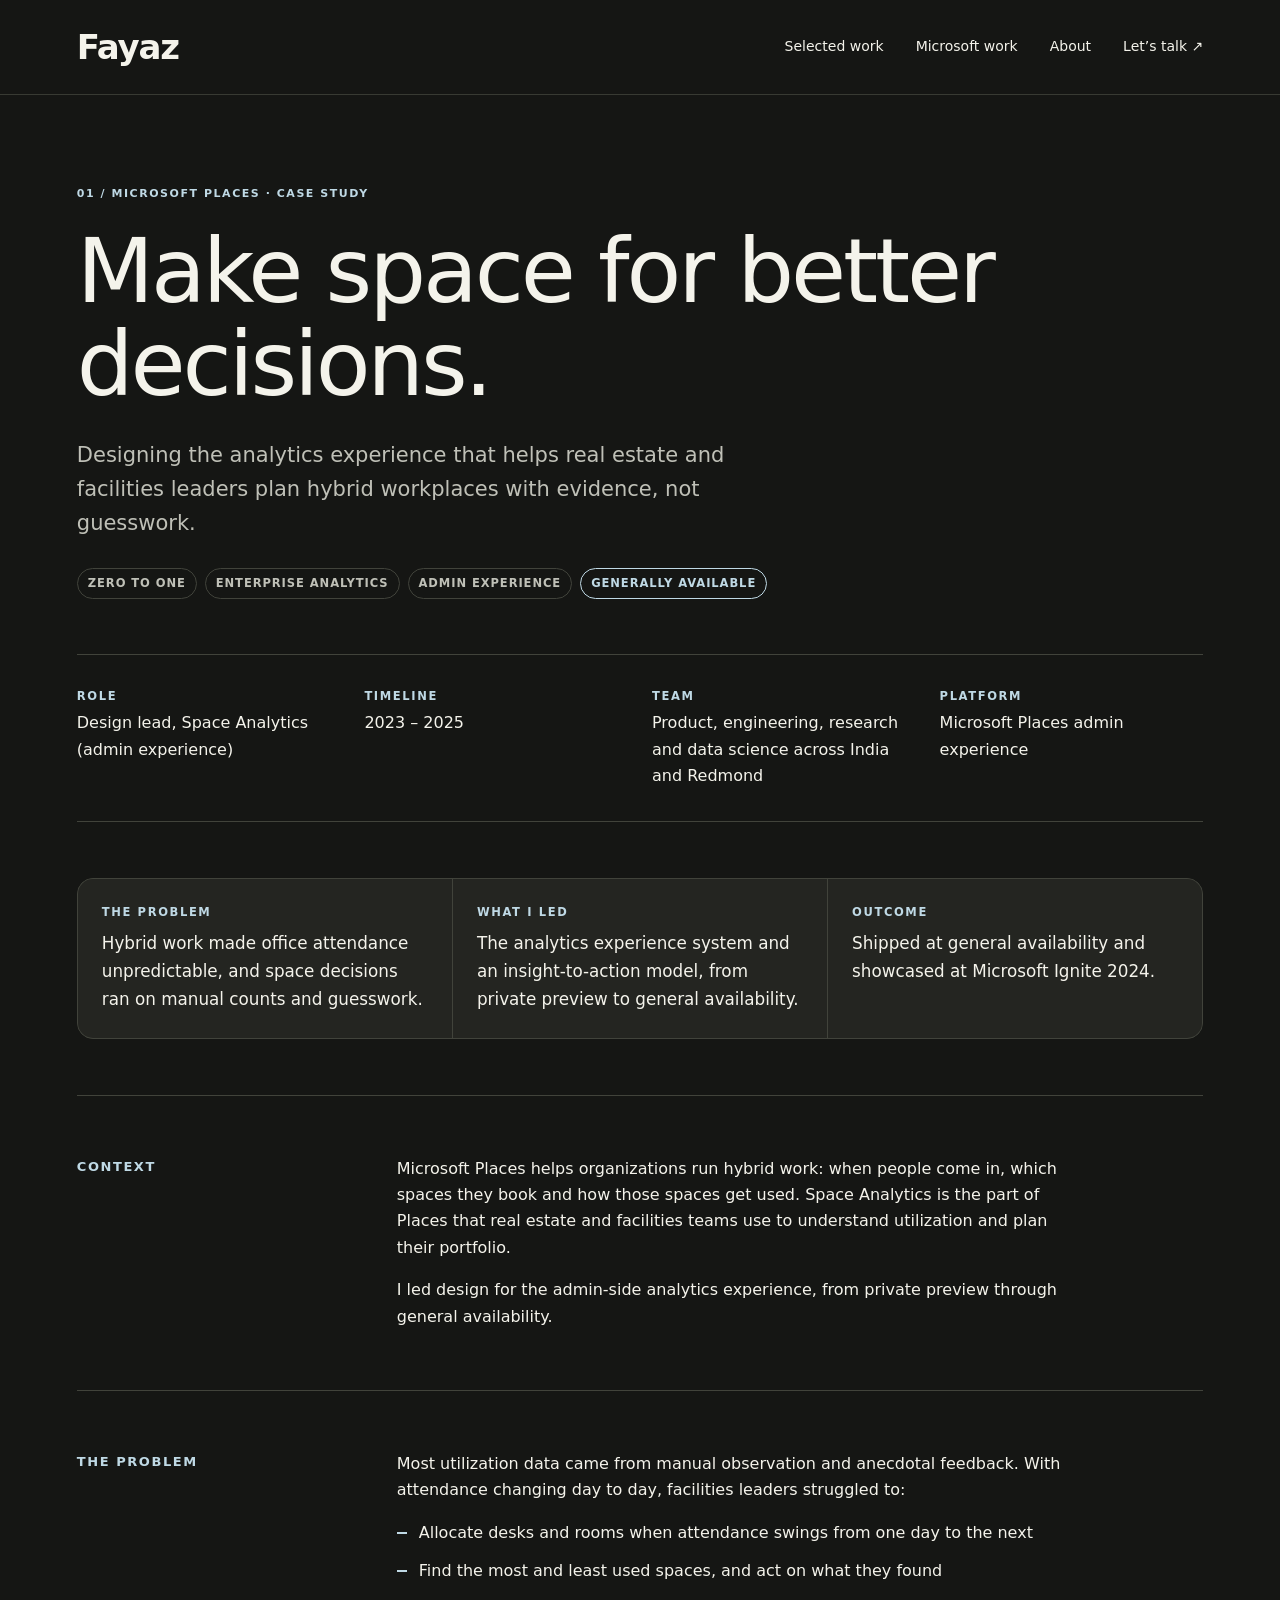
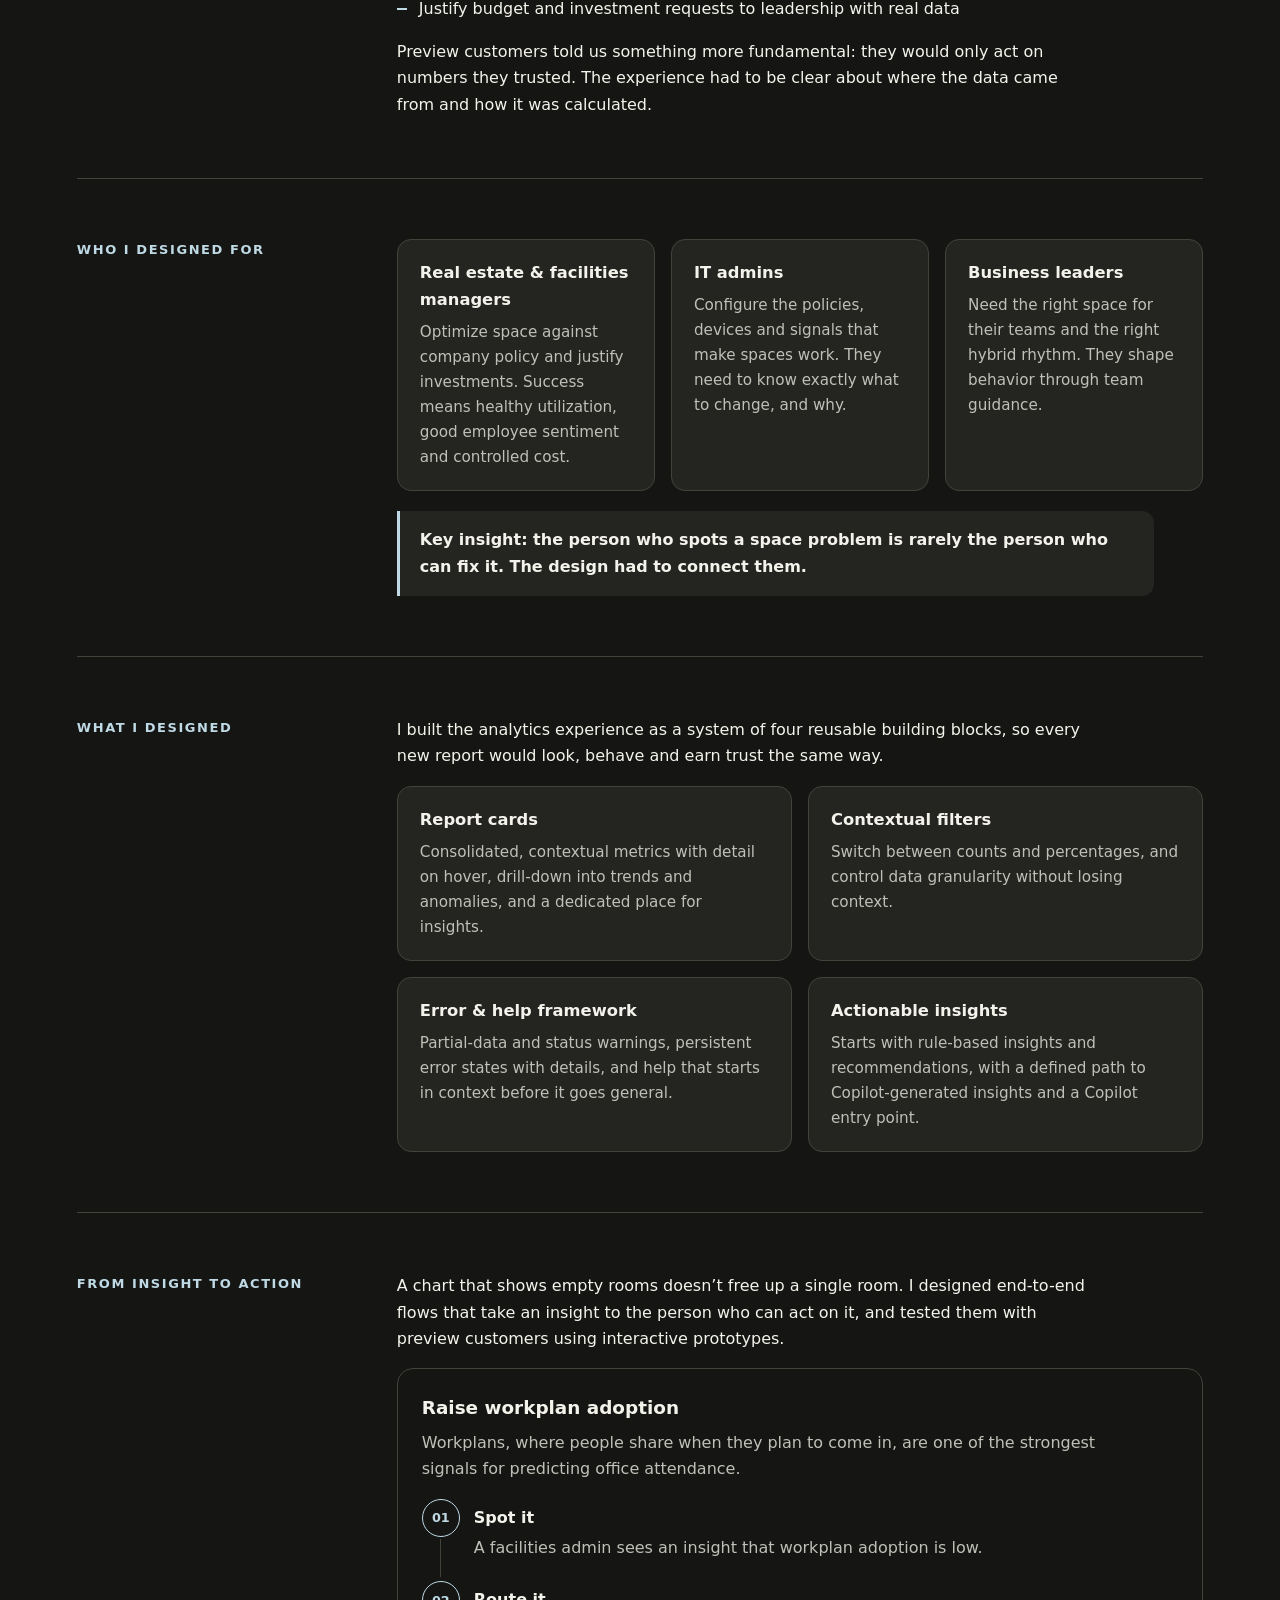
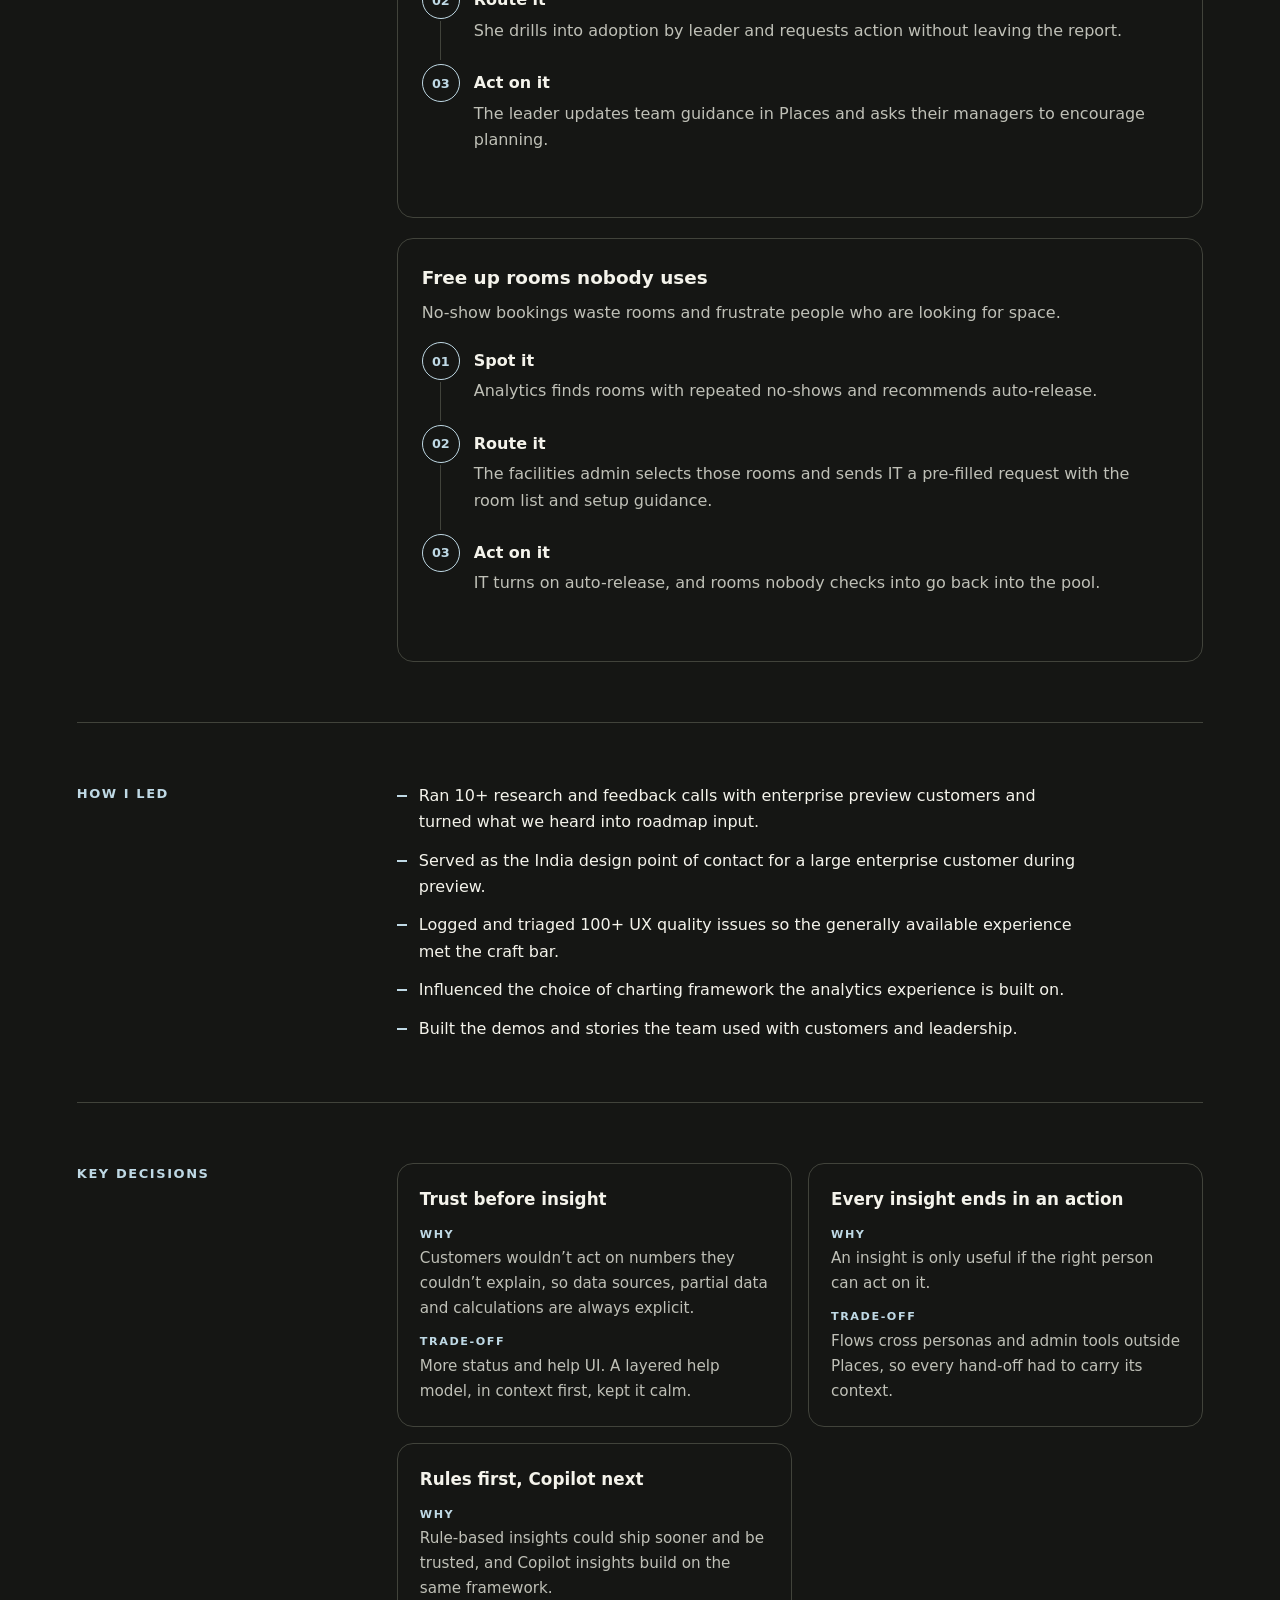
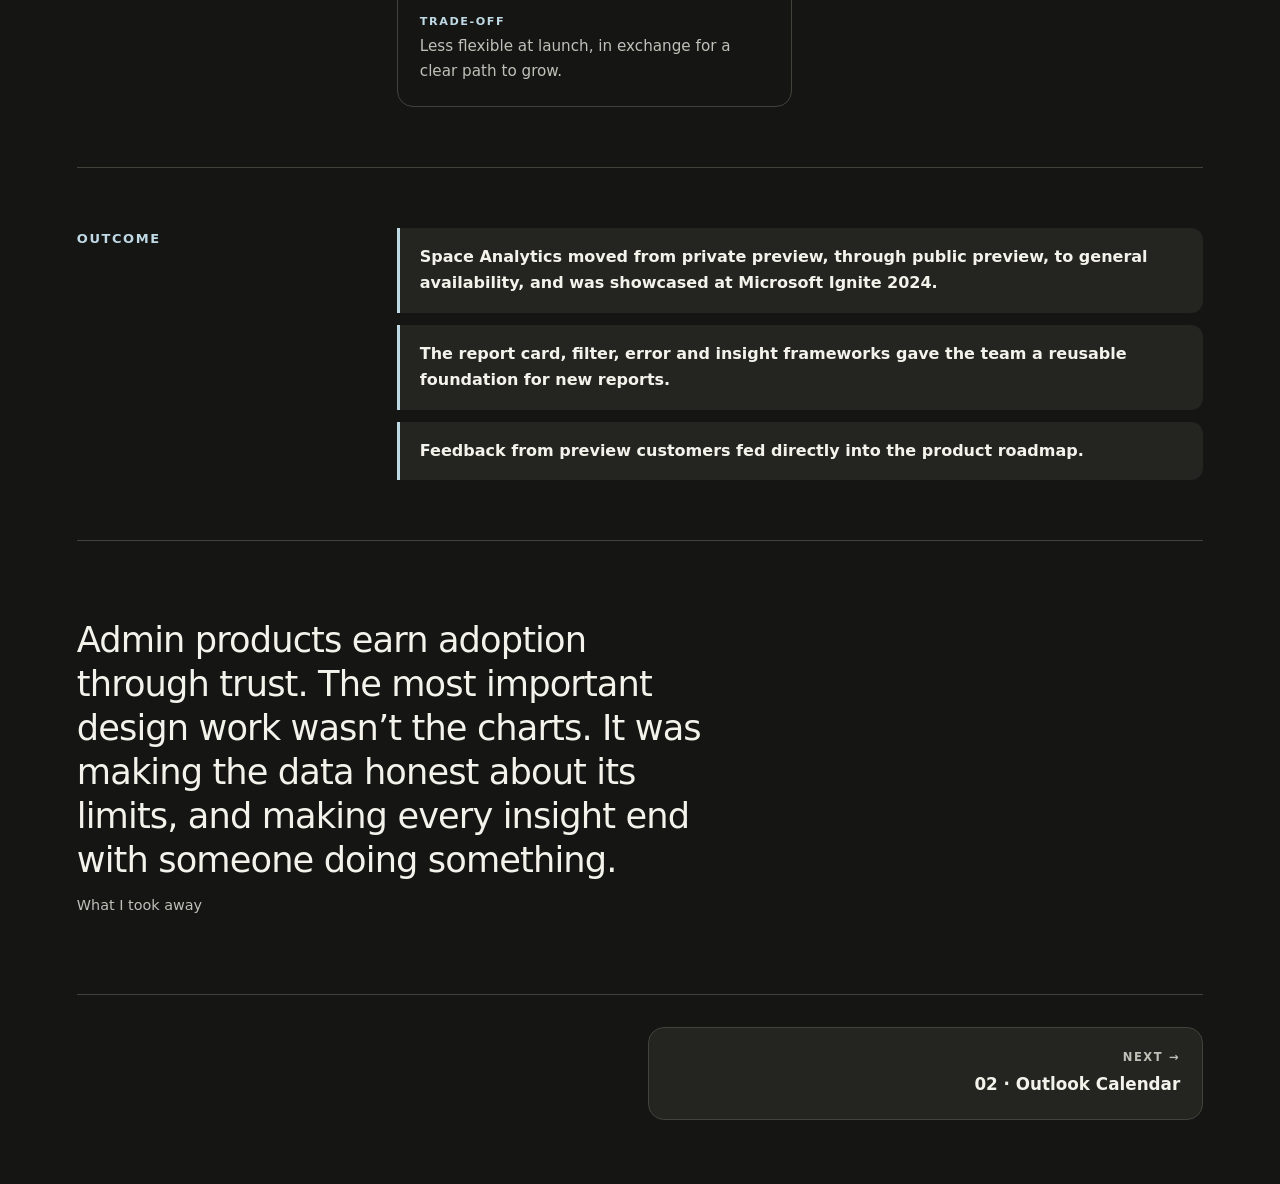
<file: microsoft-work/microsoft-places-space-analytics/index.html>
<!DOCTYPE html>
<html lang="en" dir="ltr">
<head>
<meta charset="utf-8">
<meta name="viewport" content="width=device-width, initial-scale=1">
<meta name="color-scheme" content="light dark">
<title>Microsoft Places: Make space for better decisions. | Fayaz PK</title>
<meta name="description" content="Designing the analytics experience that helps real estate and facilities leaders plan hybrid workplaces with evidence, not guesswork.">
<!-- Case study 01. Upload this file to a folder named "work" in your site. Links assume your homepage is index.html at the site root. -->
<style>
:root{
  --cs-accent:#2563eb;
  --cs-muted:color-mix(in srgb, CanvasText 66%, transparent);
  --cs-line:color-mix(in srgb, CanvasText 14%, transparent);
  --cs-soft:color-mix(in srgb, CanvasText 4%, transparent);
  --cs-max:1120px;
}
@media (prefers-color-scheme: dark){ :root{ --cs-accent:#7aa2ff; } }
*{ box-sizing:border-box; }
body{ margin:0; font-family:"Segoe UI", system-ui, -apple-system, sans-serif; background:Canvas; color:CanvasText; line-height:1.65; -webkit-font-smoothing:antialiased; }
a{ color:inherit; }
.cs-wrap{ max-width:var(--cs-max); margin-inline:auto; padding-inline:clamp(20px, 5vw, 48px); }
.cs-skip{ position:absolute; inset-inline-start:-9999px; }
.cs-skip:focus{ inset-inline-start:16px; inset-block-start:16px; padding:8px 12px; background:Canvas; border:1px solid var(--cs-line); border-radius:8px; z-index:10; }

/* Top bar */
.cs-top{ position:sticky; inset-block-start:0; z-index:5; background:color-mix(in srgb, Canvas 88%, transparent); backdrop-filter:blur(10px); border-block-end:1px solid var(--cs-line); }
.cs-top .cs-wrap{ display:flex; justify-content:space-between; align-items:center; min-height:60px; gap:16px; }
.cs-brand{ font-weight:700; text-decoration:none; letter-spacing:-.01em; }
.cs-back{ font-size:.9rem; text-decoration:none; color:var(--cs-muted); }
.cs-back:hover, .cs-brand:hover{ color:var(--cs-accent); }

/* Hero */
.cs-hero{ padding-block:clamp(48px, 8vw, 104px) clamp(32px, 5vw, 56px); }
.cs-eyebrow{ font-size:.75rem; font-weight:600; letter-spacing:.14em; text-transform:uppercase; color:var(--cs-muted); margin:0 0 16px; }
.cs-eyebrow b{ color:var(--cs-accent); }
.cs-hero h1{ font-size:clamp(2.2rem, 5.4vw, 4.4rem); line-height:1.06; letter-spacing:-.025em; margin:0 0 20px; max-width:18ch; }
.cs-dek{ font-size:clamp(1.1rem, 1.8vw, 1.35rem); color:var(--cs-muted); max-width:58ch; margin:0 0 28px; }
.cs-tags{ display:flex; flex-wrap:wrap; gap:8px; margin:0; padding:0; list-style:none; }
.cs-tags li{ font-size:.72rem; font-weight:600; letter-spacing:.08em; text-transform:uppercase; padding:5px 10px; border:1px solid var(--cs-line); border-radius:999px; color:var(--cs-muted); }
.cs-tags li.cs-status{ border-color:var(--cs-accent); color:var(--cs-accent); }

/* Meta */
.cs-meta{ display:grid; grid-template-columns:repeat(auto-fit, minmax(200px, 1fr)); gap:24px; margin:0; padding-block:28px; border-block:1px solid var(--cs-line); }
.cs-meta dt{ font-size:.72rem; font-weight:700; letter-spacing:.14em; text-transform:uppercase; color:var(--cs-muted); margin:0 0 4px; }
.cs-meta dd{ margin:0; }

/* At a glance */
.cs-glance{ display:grid; grid-template-columns:repeat(auto-fit, minmax(240px, 1fr)); gap:1px; margin-block:clamp(32px, 5vw, 56px); background:var(--cs-line); border:1px solid var(--cs-line); border-radius:16px; overflow:hidden; }
.cs-glance div{ padding:24px; background:Canvas; }
.cs-glance h2{ font-size:.72rem; font-weight:700; letter-spacing:.14em; text-transform:uppercase; color:var(--cs-accent); margin:0 0 8px; }
.cs-glance p{ margin:0; font-size:1.05rem; }

/* Content rows */
.cs-row{ display:grid; grid-template-columns:minmax(0, 3fr) minmax(0, 9fr); gap:clamp(24px, 4vw, 64px); padding-block:clamp(36px, 5vw, 60px); border-block-start:1px solid var(--cs-line); }
.cs-row > h2{ font-size:1.05rem; letter-spacing:-.005em; margin:0; position:sticky; inset-block-start:84px; align-self:start; }
.cs-body > *:first-child{ margin-block-start:0; }
.cs-body > *:last-child{ margin-block-end:0; }
.cs-body p{ margin:0 0 16px; max-width:68ch; }
.cs-big{ font-size:clamp(1.2rem, 2vw, 1.5rem); line-height:1.4; font-weight:600; letter-spacing:-.01em; }
.cs-list{ margin:0 0 16px; padding:0; list-style:none; display:grid; gap:12px; max-width:68ch; }
.cs-list li{ position:relative; padding-inline-start:22px; }
.cs-list li::before{ content:""; position:absolute; inset-inline-start:0; inset-block-start:.75em; width:10px; height:2px; background:var(--cs-accent); }
.cs-cards{ display:grid; gap:16px; margin:0 0 20px; }
.cs-cols-3{ grid-template-columns:repeat(auto-fit, minmax(210px, 1fr)); }
.cs-cols-2{ grid-template-columns:repeat(auto-fit, minmax(260px, 1fr)); }
.cs-card{ padding:20px 22px; border:1px solid var(--cs-line); border-radius:14px; background:var(--cs-soft); }
.cs-card h3{ font-size:1.02rem; margin:0 0 6px; }
.cs-card p{ margin:0; color:var(--cs-muted); font-size:.95rem; }
.cs-callout{ padding:16px 20px; border-inline-start:3px solid var(--cs-accent); background:var(--cs-soft); border-radius:0 12px 12px 0; font-weight:600; }
.cs-steps{ counter-reset:cs; list-style:none; margin:0 0 20px; padding:0; display:grid; gap:0; }
.cs-steps li{ counter-increment:cs; position:relative; padding-block-end:20px; padding-inline-start:52px; }
.cs-steps li::before{ content:counter(cs, decimal-leading-zero); position:absolute; inset-inline-start:0; inset-block-start:0; width:36px; height:36px; border-radius:50%; border:1px solid var(--cs-accent); color:var(--cs-accent); font-size:.8rem; font-weight:700; display:grid; place-items:center; }
.cs-steps li::after{ content:""; position:absolute; inset-inline-start:18px; inset-block:40px 4px; width:1px; background:var(--cs-line); }
.cs-steps li:last-child::after{ display:none; }
.cs-steps h3{ font-size:1rem; margin:6px 0 4px; }
.cs-steps p{ margin:0; color:var(--cs-muted); }
.cs-flow{ padding:24px; border:1px solid var(--cs-line); border-radius:16px; margin:0 0 20px; }
.cs-flow > h3{ font-size:1.15rem; margin:0 0 6px; }
.cs-flow > p{ color:var(--cs-muted); }
.cs-table-wrap{ overflow-x:auto; margin:0 0 20px; border:1px solid var(--cs-line); border-radius:14px; }
.cs-table{ width:100%; border-collapse:collapse; font-size:.95rem; }
.cs-table th, .cs-table td{ text-align:start; vertical-align:top; padding:14px 16px; border-block-end:1px solid var(--cs-line); }
.cs-table thead th{ font-size:.72rem; letter-spacing:.12em; text-transform:uppercase; color:var(--cs-muted); background:var(--cs-soft); }
.cs-table tbody tr:last-child th, .cs-table tbody tr:last-child td{ border-block-end:0; }
.cs-table tbody th{ font-weight:700; white-space:nowrap; }
.cs-scale{ display:flex; justify-content:space-between; gap:16px; font-size:.82rem; color:var(--cs-muted); padding-block-start:10px; border-block-start:2px solid; border-image:linear-gradient(90deg, var(--cs-line), var(--cs-accent)) 1; }
.cs-figure{ margin:8px 0 20px; }
.cs-ph{ aspect-ratio:16 / 9; display:grid; place-content:center; text-align:center; gap:6px; padding:24px; border:1.5px dashed var(--cs-line); border-radius:16px; background:var(--cs-soft); color:var(--cs-muted); font-size:.95rem; }
.cs-ph span{ font-size:.7rem; font-weight:700; letter-spacing:.16em; text-transform:uppercase; color:var(--cs-accent); }
.cs-figure img{ width:100%; height:auto; border-radius:16px; border:1px solid var(--cs-line); display:block; }
.cs-figure figcaption{ font-size:.85rem; color:var(--cs-muted); margin-block-start:10px; }

/* Decisions */
.cs-decisions{ display:grid; grid-template-columns:repeat(auto-fit, minmax(260px, 1fr)); gap:16px; }
.cs-decision{ padding:22px; border:1px solid var(--cs-line); border-radius:16px; }
.cs-decision h3{ font-size:1.05rem; margin:0 0 12px; }
.cs-decision dl{ margin:0; }
.cs-decision dt{ font-size:.7rem; font-weight:700; letter-spacing:.14em; text-transform:uppercase; color:var(--cs-accent); }
.cs-decision dd{ margin:2px 0 12px; color:var(--cs-muted); font-size:.95rem; }
.cs-decision dd:last-child{ margin-block-end:0; }

/* Outcomes + reflection */
.cs-outcomes{ list-style:none; margin:0; padding:0; display:grid; gap:12px; }
.cs-outcomes li{ padding:16px 20px; border-inline-start:3px solid var(--cs-accent); background:var(--cs-soft); border-radius:0 12px 12px 0; font-weight:600; }
.cs-reflect{ margin:0; padding-block:clamp(40px, 6vw, 80px); border-block-start:1px solid var(--cs-line); }
.cs-reflect p{ font-size:clamp(1.4rem, 3vw, 2.2rem); line-height:1.25; letter-spacing:-.015em; font-weight:600; max-width:28ch; margin:0 0 12px; }
.cs-reflect footer{ color:var(--cs-muted); font-size:.9rem; }
.cs-note{ font-size:.9rem; color:var(--cs-muted); margin:0; padding-block-end:32px; }

/* Pager */
.cs-pager{ display:grid; grid-template-columns:1fr 1fr; gap:16px; padding-block:32px 64px; border-block-start:1px solid var(--cs-line); }
.cs-pager a{ display:block; padding:20px 22px; border:1px solid var(--cs-line); border-radius:16px; text-decoration:none; transition:border-color .2s, transform .2s; }
.cs-pager a:hover{ border-color:var(--cs-accent); transform:translateY(-2px); }
.cs-pager span{ display:block; font-size:.72rem; font-weight:700; letter-spacing:.14em; text-transform:uppercase; color:var(--cs-muted); margin-block-end:4px; }
.cs-pager strong{ font-size:1.05rem; }
.cs-pager .cs-next{ text-align:end; grid-column:2; }

@media (max-width: 820px){
  .cs-row{ grid-template-columns:1fr; gap:16px; }
  .cs-row > h2{ position:static; }
  .cs-pager{ grid-template-columns:1fr; }
  .cs-pager .cs-next{ grid-column:auto; }
}
@media (prefers-reduced-motion: reduce){ .cs-pager a{ transition:none; } }
</style>
<link rel="stylesheet" href="../case-style.css">
</head>
<body>
<a class="cs-skip" href="#cs-main">Skip to content</a>
<header class="cs-top"><div class="cs-wrap"><a class="cs-brand" href="../../index.html" aria-label="Fayaz home">Fayaz</a><nav class="cs-nav" aria-label="Main navigation"><a href="../../index.html#work">Selected work</a><a href="../">Microsoft work</a><a href="../../index.html#about">About</a><a href="../../index.html#contact">Let’s talk ↗</a></nav></div></header>
<main id="cs-main">
  <div class="cs-wrap">
    <header class="cs-hero">
      <p class="cs-eyebrow"><b>01</b> / Microsoft Places · Case study</p>
      <h1>Make space for better decisions.</h1>
      <p class="cs-dek">Designing the analytics experience that helps real estate and facilities leaders plan hybrid workplaces with evidence, not guesswork.</p>
      <ul class="cs-tags"><li>Zero to one</li><li>Enterprise analytics</li><li>Admin experience</li><li class="cs-status">Generally available</li></ul>
    </header>
    <dl class="cs-meta"><div><dt>Role</dt><dd>Design lead, Space Analytics (admin experience)</dd></div><div><dt>Timeline</dt><dd>2023 – 2025</dd></div><div><dt>Team</dt><dd>Product, engineering, research and data science across India and Redmond</dd></div><div><dt>Platform</dt><dd>Microsoft Places admin experience</dd></div></dl>
    <section class="cs-glance" aria-label="At a glance">
      <div><h2>The problem</h2><p>Hybrid work made office attendance unpredictable, and space decisions ran on manual counts and guesswork.</p></div>
      <div><h2>What I led</h2><p>The analytics experience system and an insight-to-action model, from private preview to general availability.</p></div>
      <div><h2>Outcome</h2><p>Shipped at general availability and showcased at Microsoft Ignite 2024.</p></div>
    </section>
    <section class="cs-row"><h2>Context</h2><div class="cs-body"><p>Microsoft Places helps organizations run hybrid work: when people come in, which spaces they book and how those spaces get used. Space Analytics is the part of Places that real estate and facilities teams use to understand utilization and plan their portfolio.</p><p>I led design for the admin-side analytics experience, from private preview through general availability.</p></div></section>
    <section class="cs-row"><h2>The problem</h2><div class="cs-body"><p>Most utilization data came from manual observation and anecdotal feedback. With attendance changing day to day, facilities leaders struggled to:</p><ul class="cs-list"><li>Allocate desks and rooms when attendance swings from one day to the next</li><li>Find the most and least used spaces, and act on what they found</li><li>Justify budget and investment requests to leadership with real data</li></ul><p>Preview customers told us something more fundamental: they would only act on numbers they trusted. The experience had to be clear about where the data came from and how it was calculated.</p></div></section>
    <section class="cs-row"><h2>Who I designed for</h2><div class="cs-body"><div class="cs-cards cs-cols-3"><div class="cs-card"><h3>Real estate &amp; facilities managers</h3><p>Optimize space against company policy and justify investments. Success means healthy utilization, good employee sentiment and controlled cost.</p></div><div class="cs-card"><h3>IT admins</h3><p>Configure the policies, devices and signals that make spaces work. They need to know exactly what to change, and why.</p></div><div class="cs-card"><h3>Business leaders</h3><p>Need the right space for their teams and the right hybrid rhythm. They shape behavior through team guidance.</p></div></div><p class="cs-callout">Key insight: the person who spots a space problem is rarely the person who can fix it. The design had to connect them.</p></div></section>
    <section class="cs-row"><h2>What I designed</h2><div class="cs-body"><p>I built the analytics experience as a system of four reusable building blocks, so every new report would look, behave and earn trust the same way.</p><div class="cs-cards cs-cols-2"><div class="cs-card"><h3>Report cards</h3><p>Consolidated, contextual metrics with detail on hover, drill-down into trends and anomalies, and a dedicated place for insights.</p></div><div class="cs-card"><h3>Contextual filters</h3><p>Switch between counts and percentages, and control data granularity without losing context.</p></div><div class="cs-card"><h3>Error &amp; help framework</h3><p>Partial-data and status warnings, persistent error states with details, and help that starts in context before it goes general.</p></div><div class="cs-card"><h3>Actionable insights</h3><p>Starts with rule-based insights and recommendations, with a defined path to Copilot-generated insights and a Copilot entry point.</p></div></div></div></section>
    <section class="cs-row"><h2>From insight to action</h2><div class="cs-body"><p>A chart that shows empty rooms doesn’t free up a single room. I designed end-to-end flows that take an insight to the person who can act on it, and tested them with preview customers using interactive prototypes.</p><div class="cs-flow"><h3>Raise workplan adoption</h3><p>Workplans, where people share when they plan to come in, are one of the strongest signals for predicting office attendance.</p><ol class="cs-steps"><li><h3>Spot it</h3><p>A facilities admin sees an insight that workplan adoption is low.</p></li><li><h3>Route it</h3><p>She drills into adoption by leader and requests action without leaving the report.</p></li><li><h3>Act on it</h3><p>The leader updates team guidance in Places and asks their managers to encourage planning.</p></li></ol></div><div class="cs-flow"><h3>Free up rooms nobody uses</h3><p>No-show bookings waste rooms and frustrate people who are looking for space.</p><ol class="cs-steps"><li><h3>Spot it</h3><p>Analytics finds rooms with repeated no-shows and recommends auto-release.</p></li><li><h3>Route it</h3><p>The facilities admin selects those rooms and sends IT a pre-filled request with the room list and setup guidance.</p></li><li><h3>Act on it</h3><p>IT turns on auto-release, and rooms nobody checks into go back into the pool.</p></li></ol></div></div></section>
    <section class="cs-row"><h2>How I led</h2><div class="cs-body"><ul class="cs-list"><li>Ran 10+ research and feedback calls with enterprise preview customers and turned what we heard into roadmap input.</li><li>Served as the India design point of contact for a large enterprise customer during preview.</li><li>Logged and triaged 100+ UX quality issues so the generally available experience met the craft bar.</li><li>Influenced the choice of charting framework the analytics experience is built on.</li><li>Built the demos and stories the team used with customers and leadership.</li></ul></div></section>
    <section class="cs-row"><h2>Key decisions</h2><div class="cs-body"><div class="cs-decisions"><div class="cs-decision"><h3>Trust before insight</h3><dl><dt>Why</dt><dd>Customers wouldn’t act on numbers they couldn’t explain, so data sources, partial data and calculations are always explicit.</dd><dt>Trade-off</dt><dd>More status and help UI. A layered help model, in context first, kept it calm.</dd></dl></div><div class="cs-decision"><h3>Every insight ends in an action</h3><dl><dt>Why</dt><dd>An insight is only useful if the right person can act on it.</dd><dt>Trade-off</dt><dd>Flows cross personas and admin tools outside Places, so every hand-off had to carry its context.</dd></dl></div><div class="cs-decision"><h3>Rules first, Copilot next</h3><dl><dt>Why</dt><dd>Rule-based insights could ship sooner and be trusted, and Copilot insights build on the same framework.</dd><dt>Trade-off</dt><dd>Less flexible at launch, in exchange for a clear path to grow.</dd></dl></div></div></div></section>
    <section class="cs-row"><h2>Outcome</h2><div class="cs-body"><!-- Add cleared, public-safe metrics here as extra list items --><ul class="cs-outcomes"><li>Space Analytics moved from private preview, through public preview, to general availability, and was showcased at Microsoft Ignite 2024.</li><li>The report card, filter, error and insight frameworks gave the team a reusable foundation for new reports.</li><li>Feedback from preview customers fed directly into the product roadmap.</li></ul></div></section>
    <blockquote class="cs-reflect"><p>Admin products earn adoption through trust. The most important design work wasn’t the charts. It was making the data honest about its limits, and making every insight end with someone doing something.</p><footer>What I took away</footer></blockquote>

    <nav class="cs-pager" aria-label="More projects"><a class="cs-next" href="../copilot-outlook-calendar/"><span>Next &rarr;</span><strong>02 · Outlook Calendar</strong></a></nav>
  </div>
</main>
</body>
</html>
</file>
<file: assets/work-card-layout.css>
.work .project {
  border: 1px solid rgba(23, 42, 42, .14);
  border-radius: 22px;
  padding: clamp(26px, 4vw, 40px);
  margin-bottom: 28px;
}
.hero { padding-top: 68px; }
.hero h1 {
  max-width: 1080px;
  margin: 32px 0 36px;
  font-size: clamp(56px, 8.5vw, 116px);
  line-height: 1.02;
}
.hero-bottom {
  flex-direction: column;
  align-items: flex-start;
  gap: 28px;
}
.hero-bottom p {
  max-width: 670px;
  margin: 0;
  font-size: clamp(17px, 1.6vw, 20px);
  line-height: 1.55;
}
.hero .button {
  min-height: auto;
  padding: 0 0 7px;
  gap: 18px;
  color: #bfd9e5;
  background: transparent;
  border: 0;
  border-bottom: 1px solid currentColor;
  border-radius: 0;
  box-shadow: none;
  font-size: 16px;
}
.hero .button:hover { color: #f4f3eb; background: transparent; transform: none; }
.hero .button:focus-visible { outline: 2px solid currentColor; outline-offset: 5px; }
.hero .button span { font-size: 19px; }
.hero-meta { margin-top: 68px; }
.ticker {
  margin-top: 0;
  padding: 14px 0;
  color: #aeb9b8;
  background: #151614;
  border-top: 1px solid #383a33;
  border-bottom: 1px solid #383a33;
  font-size: 11px;
  letter-spacing: 1.5px;
  transform: none;
}
.ticker b { padding: 0 24px; opacity: .45; }
.about .ticker {
  margin: 56px 0 0;
  color: #555b4f;
  background: transparent;
  border-top: 1px solid #b9bdb0;
  border-bottom: 1px solid #b9bdb0;
}
.about .community { margin-top: 52px; padding-top: 0; border-top: 0; }
.footer-meta { align-items: baseline; }
.footer-meta > span, .footer-meta > a, .footer-meta > button { line-height: 1.5; }
.footer-meta button { min-height: 0; height: auto; }
.work .project-top {
  align-items: baseline;
  border-bottom: 1px solid rgba(23, 42, 42, .28);
  padding-bottom: 18px;
}
.work .project-main { padding: 12px 0 22px; }
.work .project h3 {
  max-width: 780px;
  margin: 18px 0 22px;
  font-weight: 500;
}
.work .project-desc, .work .case-heading > p {
  max-width: 520px;
  line-height: 1.5;
}
.work .flow { box-shadow: none; }
.work .flow-row > span:last-child { margin-left: 0; }
.work .flow-result {
  background: transparent !important;
  color: inherit !important;
  border: 0 !important;
  border-top: 1px solid currentColor !important;
  border-radius: 0 !important;
  padding: 12px 0 !important;
  box-shadow: none !important;
}
.work .case-study-cta {
  display: inline-flex !important;
  align-items: center;
  gap: 14px;
  width: fit-content;
  min-height: auto !important;
  margin: 32px 0 0;
  padding: 0 0 5px !important;
  color: inherit !important;
  background: transparent !important;
  border: 0 !important;
  border-bottom: 2px solid currentColor !important;
  border-radius: 0 !important;
  box-shadow: none !important;
  font-size: 16px;
  font-weight: 700;
  line-height: 1.5;
  text-decoration: none;
}
.work .case-study-cta:hover { opacity: .68; transform: none !important; }
.work .case-study-cta:focus-visible, .work .text-link:focus-visible {
  outline: 2px solid currentColor;
  outline-offset: 5px;
}
.work .case-study-cta span { font-size: 1.15em; }
.work .text-link { background: transparent !important; box-shadow: none !important; }
.work .project-detail {
  border-top: 1px solid rgba(23, 42, 42, .24);
  padding-top: 22px;
}
.work .masai .project-detail { border-top: 0; padding-top: 0; }
.work .case-heading { padding: 12px 0 18px; }
.work .case-heading .case-study-cta { margin-top: 28px; }
.about-inner { display: block; }
.about-copy {
  display: grid;
  grid-template-columns: minmax(160px, .55fr) minmax(0, 1.45fr);
  column-gap: 70px;
  align-items: start;
  max-width: 1120px;
  margin: 0 auto;
}
.about-copy > .eyebrow { grid-column: 1; grid-row: 1 / span 3; margin: 8px 0 0; }
.about-copy > h2, .about-copy > p:not(.eyebrow) { grid-column: 2; }
.about-copy h2 { margin: 0 0 24px; }
.about-copy > p:not(.eyebrow) { max-width: 640px; margin: 0 0 18px; }
@media (max-width: 700px) {
  .hero { padding-top: 52px; }
  .hero h1 { margin: 30px 0 28px; font-size: clamp(48px, 12vw, 74px); }
  .hero-bottom { gap: 24px; }
  .hero-meta { margin-top: 52px; }
  .ticker { margin-top: 0; }
  .work .project { padding: 24px; border-radius: 16px; }
  .work .project-top { align-items: flex-start; }
  .work .project-main { padding: 10px 0 20px; }
  .work .case-study-cta { max-width: 100%; align-items: flex-start; }
  .about-copy { grid-template-columns: 1fr; column-gap: 0; }
  .about-copy > .eyebrow, .about-copy > h2, .about-copy > p:not(.eyebrow) { grid-column: 1; }
  .about-copy > .eyebrow { grid-row: auto; margin-bottom: 24px; }
}

.work .microsoft-archive {
  margin: 40px 0 62px;
  padding-top: 38px;
  border-top: 1px solid #41433b;
}
.work .microsoft-archive .work-subheading {
  margin-bottom: 24px;
}
.work .microsoft-archive .work-subheading h3 {
  max-width: 780px;
  color: #f4f3eb;
}
.work .archive-grid {
  display: grid;
  grid-template-columns: repeat(2, minmax(0, 1fr));
  gap: 16px;
}
.work .archive-card {
  display: flex;
  flex-direction: column;
  min-height: 270px;
  padding: clamp(24px, 3vw, 36px);
  color: #f4f3eb;
  background: #202420;
  border: 1px solid #4a5149;
  border-radius: 16px;
  text-decoration: none;
  transition: background .2s, border-color .2s;
}
.work .archive-card:hover {
  background: #2a302b;
  border-color: #bfd9e5;
}
.work .archive-card:focus-visible {
  outline: 2px solid #bfd9e5;
  outline-offset: 4px;
}
.work .archive-meta {
  color: #bfd9e5;
  font-size: 11px;
  font-weight: 700;
  letter-spacing: .11em;
}
.work .archive-card h4 {
  max-width: 550px;
  margin: 25px 0 12px;
  font-size: clamp(28px, 2.8vw, 40px);
  font-weight: 500;
  line-height: 1.12;
  letter-spacing: -.025em;
}
.work .archive-card p {
  margin: 0 0 24px;
  color: #bdc3bb;
  font-size: 15px;
  line-height: 1.5;
}
.work .archive-link {
  width: fit-content;
  margin-top: auto;
  padding-bottom: 4px;
  color: #bfd9e5;
  border-bottom: 1px solid currentColor;
  font-size: 14px;
  font-weight: 700;
}
@media (max-width: 700px) {
  .work .microsoft-archive { margin: 28px 0 44px; padding-top: 26px; }
  .work .archive-grid { grid-template-columns: 1fr; }
  .work .archive-card { min-height: 245px; }
}
</file>
<file: microsoft-work/work.css>
:root{--portfolio-background:#151614;--portfolio-foreground:#f4f3eb;--portfolio-accent:#bfd9e5;--portfolio-muted:#bfc0b7;--portfolio-line:#41433b;--portfolio-card:#242521;font-family:system-ui,-apple-system,BlinkMacSystemFont,"Segoe UI",sans-serif;color:var(--portfolio-foreground);background:var(--portfolio-background)}
*{box-sizing:border-box}
body{margin:0;background:var(--portfolio-background);color:var(--portfolio-foreground);font-family:inherit;-webkit-font-smoothing:antialiased}
a{color:inherit;text-decoration:none}
a:focus-visible,button:focus-visible,input:focus-visible{outline:2px solid var(--portfolio-accent);outline-offset:4px}
.site-header{max-width:1440px;margin:auto;padding:30px 6%;border-bottom:1px solid #383a33;display:flex;align-items:center;justify-content:space-between;gap:24px}
.site-wordmark{font-size:34px;font-weight:800;letter-spacing:-.035em;line-height:1}
.site-nav{display:flex;align-items:center;flex-wrap:wrap;gap:32px;font-size:14px}
.site-nav a:hover,.site-footer a:hover{color:var(--portfolio-accent)}
.wrap{max-width:1440px;margin:auto;padding:0 6% 90px}
.hero{padding:95px 0 65px;max-width:980px}
.eyebrow,.section-index,.meta{font-size:11px;font-weight:600;letter-spacing:.13em;text-transform:uppercase;color:var(--portfolio-muted)}
.section-index{margin:0 0 32px;color:var(--portfolio-accent)}
.hero .eyebrow{margin:0}
.hero h1{font-size:clamp(54px,8vw,110px);font-weight:500;line-height:1.02;letter-spacing:-.035em;margin:24px 0 30px}
.hero em{color:var(--portfolio-accent);font-style:normal}
.hero>p:last-child{color:var(--portfolio-muted);font-size:18px;line-height:1.65;max-width:650px}
.grid{display:grid;grid-template-columns:repeat(2,minmax(0,1fr));gap:18px}
.project{min-height:310px;padding:30px;background:var(--portfolio-card);border:1px solid var(--portfolio-line);border-radius:18px;display:flex;flex-direction:column;transition:background .2s,border-color .2s}
.project:hover{background:#2b302a;border-color:var(--portfolio-accent)}
.project:focus-visible{outline:2px solid var(--portfolio-accent);outline-offset:4px}
.project-identity{display:flex;align-items:baseline;gap:18px;padding-bottom:18px;border-bottom:1px solid var(--portfolio-line)}
.project-number{font-size:11px;letter-spacing:2px;color:var(--portfolio-accent)}
.project-identity strong{font-size:12px;letter-spacing:1.2px;text-transform:uppercase;font-weight:600;color:var(--portfolio-foreground)}
.project-info{display:flex;flex:1;flex-direction:column;align-items:flex-start;padding-top:32px}
.project-info h2{font-size:clamp(29px,3.1vw,42px);font-weight:500;line-height:1.1;letter-spacing:-.025em;max-width:520px;margin:12px 0 10px}
.project-info p{font-size:15px;color:var(--portfolio-muted);line-height:1.55;margin:0 0 26px}
.read{font-size:14px;font-weight:700;border-bottom:1px solid currentColor;padding-bottom:5px;display:inline-block;margin-top:auto;color:var(--portfolio-accent)}
.site-footer{max-width:1440px;margin:auto;padding:28px 6% 40px;border-top:1px solid var(--portfolio-line);display:flex;justify-content:space-between;align-items:center;flex-wrap:wrap;gap:16px;font-size:12px;color:var(--portfolio-muted)}
.site-footer a{color:var(--portfolio-foreground);text-decoration:underline;text-underline-offset:4px}
.lock-body{min-height:100vh}
.lock{width:min(100% - 12%,850px);margin:clamp(65px,8vw,120px) auto 90px;min-height:55vh}
.lock-kicker{font-size:11px;letter-spacing:.14em;font-weight:700;color:var(--portfolio-accent);margin:0 0 18px}
.lock>a{font-size:14px;text-decoration:underline;text-underline-offset:5px}
.lock-card{margin-top:32px;background:var(--portfolio-card);border:1px solid var(--portfolio-line);border-radius:20px;padding:clamp(28px,5vw,56px)}
.lock-card h1{font-size:clamp(38px,5vw,68px);font-weight:500;line-height:1.08;letter-spacing:-.03em;max-width:15ch;margin:20px 0}
.lock-card p{color:var(--portfolio-muted);line-height:1.6}
.lock-card .eyebrow{color:var(--portfolio-accent)}
.lock label{display:block;margin:30px 0 9px;font-size:13px;font-weight:600}
.lock input{width:100%;padding:15px;background:var(--portfolio-background);color:var(--portfolio-foreground);border:1px solid #778077;border-radius:8px;font:inherit}
.lock button{margin-top:18px;padding:17px 26px;background:var(--portfolio-accent);color:var(--portfolio-background);border:0;border-radius:100px;font:inherit;font-weight:700;cursor:pointer}
.lock button:hover{background:#d2e6ef}
.lock #error{min-height:24px;color:#ffc2b8}
@media(max-width:700px){.site-header{padding:22px 6%;flex-wrap:wrap}.site-wordmark{font-size:32px}.site-nav{gap:12px;font-size:13px}.wrap{padding:0 6% 65px}.hero{padding:55px 0 38px}.hero h1{font-size:clamp(46px,12vw,75px)}.hero>p:last-child{font-size:16px}.grid{grid-template-columns:1fr;gap:16px}.project{min-height:275px;padding:24px}.project-info{padding-top:25px}.lock{width:88%;margin:55px auto 70px}.site-footer{padding:24px 6% 30px}}
</file>
<file: microsoft-work/case-style.css>
:root{
  color-scheme:dark;
  --portfolio-background:#151614;
  --portfolio-foreground:#f4f3eb;
  --portfolio-accent:#bfd9e5;
  --cs-accent:var(--portfolio-accent);
  --cs-muted:#bfc0b7;
  --cs-line:#41433b;
  --cs-soft:#242521;
  --cs-max:1440px;
}
body{background:#151614;color:#f4f3eb;font-family:system-ui,-apple-system,BlinkMacSystemFont,"Segoe UI",sans-serif;line-height:1.65}
a:focus-visible{outline:2px solid var(--portfolio-accent);outline-offset:5px}
.cs-wrap{max-width:1440px;padding-inline:6%}
.cs-top{position:relative;background:#151614;backdrop-filter:none;border-bottom:0}
.cs-top .cs-wrap{min-height:0;padding-block:30px;border-bottom:1px solid #383a33;display:flex;align-items:center;justify-content:space-between;gap:24px}
.cs-brand{font-size:34px;font-weight:800;line-height:1;letter-spacing:-.035em}
.cs-nav{display:flex;align-items:center;flex-wrap:wrap;gap:32px;font-size:14px}
.cs-nav a{text-decoration:none}
.cs-nav a:hover,.cs-brand:hover{color:var(--portfolio-accent)}
.cs-skip:focus{background:#242521;color:#f4f3eb}
.cs-hero{padding-block:90px 55px}
.cs-eyebrow{color:var(--portfolio-accent);font-size:11px;letter-spacing:.14em}
.cs-eyebrow b{color:var(--portfolio-accent)}
.cs-hero h1{max-width:18ch;font-size:clamp(52px,7vw,100px);font-weight:500;line-height:1.04;letter-spacing:-.035em;margin:22px 0 28px}
.cs-dek{max-width:650px;font-size:clamp(17px,1.8vw,21px);line-height:1.6;color:var(--cs-muted)}
.cs-tags li{border-color:var(--cs-line);color:var(--cs-muted)}
.cs-tags li.cs-status{border-color:var(--cs-accent);color:var(--cs-accent)}
.cs-meta{padding-block:32px;border-color:var(--cs-line)}
.cs-meta dt{color:var(--cs-accent)}
.cs-glance{background:var(--cs-line);border-color:var(--cs-line)}
.cs-glance div{background:#242521}
.cs-row{border-color:var(--cs-line)}
.cs-row > h2{font-size:13px;letter-spacing:.12em;text-transform:uppercase;color:var(--cs-accent)}
.cs-big{font-weight:500}
.cs-card,.cs-callout,.cs-outcomes li,.cs-ph{background:#242521}
.cs-card,.cs-flow,.cs-decision,.cs-table-wrap,.cs-ph,.cs-pager a{border-color:var(--cs-line)}
.cs-pager a{background:#242521}
.cs-pager a:hover{border-color:var(--cs-accent)}
.cs-reflect p{font-weight:500;letter-spacing:-.025em}
@media(max-width:700px){
  .cs-top .cs-wrap{padding-block:22px;flex-wrap:wrap}
  .cs-brand{font-size:32px}
  .cs-nav{gap:12px;font-size:13px}
  .cs-hero{padding-block:55px 38px}
  .cs-hero h1{font-size:clamp(46px,12vw,76px)}
  .cs-row > h2{position:static}
}
</file>
